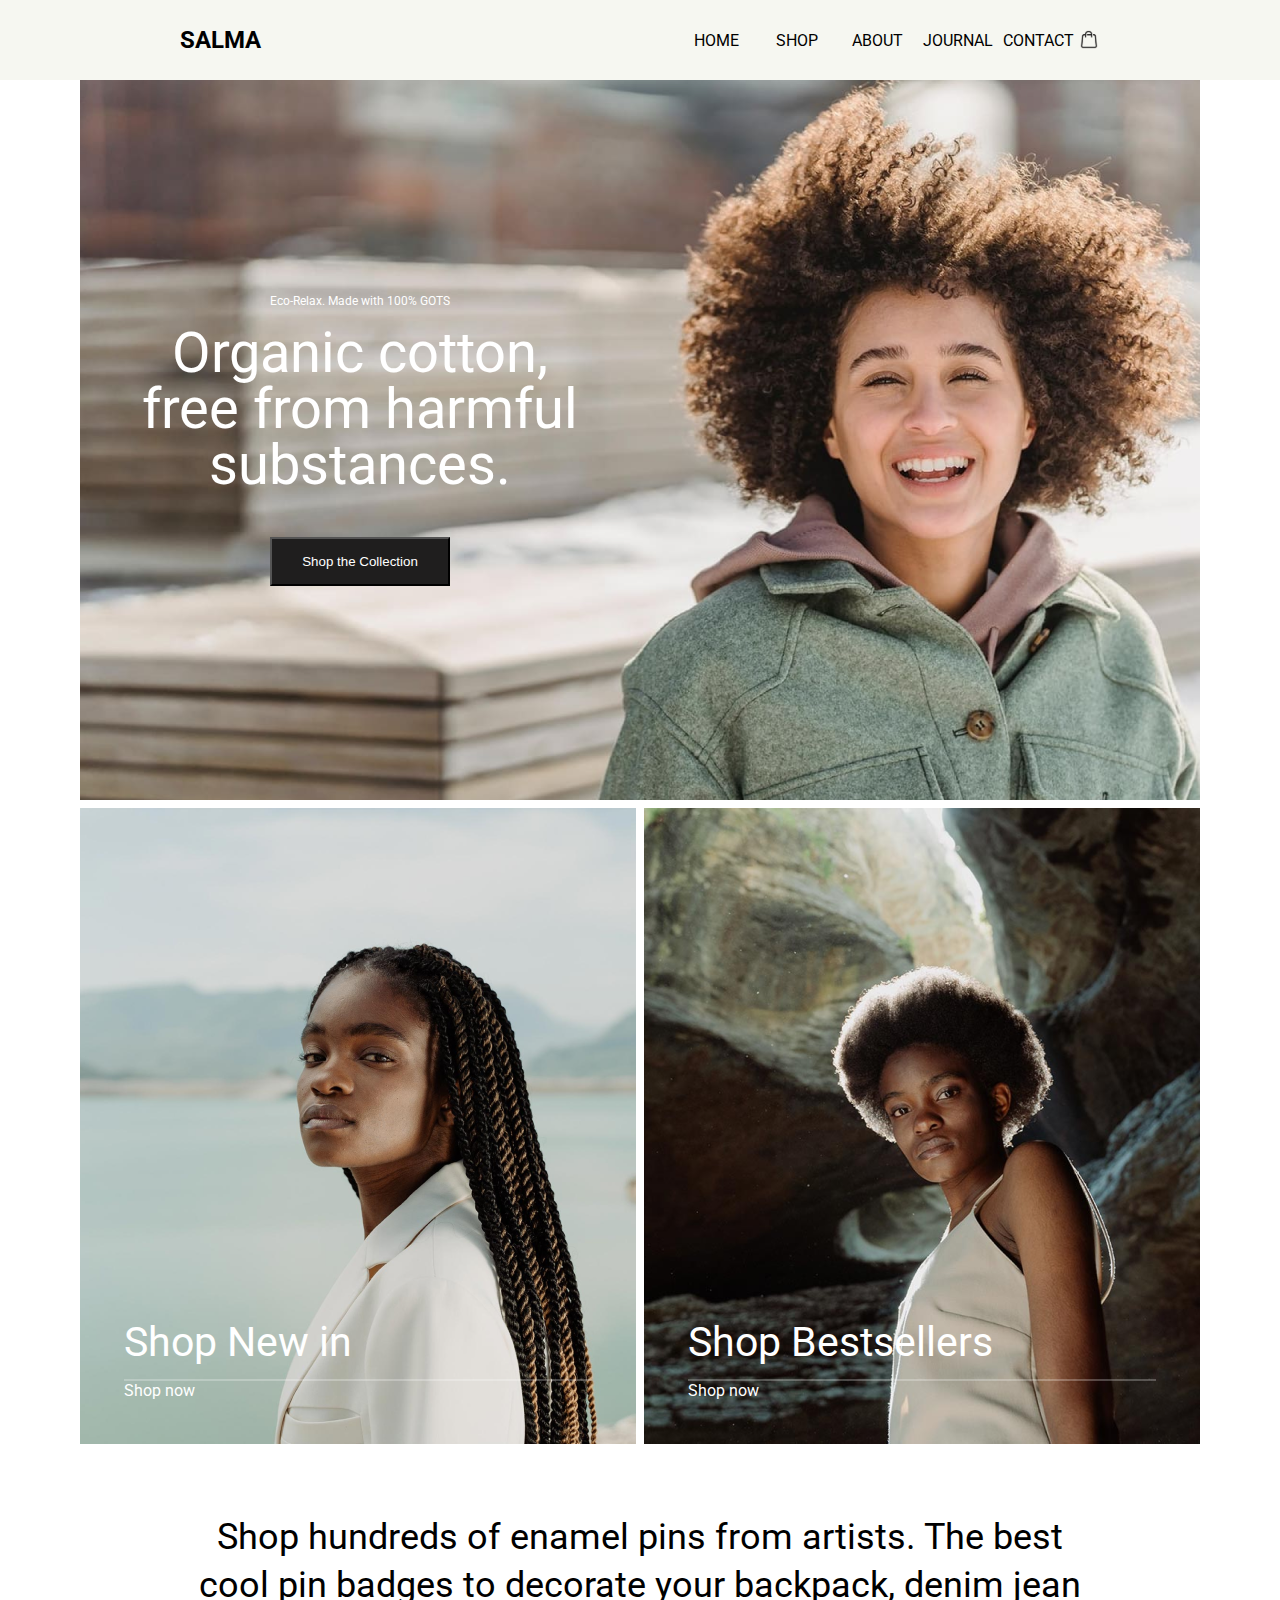
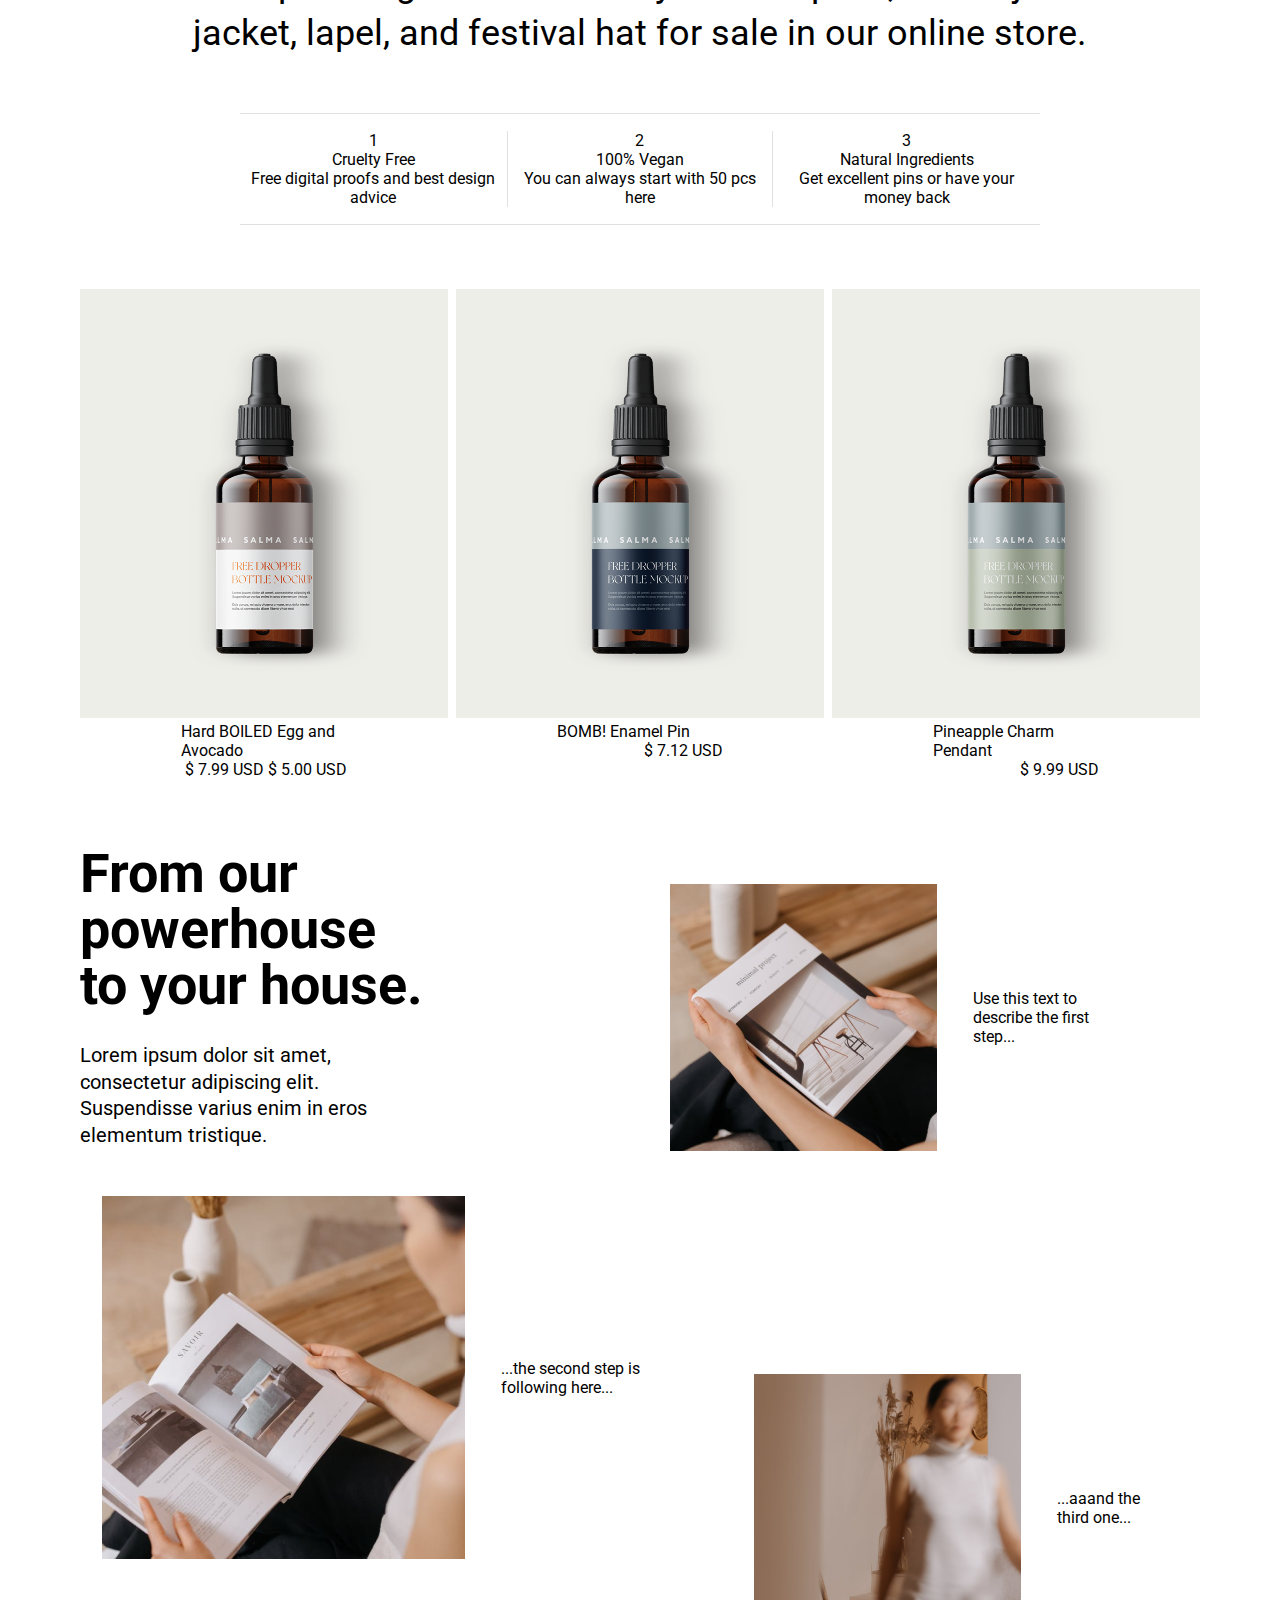
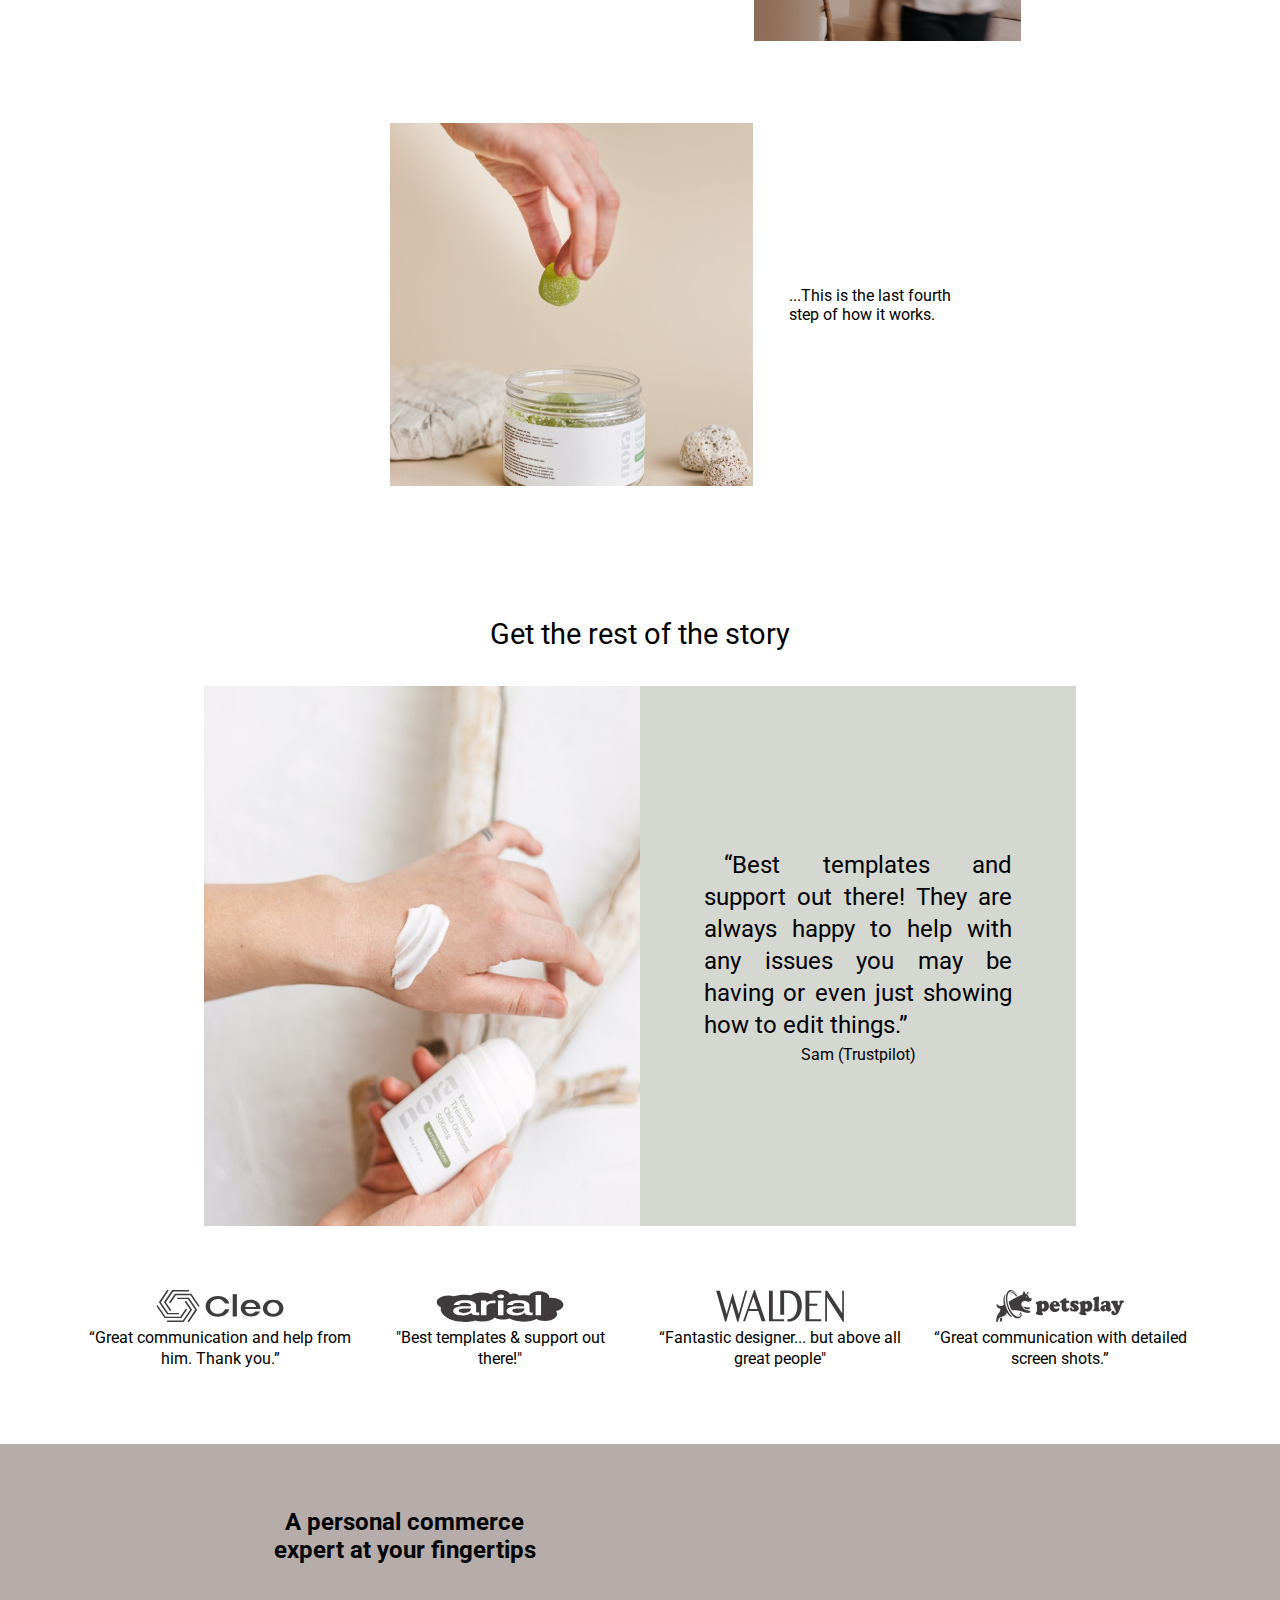
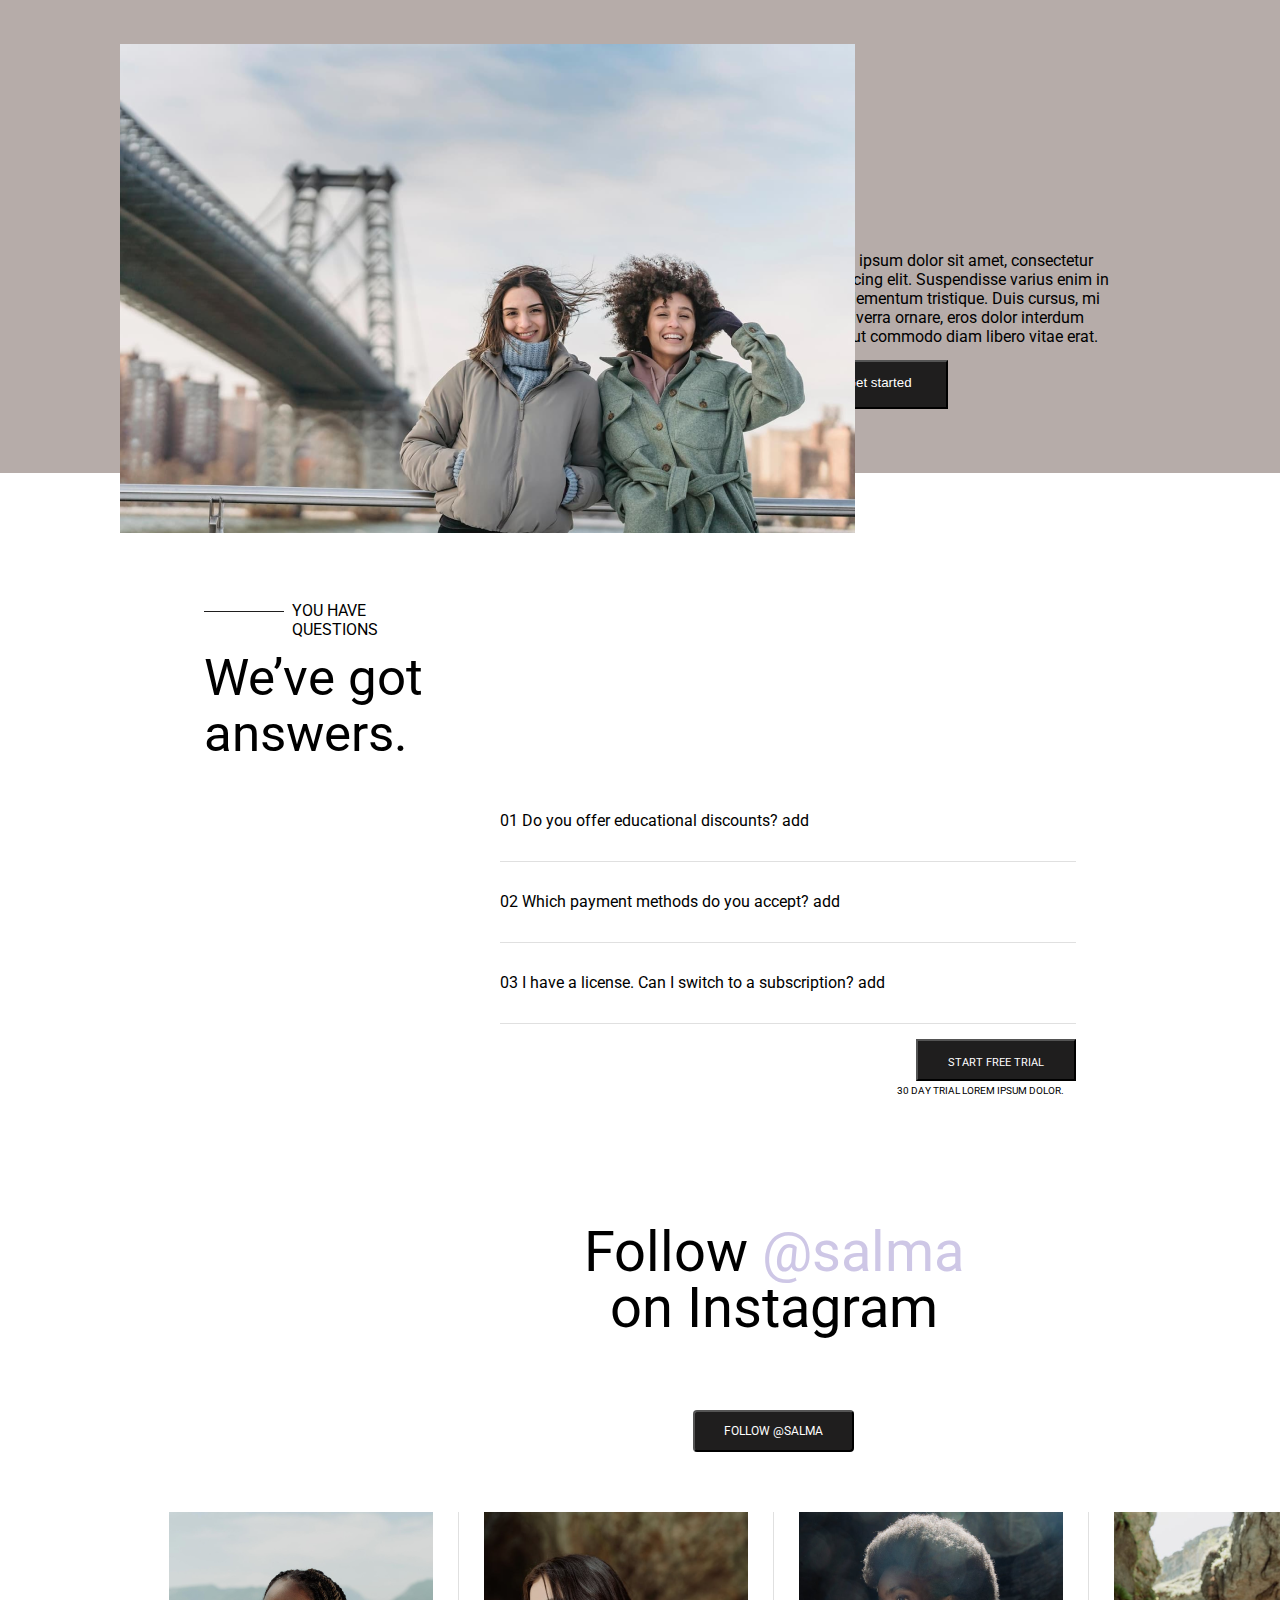
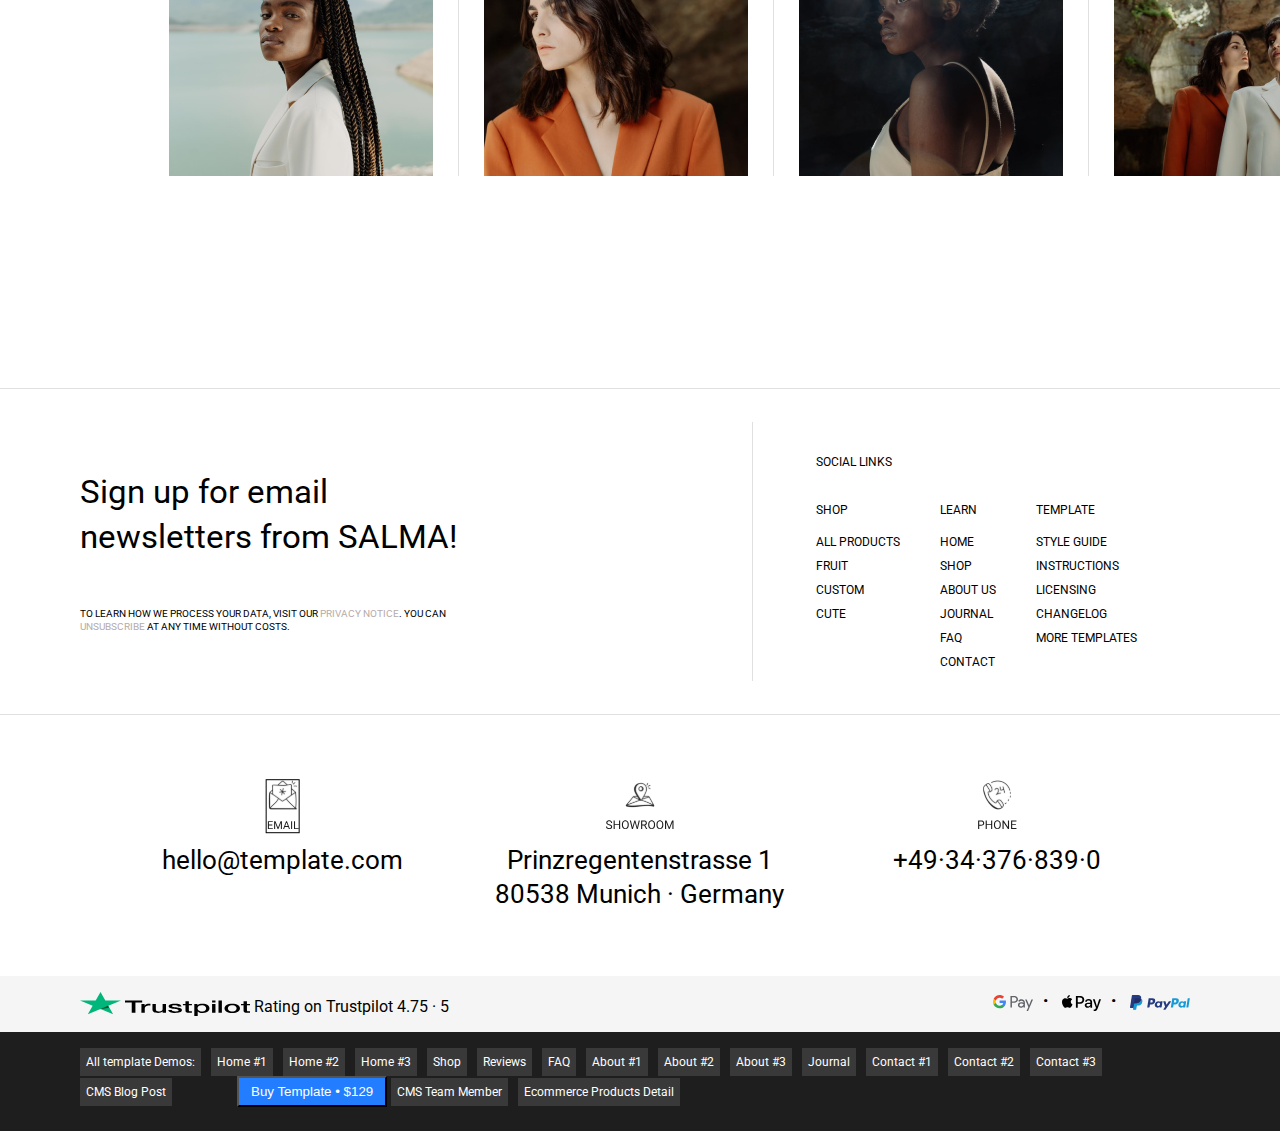
<file: css-10-project-grid-salma+/index.html>
<!DOCTYPE html>
<html lang="en">
<head>
  <meta charset="UTF-8">
  <meta name="viewport" content="width=device-width, initial-scale=1.0">
  <title>Document</title>
  <link rel="stylesheet" href="./assets/css/style.css">
</head>
<body>
  <header class="header">
    <div class="container">
      <div class="nav-bar">
        <h2 class="salma"><a href="#">SALMA</a></h2>
        <a class="home-link" href="">HOME</a>
        <a class="shop-link" href="">SHOP</a>
        <a class="about-link" href="">ABOUT</a>
        <a class="journal-link" href="">JOURNAL</a>
        <a class="contact-link" href="">CONTACT</a>
        <img src="./assets/media/IMAGE.svg" alt="">
      </div>
    </div>
  </header>

  <main class="main">
    <section class="showcase">
      <div class="container">
        <div class="showcase_images">
          <div class="img1">
            <p>Eco-Relax. Made with 100% GOTS</p>
            <h1>Organic cotton, <br>free from harmful <br>substances.</h1>
            <div><button>Shop the Collection</button></div>
          </div>
          <div class="img2">
            <p>Shop New in</p>
            <p>Shop now</p>
          </div>
          <div class="img3">
            <p>Shop Bestsellers</p>
            <p>Shop now</p>
          </div>
        </div>
      </div>
    </section>

    <section class="shop">
      <div class="container">
        <p>Shop hundreds of enamel pins from artists. The best cool pin badges to decorate your backpack, denim jean jacket, lapel, and festival hat for sale in our online store.</p>
        <div class="shop-offer">
          <div>
            <p>1</p>
            <p>Cruelty Free</p>
            <p>Free digital proofs and best design advice</p>
          </div>
          <div>
            <p>2</p>
            <p>100% Vegan</p>
            <p>You can always start with 50 pcs here</p>
          </div>
          <div>
            <p>3</p>
            <p>Natural Ingredients</p>
            <p>Get excellent pins or have your money back</p>
          </div>
        </div>

        <div class="stuff">
          <div>
            <img src="./assets/media/bottle-mockup.png" alt="">
            <p>Hard BOILED Egg and Avocado</p>
            <p>$ 7.99 USD $ 5.00 USD</p>
          </div>
          <div>
            <img src="./assets/media/bottle-mockup2.png" alt="">
            <p>BOMB! Enamel Pin</p>
            <p>$ 7.12 USD</p>
          </div>
          <div>
            <img src="./assets/media/bottle-mockup3.png" alt="">
            <p>Pineapple Charm Pendant</p>
            <p>$ 9.99 USD</p>
          </div>
        </div>
      </div>
    </section>

    <section class="steps">
      <div class="container">
        <div>
          <h2>From our <br> powerhouse <br> to your house.</h2>
          <p>Lorem ipsum dolor sit amet, consectetur adipiscing elit. Suspendisse varius enim in eros elementum tristique.</p>
        </div>
        <div>
          <img src="./assets/media/step1.png" alt="">
          <p>Use this text to <br> describe the first <br> step...</p>
        </div>
        <div>
          <img src="./assets/media/steps2.png" alt="">
          <p>...the second step is <br> following here...</p>
        </div>
        <div>
          <img src="./assets/media/steps3.png" alt="">
          <p>...aaand the <br>third one...</p>
        </div>
        <div>
          <img src="./assets/media/steps4.png" alt="">
          <p>...This is the last fourth <br>step of how it works.</p>
        </div>
      </div>
    </section>

    <section class="rest-of-story">
      <div class="container">
        <h2>Get the rest of the story</h2>
        <div>
          <img src="./assets/media/rest.png" alt="">
        </div>
        <div>
          <blockquote>“Best templates and support out there! They are always happy to help with any issues you may be having or even just showing how to edit things.”</blockquote>
          <p>Sam (Trustpilot)</p>
        </div>
      </div>
    </section>

    <section class="sponsors">
      <div class="container">
        <div>
          <img src="./assets/media/cleo.svg" alt="">
          <p>“Great communication and help from <br>him. Thank you.”</p>
        </div>
        <div>
          <img src="./assets/media/arial.svg" alt="">
          <p>"Best templates & support out <br>there!"</p>
        </div>
        <div>
          <img src="./assets/media/walden.svg" alt="">
          <p>“Fantastic designer... but above all <br>great people"</p>
        </div>
        <div>
          <img src="./assets/media/petsplay.svg" alt="">
          <p>“Great communication with detailed <br>screen shots.”</p>
        </div>
      </div>
    </section>

    <section class="commerce">
      <div class="container">
        <div class="left">
          <h2>A personal commerce <br> expert at your fingertips</h2>
          <img src="./assets/media/commerce.png" alt="">
        </div>
        <div class="right">
          <p>Lorem ipsum dolor sit amet, consectetur adipiscing elit. Suspendisse varius enim in eros elementum tristique. Duis cursus, mi quis viverra ornare, eros dolor interdum nulla, ut commodo diam libero vitae erat.</p>
          <button>Get started</button>
        </div>
      </div>
    </section>

    <section class="answers">
      <div class="container">
        <div class="line"></div>
        <p class="label">YOU HAVE QUESTIONS</p>
        <h2>We’ve got answers.</h2>
        <p class="text-line line1">01 Do you offer educational discounts? <a href="">add</a></p>
        <p class="text-line line2">02 Which payment methods do you accept? <a href="">add</a></p>
        <p class="text-line line3">03 I have a license. Can I switch to a subscription? <a href="">add</a></p>
        <button>Start free trial</button>
        <p>30 day trial lorem ipsum dolor.</p>
      </div>
    </section>

    <section class="follow">
      <div class="container">
        <h2>Follow <span>@salma</span> on Instagram</h2>
        <button>Follow @salma</button>
        <img class="img-1" src="./assets/media/follow1.png" alt="">
        <!-- <div class="img-line line-1"></div> -->
        <img class="img-2" src="./assets/media/follow2.png" alt="">
        <!-- <div class="img-line line-2"></div> -->
        <img class="img-3" src="./assets/media/follow3.png" alt="">
        <!-- <div class="img-line line-3"></div> -->
        <img class="img-4" src="./assets/media/follow4.png" alt="">
      </div>
    </section>

    <section class="sign-up">
      <div class="container">

        <div class="sign-left">
          <div class="top">
            <h2>Sign up for email <br> newsletters from SALMA!</h2>
          </div>
          <div class="bottom">
            <p>To learn how we process your data, visit our <a href="#">Privacy Notice</a>. You can <br><a href="#">unsubscribe</a> at any time without costs.</p>
          </div>
        </div>

        <div class="sign-right">
          <h4>Social Links</h4>
          <div class="links">
            <ul>
              <li><a href="">SHOP</a></li>
              <li><a href="">All products</a></li>
              <li><a href="">Fruit</a></li>
              <li><a href="">Custom</a></li>
              <li><a href="">Cute</a></li>
            </ul>
            <ul>
              <li><a href="">Learn</a></li>
              <li><a href="">Home</a></li>
              <li><a href="">Shop</a></li>
              <li><a href="">About us</a></li>
              <li><a href="">Journal</a></li>
              <li><a href="">FAQ</a></li>
              <li><a href="">Contact</a></li>
            </ul>
            <ul>
              <li><a href="">Template</a></li>
              <li><a href="">Style Guide</a></li>
              <li><a href="">Instructions</a></li>
              <li><a href="">Licensing</a></li>
              <li><a href="">Changelog</a></li>
              <li><a href="">More Templates</a></li>
            </ul>
          </div>
        </div>

      </div>
    </section>

    <section class="contacts">
      <div class="container">
        <div>
          <img src="./assets/media/email.svg" alt="">
          <p>hello@template.com</p>
        </div>
        <div>
          <img src="./assets/media/location.svg" alt="">
          <p>Prinzregentenstrasse 1</p>
          <p>80538 Munich · Germany</p>
        </div>
        <div>
          <img src="./assets/media/phone.svg" alt="">
          <p>+49·34·376·839·0</p>
        </div>
      </div>
    </section>

    <section class="payment">
      <div class="container">
        <div>
          <img src="./assets/media/trustpilot.svg" alt="">
          <p>Rating on Trustpilot 4.75 · 5</p>
        </div>
        <div>
          <a href=""><img src="./assets/media/gpay.svg" alt=""></a>&#8226;
          <a href=""><img src="./assets/media/pay.svg" alt=""></a>&#8226;
          <a href=""><img src="./assets/media/paypal.svg" alt=""></a>
        </div>
      </div>
    </section>

  </main>

  <footer class="foot">
    <div class="container">
      <span>All template Demos:</span>
      <span>Home #1</span>
      <span>Home #2</span>
      <span>Home #3</span>
      <span>Shop</span>
      <span>Reviews</span>
      <span>FAQ</span>
      <span>About #1</span>
      <span>About #2</span>
      <span>About #3</span>
      <span>Journal</span>
      <span>Contact #1</span>
      <span>Contact #2</span>
      <span>Contact #3</span>
      <span>CMS Blog Post</span>
      <button>Buy Template • $129</button>
      <span>CMS Team Member</span>
      <span>Ecommerce Products Detail</span>
    </div>
  </footer>
</body>
</html>
</file>
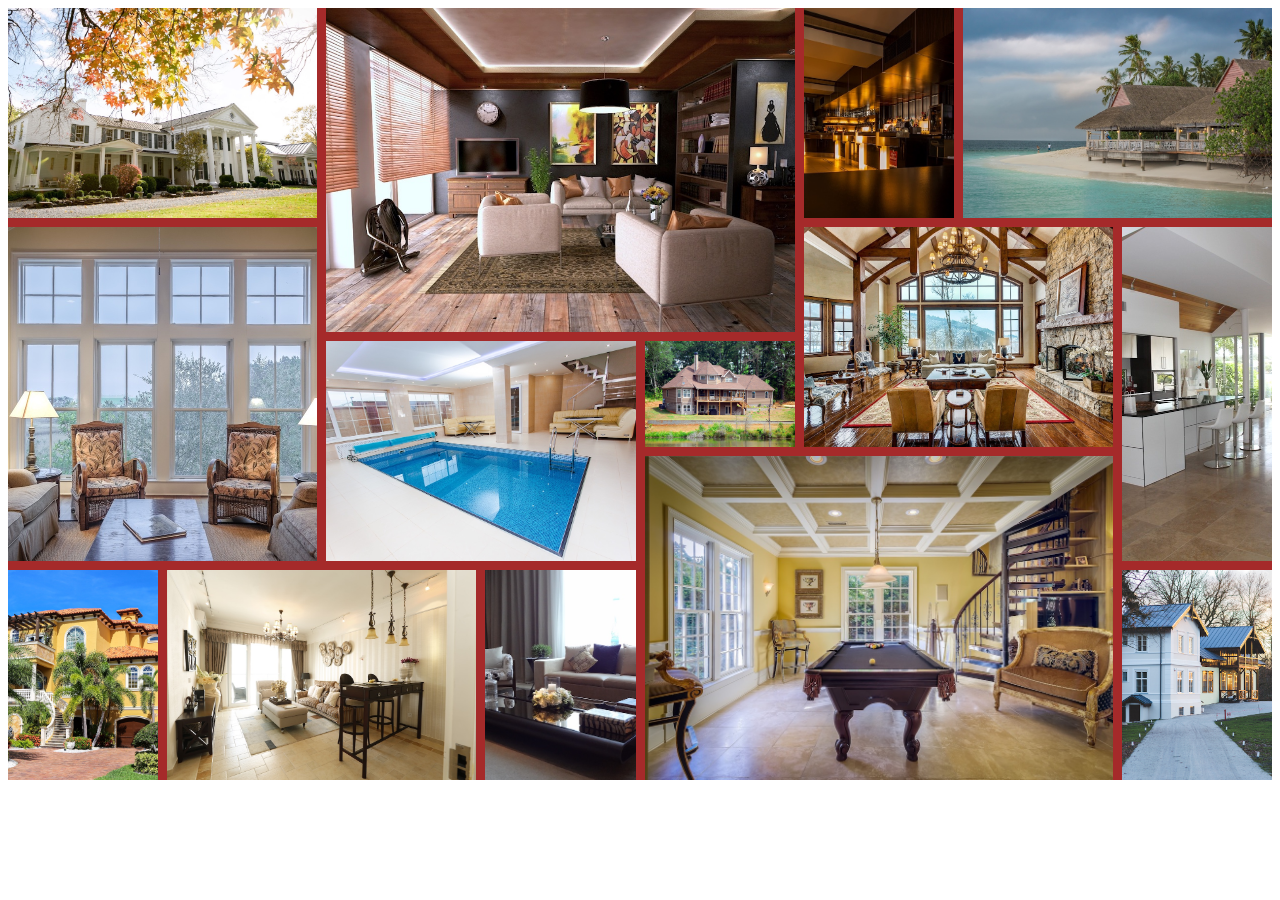
<file: css-10-project-grid/index.html>
<!DOCTYPE html>
<html lang="en">
<head>
  <meta charset="UTF-8">
  <meta name="viewport" content="width=device-width, initial-scale=1.0">
  <title>Document</title>
  <link rel="stylesheet" href="./assets/css/style.css">
</head>
<body>
  <div class="pics">
    <div class="pic img1">
      <img src="./assets/media/gal-1.jpeg" alt="">
    </div>
    <div class="pic img2">
      <img src="./assets/media/gal-2.jpeg" alt="">
    </div>
    <div class="pic img3">
      <img src="./assets/media/gal-3.jpeg" alt="">
    </div>
    <div class="pic img4">
      <img src="./assets/media/gal-4.jpeg" alt="">
    </div>
    <div class="pic img5">
      <img src="./assets/media/gal-5.jpeg" alt="">
    </div>
    <div class="pic img6">
      <img src="./assets/media/gal-6.jpeg" alt="">
    </div>
    <div class="pic img7">
      <img src="./assets/media/gal-7.jpeg" alt="">
    </div>
    <div class="pic img8">
      <img src="./assets/media/gal-8.jpeg" alt="">
    </div>
    <div class="pic img9">
      <img src="./assets/media/gal-9.jpeg" alt="">
    </div>
    <div class="pic img10">
      <img src="./assets/media/gal-10.jpeg" alt="">
    </div>
    <div class="pic img11">
      <img src="./assets/media/gal-11.jpeg" alt="">
    </div>
    <div class="pic img12">
      <img src="./assets/media/gal-12.jpeg" alt="">
    </div>
    <div class="pic img13">
      <img src="./assets/media/gal-13.jpeg" alt="">
    </div>
    <div class="pic img14">
      <img src="./assets/media/gal-14.jpeg" alt="">
    </div>
  </div>
</body>
</html>
</file>
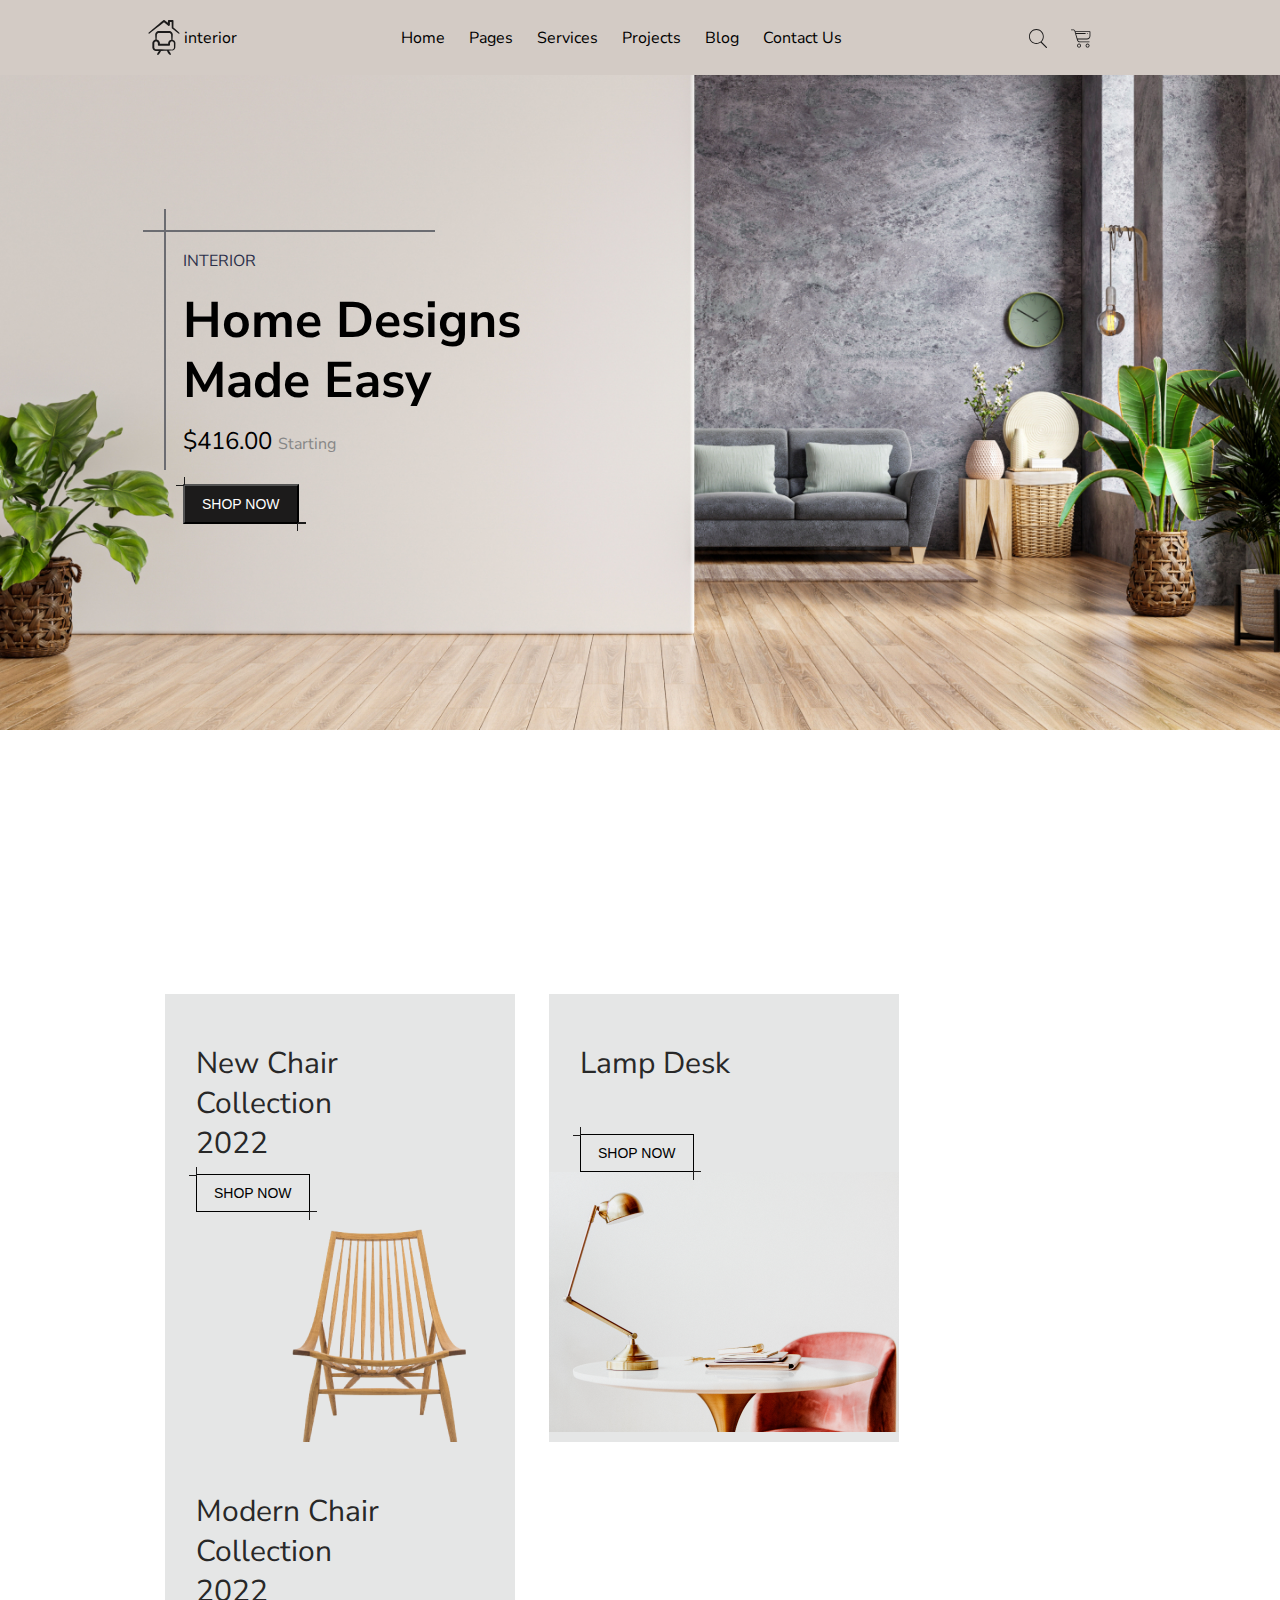
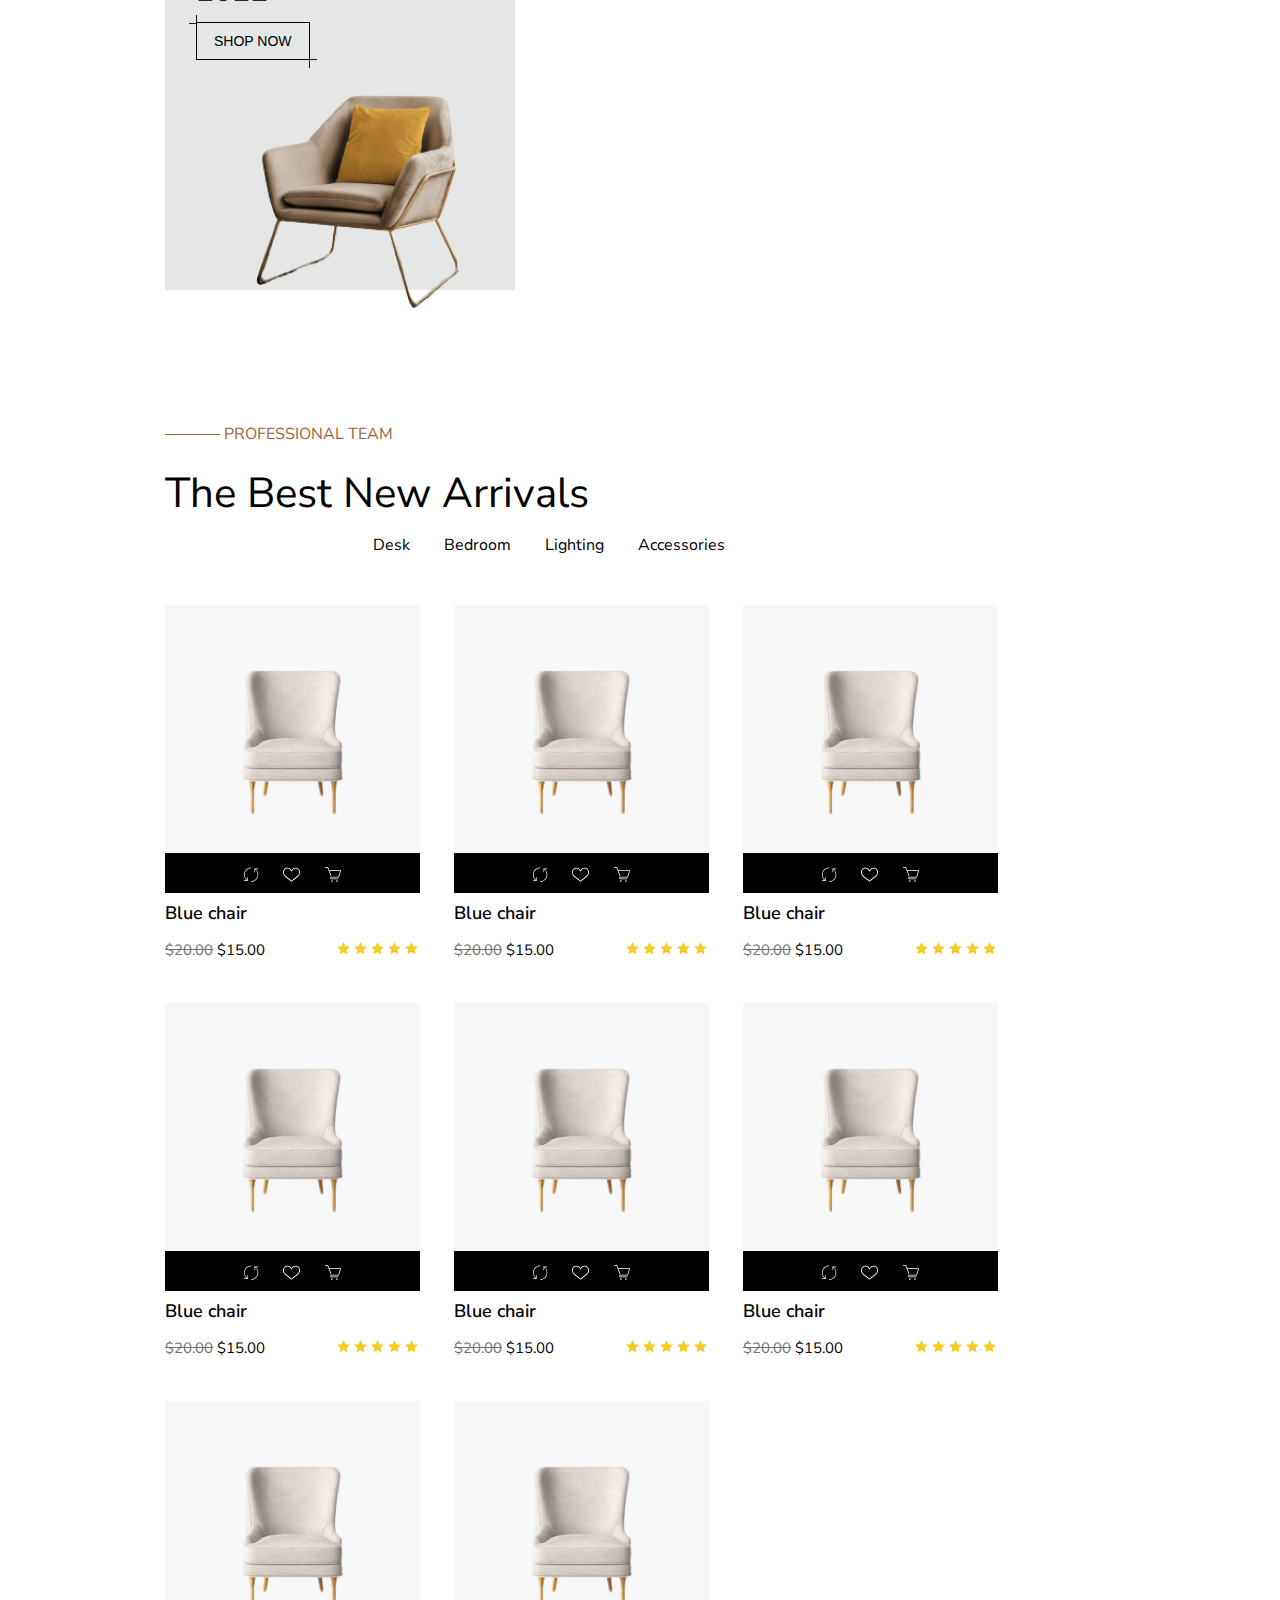
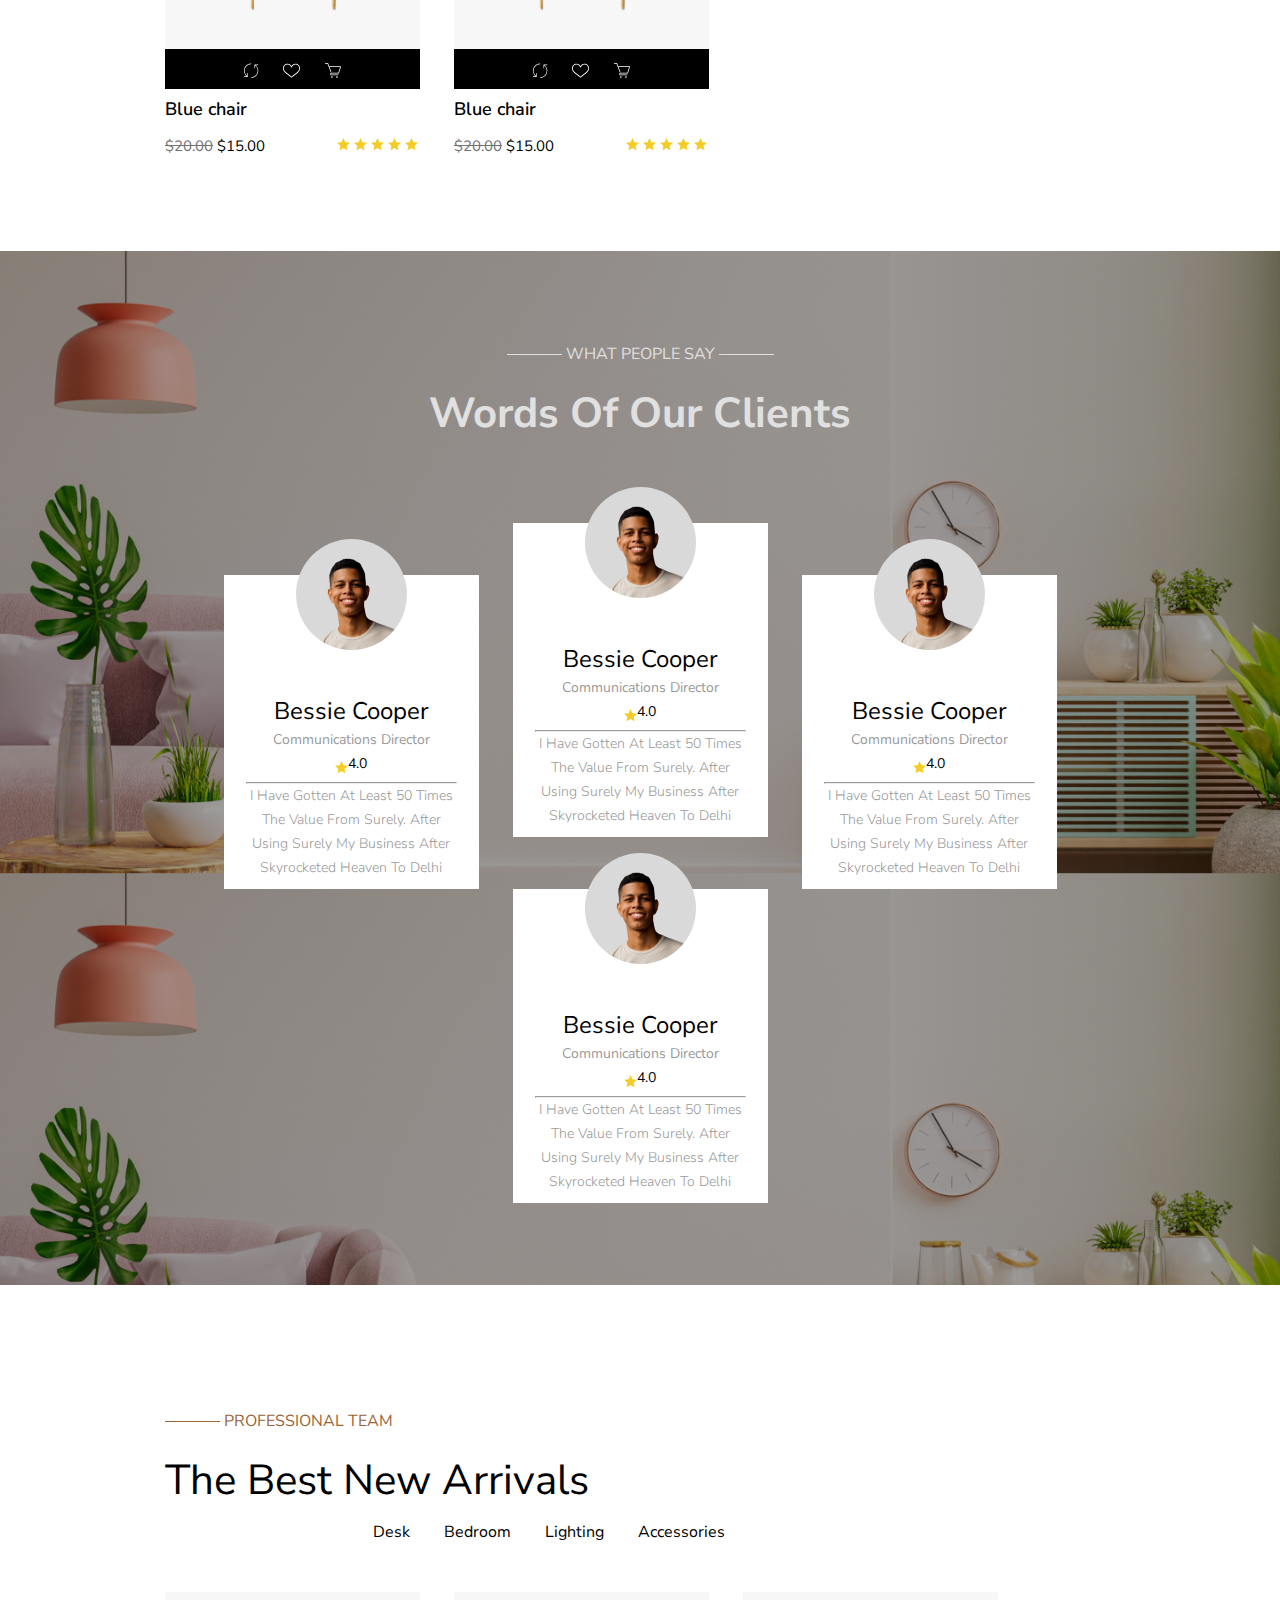
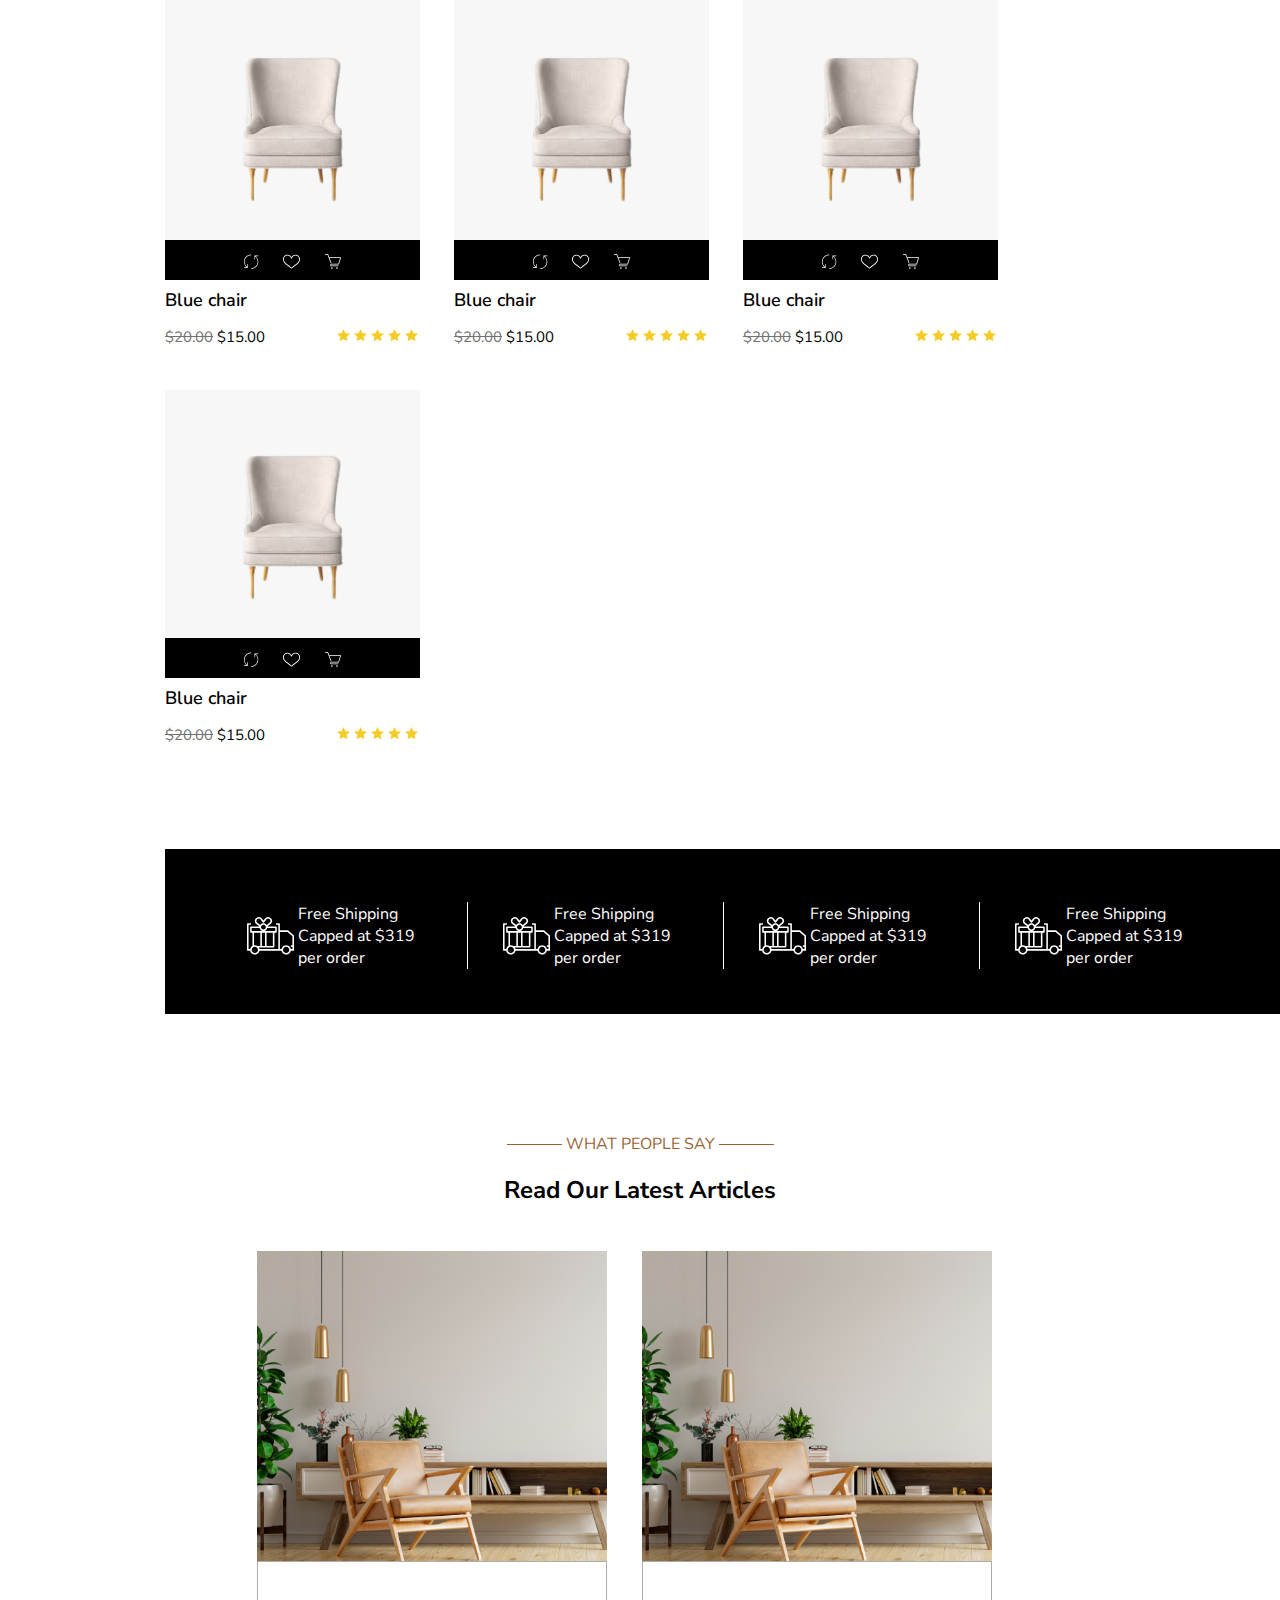
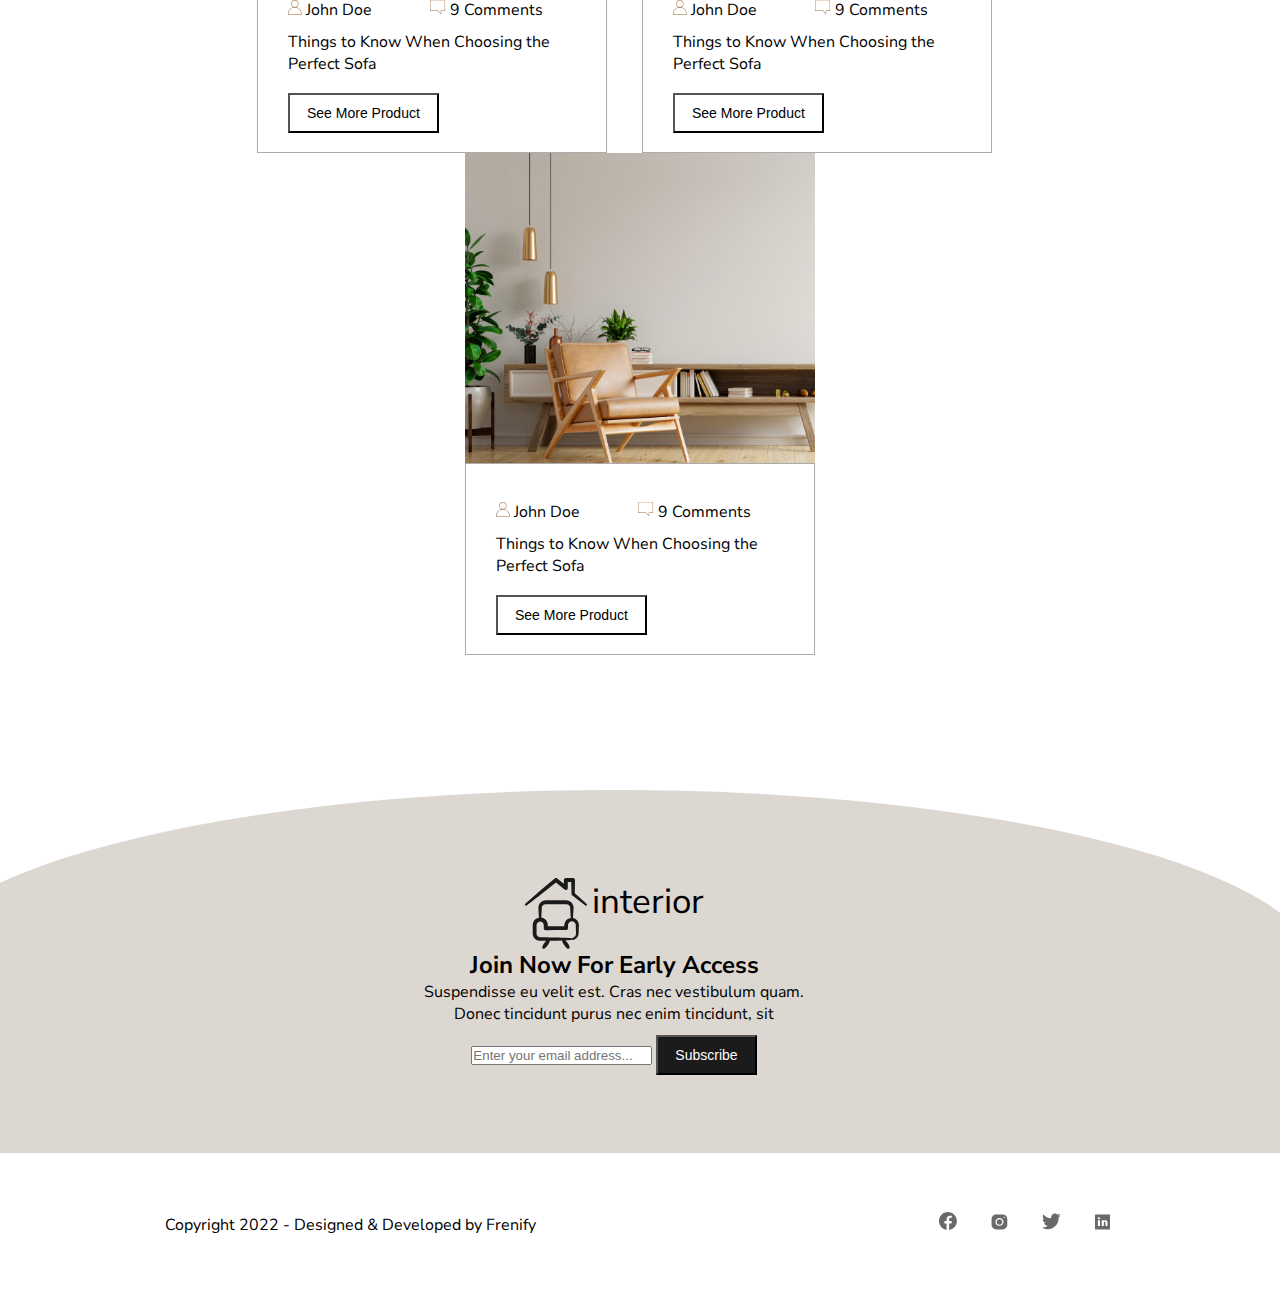
<file: css-7-project-interior/index.html>
<!DOCTYPE html>
<html lang="en">
<head>
  <meta charset="UTF-8">
  <meta name="viewport" content="width=device-width, initial-scale=1.0">
  <title>Document</title>
  <link rel="stylesheet" href="./assets/css/style.css">
</head>
<body>
  <header class="header">
    <div class="nav-panel">
      <div class="logo">
        <img src="./assets/media/Group.svg" alt="home">
        <p>interior</p>
      </div>
  
      <nav class="nav-links">
        <ul>
          <li><a href="">Home</a></li>
          <li><a href="">Pages</a></li>
          <li><a href="">Services</a></li>
          <li><a href="">Projects</a></li>
          <li><a href="">Blog</a></li>
          <li><a href="">Contact Us</a></li>
        </ul>
      </nav>
  
      <div class="search-busket">
        <img src="./assets/media/Vector.svg" alt="">
        <img src="./assets/media/busket.svg" alt="">
      </div>
    </div>

    <div class="header-text">
      <div class="vertical-line"></div>
      <div class="horizontal-line"></div>
      <p>INTERIOR</p>
      <h1>Home Designs
        Made Easy</h1>
      <p>$416.00 <span>Starting</span></p>
      <button>
        <div class="ver-line"></div>
        <div class="hor-line"></div>
        <div class="bttm"></div>
        <div class="right"></div>
        SHOP NOW
      </button>
    </div>

  </header>

  <main class="main">
    <section class="collection">
      <div class="card">
        <h2>New Chair
          Collection 2022</h2>
          <button>
            <div class="ver-line"></div>
            <div class="hor-line"></div>
            <div class="bttm"></div>
            <div class="right"></div>
            SHOP NOW
          </button>
        <img src="./assets/media/chair.png" alt="">
      </div>

      <div class="card">
        <h2>Lamp Desk</h2>
        <button>
          <div class="ver-line"></div>
          <div class="hor-line"></div>
          <div class="bttm"></div>
          <div class="right"></div>
          SHOP NOW
        </button>
        <img src="./assets/media/table.png" alt="">
      </div>

      <div class="card">
        <h2>Modern Chair
          Collection 2022</h2>
          <button>
            <div class="ver-line"></div>
            <div class="hor-line"></div>
            <div class="bttm"></div>
            <div class="right"></div>
            SHOP NOW
          </button>
        <img src="./assets/media/chair-sofa.png" alt="">
      </div>
    </section>

    <section class="new-garments">
      <div class="title">
        <div class="cross"></div>
        <p>PROFESSIONAL TEAM</p>
      </div>
      <div class="section-nav">
        <h2>The Best New Arrivals</h2>
        <nav>
          <ul>
            <li><a href="">Desk</a></li>
            <li><a href="">Bedroom</a></li>
            <li><a href="">Lighting</a></li>
            <li><a href="">Accessories</a></li>
          </ul>
        </nav>
      </div>

      <div class="garments_card">
        <div>
          <img src="./assets/media/garment-chair.png" alt="">
          <div class="ico-set">
            <img src="./assets/media/reload-ico.svg" alt="">
            <img src="./assets/media/heart-ico.svg" alt="">
            <img src="./assets/media/busket-ico.svg" alt="">
          </div>
        </div>

        <div>
          <h3>Blue chair</h3>
          <p><span> $20.00 </span>   $15.00</p>
          <div>
            <img src="./assets/media/star.svg" alt="">
            <img src="./assets/media/star.svg" alt="">
            <img src="./assets/media/star.svg" alt="">
            <img src="./assets/media/star.svg" alt="">
            <img src="./assets/media/star.svg" alt="">
           
          </div>
        </div>
      </div>

      <div class="garments_card">
        <div>
          <img src="./assets/media/garment-chair.png" alt="">
          <div class="ico-set">
            <img src="./assets/media/reload-ico.svg" alt="">
            <img src="./assets/media/heart-ico.svg" alt="">
            <img src="./assets/media/busket-ico.svg" alt="">
          </div>
        </div>

        <div>
          <h3>Blue chair</h3>
          <p><span> $20.00 </span>   $15.00</p>
          <div>
            <img src="./assets/media/star.svg" alt="">
            <img src="./assets/media/star.svg" alt="">
            <img src="./assets/media/star.svg" alt="">
            <img src="./assets/media/star.svg" alt="">
            <img src="./assets/media/star.svg" alt="">
           
          </div>
        </div>
      </div>

      <div class="garments_card">
        <div>
          <img src="./assets/media/garment-chair.png" alt="">
          <div class="ico-set">
            <img src="./assets/media/reload-ico.svg" alt="">
            <img src="./assets/media/heart-ico.svg" alt="">
            <img src="./assets/media/busket-ico.svg" alt="">
          </div>
        </div>

        <div>
          <h3>Blue chair</h3>
          <p><span> $20.00 </span>   $15.00</p>
          <div>
            <img src="./assets/media/star.svg" alt="">
            <img src="./assets/media/star.svg" alt="">
            <img src="./assets/media/star.svg" alt="">
            <img src="./assets/media/star.svg" alt="">
            <img src="./assets/media/star.svg" alt="">
           
          </div>
        </div>
      </div>

      <div class="garments_card">
        <div>
          <img src="./assets/media/garment-chair.png" alt="">
          <div class="ico-set">
            <img src="./assets/media/reload-ico.svg" alt="">
            <img src="./assets/media/heart-ico.svg" alt="">
            <img src="./assets/media/busket-ico.svg" alt="">
          </div>
        </div>

        <div>
          <h3>Blue chair</h3>
          <p><span> $20.00 </span>   $15.00</p>
          <div>
            <img src="./assets/media/star.svg" alt="">
            <img src="./assets/media/star.svg" alt="">
            <img src="./assets/media/star.svg" alt="">
            <img src="./assets/media/star.svg" alt="">
            <img src="./assets/media/star.svg" alt="">
           
          </div>
        </div>
      </div>

      <div class="garments_card">
        <div>
          <img src="./assets/media/garment-chair.png" alt="">
          <div class="ico-set">
            <img src="./assets/media/reload-ico.svg" alt="">
            <img src="./assets/media/heart-ico.svg" alt="">
            <img src="./assets/media/busket-ico.svg" alt="">
          </div>
        </div>

        <div>
          <h3>Blue chair</h3>
          <p><span> $20.00 </span>   $15.00</p>
          <div>
            <img src="./assets/media/star.svg" alt="">
            <img src="./assets/media/star.svg" alt="">
            <img src="./assets/media/star.svg" alt="">
            <img src="./assets/media/star.svg" alt="">
            <img src="./assets/media/star.svg" alt="">
           
          </div>
        </div>
      </div>

      <div class="garments_card">
        <div>
          <img src="./assets/media/garment-chair.png" alt="">
          <div class="ico-set">
            <img src="./assets/media/reload-ico.svg" alt="">
            <img src="./assets/media/heart-ico.svg" alt="">
            <img src="./assets/media/busket-ico.svg" alt="">
          </div>
        </div>

        <div>
          <h3>Blue chair</h3>
          <p><span> $20.00 </span>   $15.00</p>
          <div>
            <img src="./assets/media/star.svg" alt="">
            <img src="./assets/media/star.svg" alt="">
            <img src="./assets/media/star.svg" alt="">
            <img src="./assets/media/star.svg" alt="">
            <img src="./assets/media/star.svg" alt="">
           
          </div>
        </div>
      </div>

      <div class="garments_card">
        <div>
          <img src="./assets/media/garment-chair.png" alt="">
          <div class="ico-set">
            <img src="./assets/media/reload-ico.svg" alt="">
            <img src="./assets/media/heart-ico.svg" alt="">
            <img src="./assets/media/busket-ico.svg" alt="">
          </div>
        </div>

        <div>
          <h3>Blue chair</h3>
          <p><span> $20.00 </span>   $15.00</p>
          <div>
            <img src="./assets/media/star.svg" alt="">
            <img src="./assets/media/star.svg" alt="">
            <img src="./assets/media/star.svg" alt="">
            <img src="./assets/media/star.svg" alt="">
            <img src="./assets/media/star.svg" alt="">
           
          </div>
        </div>
      </div>

      <div class="garments_card">
        <div>
          <img src="./assets/media/garment-chair.png" alt="">
          <div class="ico-set">
            <img src="./assets/media/reload-ico.svg" alt="">
            <img src="./assets/media/heart-ico.svg" alt="">
            <img src="./assets/media/busket-ico.svg" alt="">
          </div>
        </div>

        <div>
          <h3>Blue chair</h3>
          <p><span> $20.00 </span>   $15.00</p>
          <div>
            <img src="./assets/media/star.svg" alt="">
            <img src="./assets/media/star.svg" alt="">
            <img src="./assets/media/star.svg" alt="">
            <img src="./assets/media/star.svg" alt="">
            <img src="./assets/media/star.svg" alt="">
           
          </div>
        </div>
      </div>

    </section>

    <article class="feedback">
      <div class="title">
        <div class="preline"></div>
        <p>WHAT PEOPLE SAY</p>
        <div class="postline"></div>
      </div>
      <h2>Words Of Our Clients</h2>

      <div class="card-wrapper">
        <div class="feed-card">
          <img src="./assets/media/portrait.png" alt="">
          <p>Bessie Cooper</p>
          <p>Communications Director</p>
          <div>
            <img src="./assets/media/star.svg" alt=""><span>4.0</span>
          </div>
          <hr>
          <p>I Have Gotten At Least 50 Times The Value From Surely. After Using Surely My Business After Skyrocketed Heaven To Delhi</p>
        </div>
        <div class="feed-card">
          <img src="./assets/media/portrait.png" alt="">
          <p>Bessie Cooper</p>
          <p>Communications Director</p>
          <div>
            <img src="./assets/media/star.svg" alt=""><span>4.0</span>
          </div>
          <hr>
          <p>I Have Gotten At Least 50 Times The Value From Surely. After Using Surely My Business After Skyrocketed Heaven To Delhi</p>
        </div>
        <div class="feed-card">
          <img src="./assets/media/portrait.png" alt="">
          <p>Bessie Cooper</p>
          <p>Communications Director</p>
          <div>
            <img src="./assets/media/star.svg" alt=""><span>4.0</span>
          </div>
          <hr>
          <p>I Have Gotten At Least 50 Times The Value From Surely. After Using Surely My Business After Skyrocketed Heaven To Delhi</p>
        </div>
        <div class="feed-card">
          <img src="./assets/media/portrait.png" alt="">
          <p>Bessie Cooper</p>
          <p>Communications Director</p>
          <div>
            <img src="./assets/media/star.svg" alt=""><span>4.0</span>
          </div>
          <hr>
          <p>I Have Gotten At Least 50 Times The Value From Surely. After Using Surely My Business After Skyrocketed Heaven To Delhi</p>
        </div>
      </div>

    </article>

    <section class="special">
      <div class="title">
        <div class="cross"></div>
        <p>PROFESSIONAL TEAM</p>
      </div>
      <div class="section-nav">
        <h2>The Best New Arrivals</h2>
        <nav>
          <ul>
            <li><a href="">Desk</a></li>
            <li><a href="">Bedroom</a></li>
            <li><a href="">Lighting</a></li>
            <li><a href="">Accessories</a></li>
          </ul>
        </nav>
      </div>

      <div class="garments_card">
        <div>
          <img src="./assets/media/garment-chair.png" alt="">
          <div class="ico-set">
            <img src="./assets/media/reload-ico.svg" alt="">
            <img src="./assets/media/heart-ico.svg" alt="">
            <img src="./assets/media/busket-ico.svg" alt="">
          </div>
        </div>

        <div>
          <h3>Blue chair</h3>
          <p><span> $20.00 </span>   $15.00</p>
          <div>
            <img src="./assets/media/star.svg" alt="">
            <img src="./assets/media/star.svg" alt="">
            <img src="./assets/media/star.svg" alt="">
            <img src="./assets/media/star.svg" alt="">
            <img src="./assets/media/star.svg" alt="">
           
          </div>
        </div>
      </div>

      <div class="garments_card">
        <div>
          <img src="./assets/media/garment-chair.png" alt="">
          <div class="ico-set">
            <img src="./assets/media/reload-ico.svg" alt="">
            <img src="./assets/media/heart-ico.svg" alt="">
            <img src="./assets/media/busket-ico.svg" alt="">
          </div>
        </div>

        <div>
          <h3>Blue chair</h3>
          <p><span> $20.00 </span>   $15.00</p>
          <div>
            <img src="./assets/media/star.svg" alt="">
            <img src="./assets/media/star.svg" alt="">
            <img src="./assets/media/star.svg" alt="">
            <img src="./assets/media/star.svg" alt="">
            <img src="./assets/media/star.svg" alt="">
           
          </div>
        </div>
      </div>

      <div class="garments_card">
        <div>
          <img src="./assets/media/garment-chair.png" alt="">
          <div class="ico-set">
            <img src="./assets/media/reload-ico.svg" alt="">
            <img src="./assets/media/heart-ico.svg" alt="">
            <img src="./assets/media/busket-ico.svg" alt="">
          </div>
        </div>

        <div>
          <h3>Blue chair</h3>
          <p><span> $20.00 </span>   $15.00</p>
          <div>
            <img src="./assets/media/star.svg" alt="">
            <img src="./assets/media/star.svg" alt="">
            <img src="./assets/media/star.svg" alt="">
            <img src="./assets/media/star.svg" alt="">
            <img src="./assets/media/star.svg" alt="">
           
          </div>
        </div>
      </div>

      <div class="garments_card">
        <div>
          <img src="./assets/media/garment-chair.png" alt="">
          <div class="ico-set">
            <img src="./assets/media/reload-ico.svg" alt="">
            <img src="./assets/media/heart-ico.svg" alt="">
            <img src="./assets/media/busket-ico.svg" alt="">
          </div>
        </div>

        <div>
          <h3>Blue chair</h3>
          <p><span> $20.00 </span>   $15.00</p>
          <div>
            <img src="./assets/media/star.svg" alt="">
            <img src="./assets/media/star.svg" alt="">
            <img src="./assets/media/star.svg" alt="">
            <img src="./assets/media/star.svg" alt="">
            <img src="./assets/media/star.svg" alt="">
           
          </div>
        </div>
      </div>
    </section>

    <article class="service">
      <div>
        <img src="./assets/media/truck.svg" alt="">
        <div>
          <p>Free Shipping</p>
          <p>Capped at $319 per order</p>
        </div>
      </div>
      <div>
        <img src="./assets/media/truck.svg" alt="">
        <div>
          <p>Free Shipping</p>
          <p>Capped at $319 per order</p>
        </div>
      </div>
      <div>
        <img src="./assets/media/truck.svg" alt="">
        <div>
          <p>Free Shipping</p>
          <p>Capped at $319 per order</p>
        </div>
      </div>
      <div>
        <img src="./assets/media/truck.svg" alt="">
        <div>
          <p>Free Shipping</p>
          <p>Capped at $319 per order</p>
        </div>
      </div>
    </article>

    <article class="articles">
      <div class="title">
        <div class="preline"></div>
        <p>WHAT PEOPLE SAY</p>
        <div class="postline"></div>
      </div>
      <h2>Read Our Latest Articles</h2>

      <div class="art-card">
        <div class="image"></div>

        <div class="art-card_text">
          <div>
            <img src="./assets/media/user-ico.svg" alt="">
            <p>John Doe</p>
          </div>
          <div>
            <img src="./assets/media/chat.svg" alt="">
            <p>9 Comments</p>
          </div>
          <p>Things to Know When Choosing
            the Perfect Sofa</p>
          <button>See More Product</button>
        </div>

      </div>
      <div class="art-card">
        <div class="image"></div>

        <div class="art-card_text">
          <div>
            <img src="./assets/media/user-ico.svg" alt="">
            <p>John Doe</p>
          </div>
          <div>
            <img src="./assets/media/chat.svg" alt="">
            <p>9 Comments</p>
          </div>
          <p>Things to Know When Choosing
            the Perfect Sofa</p>
          <button>See More Product</button>
        </div>

      </div>
      <div class="art-card">
        <div class="image"></div>

        <div class="art-card_text">
          <div>
            <img src="./assets/media/user-ico.svg" alt="">
            <p>John Doe</p>
          </div>
          <div>
            <img src="./assets/media/chat.svg" alt="">
            <p>9 Comments</p>
          </div>
          <p>Things to Know When Choosing
            the Perfect Sofa</p>
          <button>See More Product</button>
        </div>

      </div>
    </article>

    <article class="contact">

      <div class="back-color">
        <div class="logo">
          <img src="./assets/media/Group.svg" alt="home">
          <p>interior</p>
        </div>
        <h2>Join Now For Early Access</h2>
        <p>Suspendisse eu velit est. Cras nec vestibulum quam. Donec tincidunt purus nec enim tincidunt, sit</p>
        <form action="#">
          <input type="email" placeholder="Enter your email address...">
          <button>Subscribe</button>
        </form>
      </div>

    </article>

    <footer>
      <p>Copyright 2022 - Designed & Developed by Frenify</p>
      <div class="social">
        <a href=""><img src="./assets/media/facebook.svg" alt=""></a>
        <a href=""><img src="./assets/media/instagram.svg" alt=""></a>
        <a href=""><img src="./assets/media/twitter.svg" alt=""></a>
        <a href=""><img src="./assets/media/linkedin.svg" alt=""></a>
      </div>
    </footer>
    <br>
  </main>
</body>
</file>
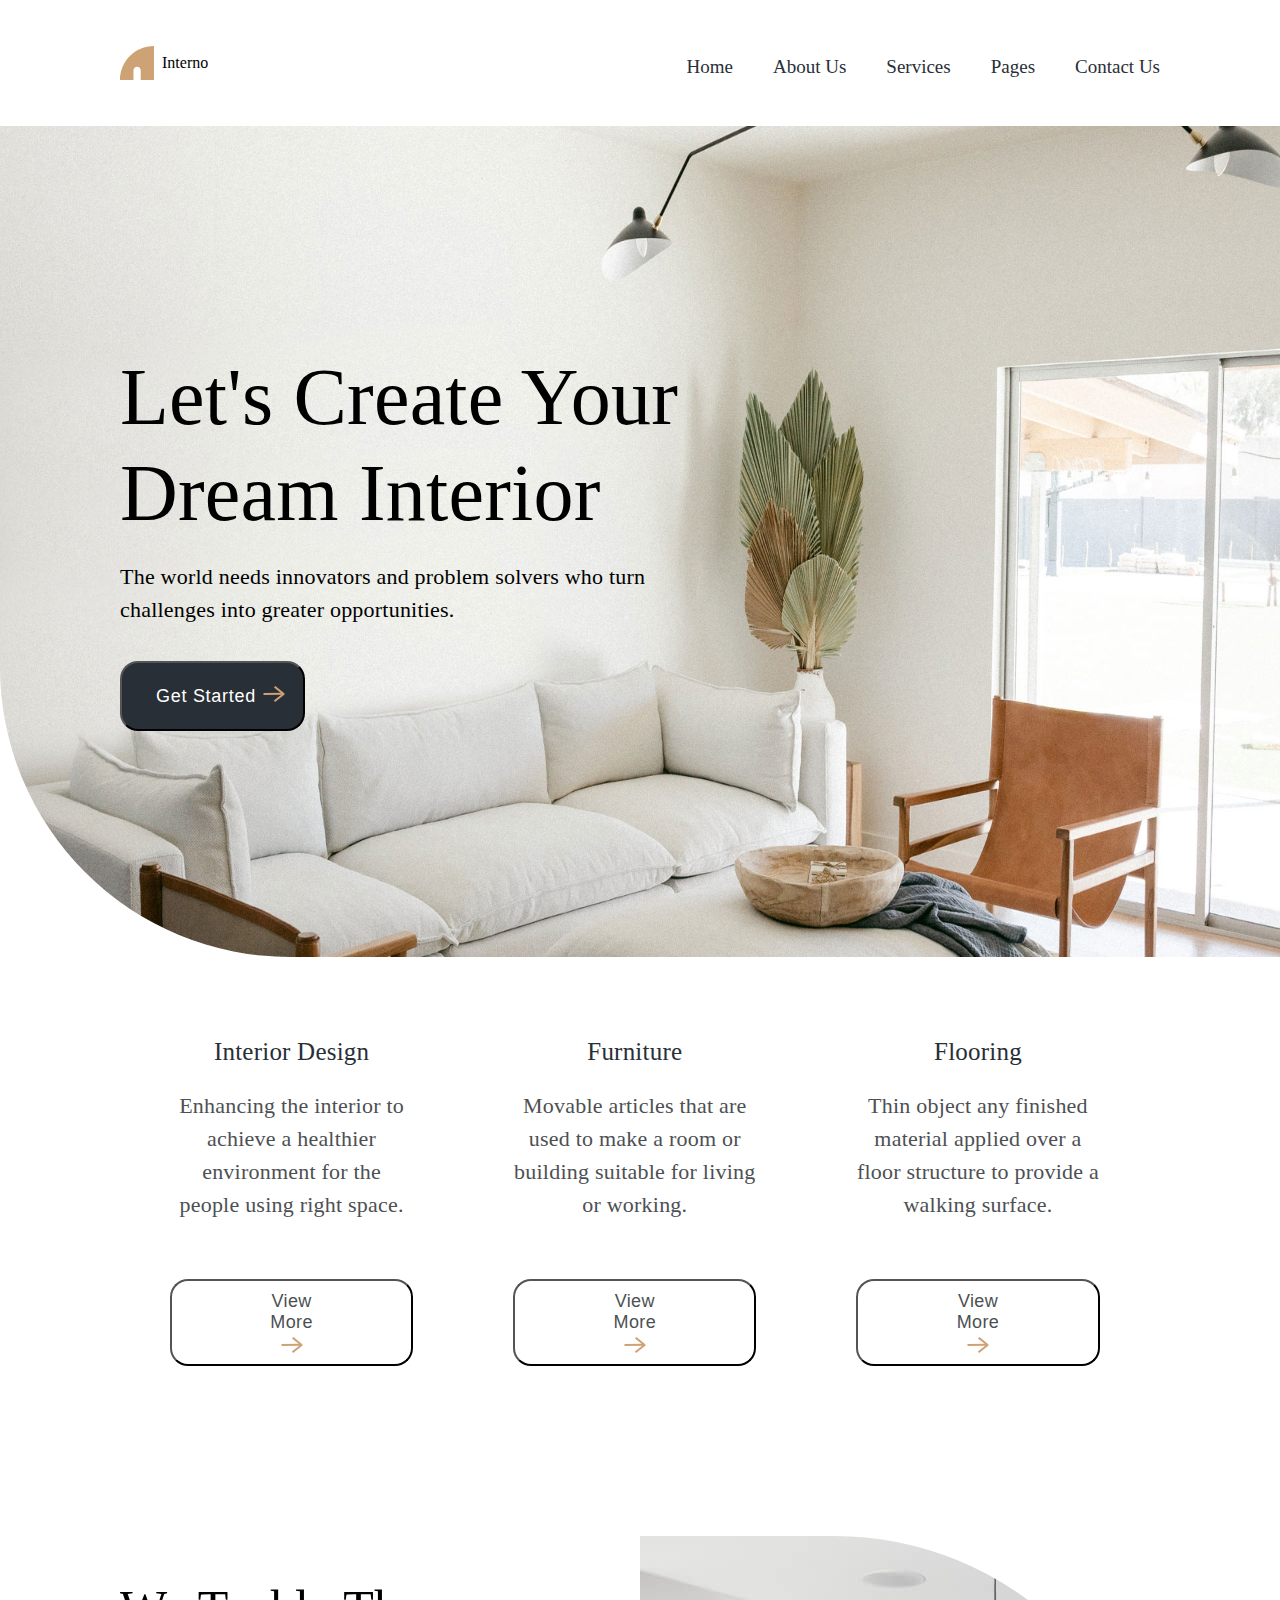
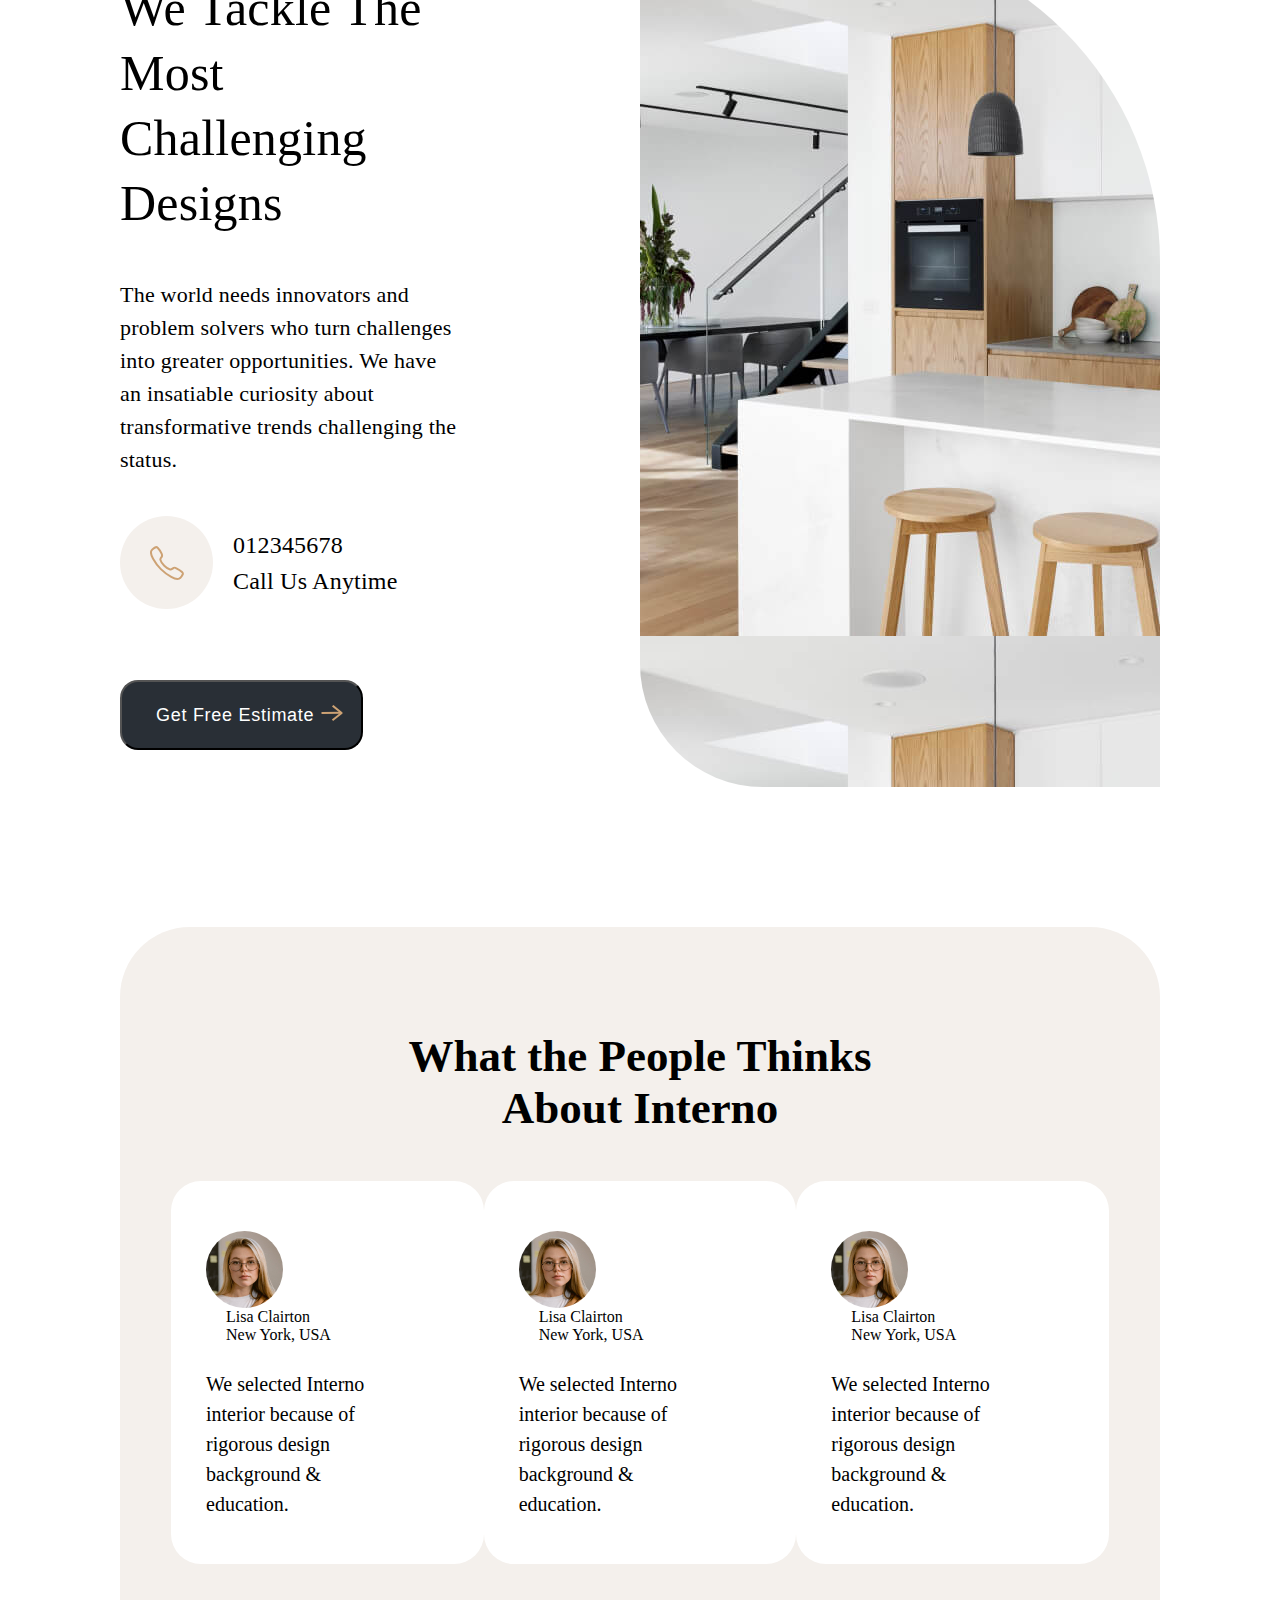
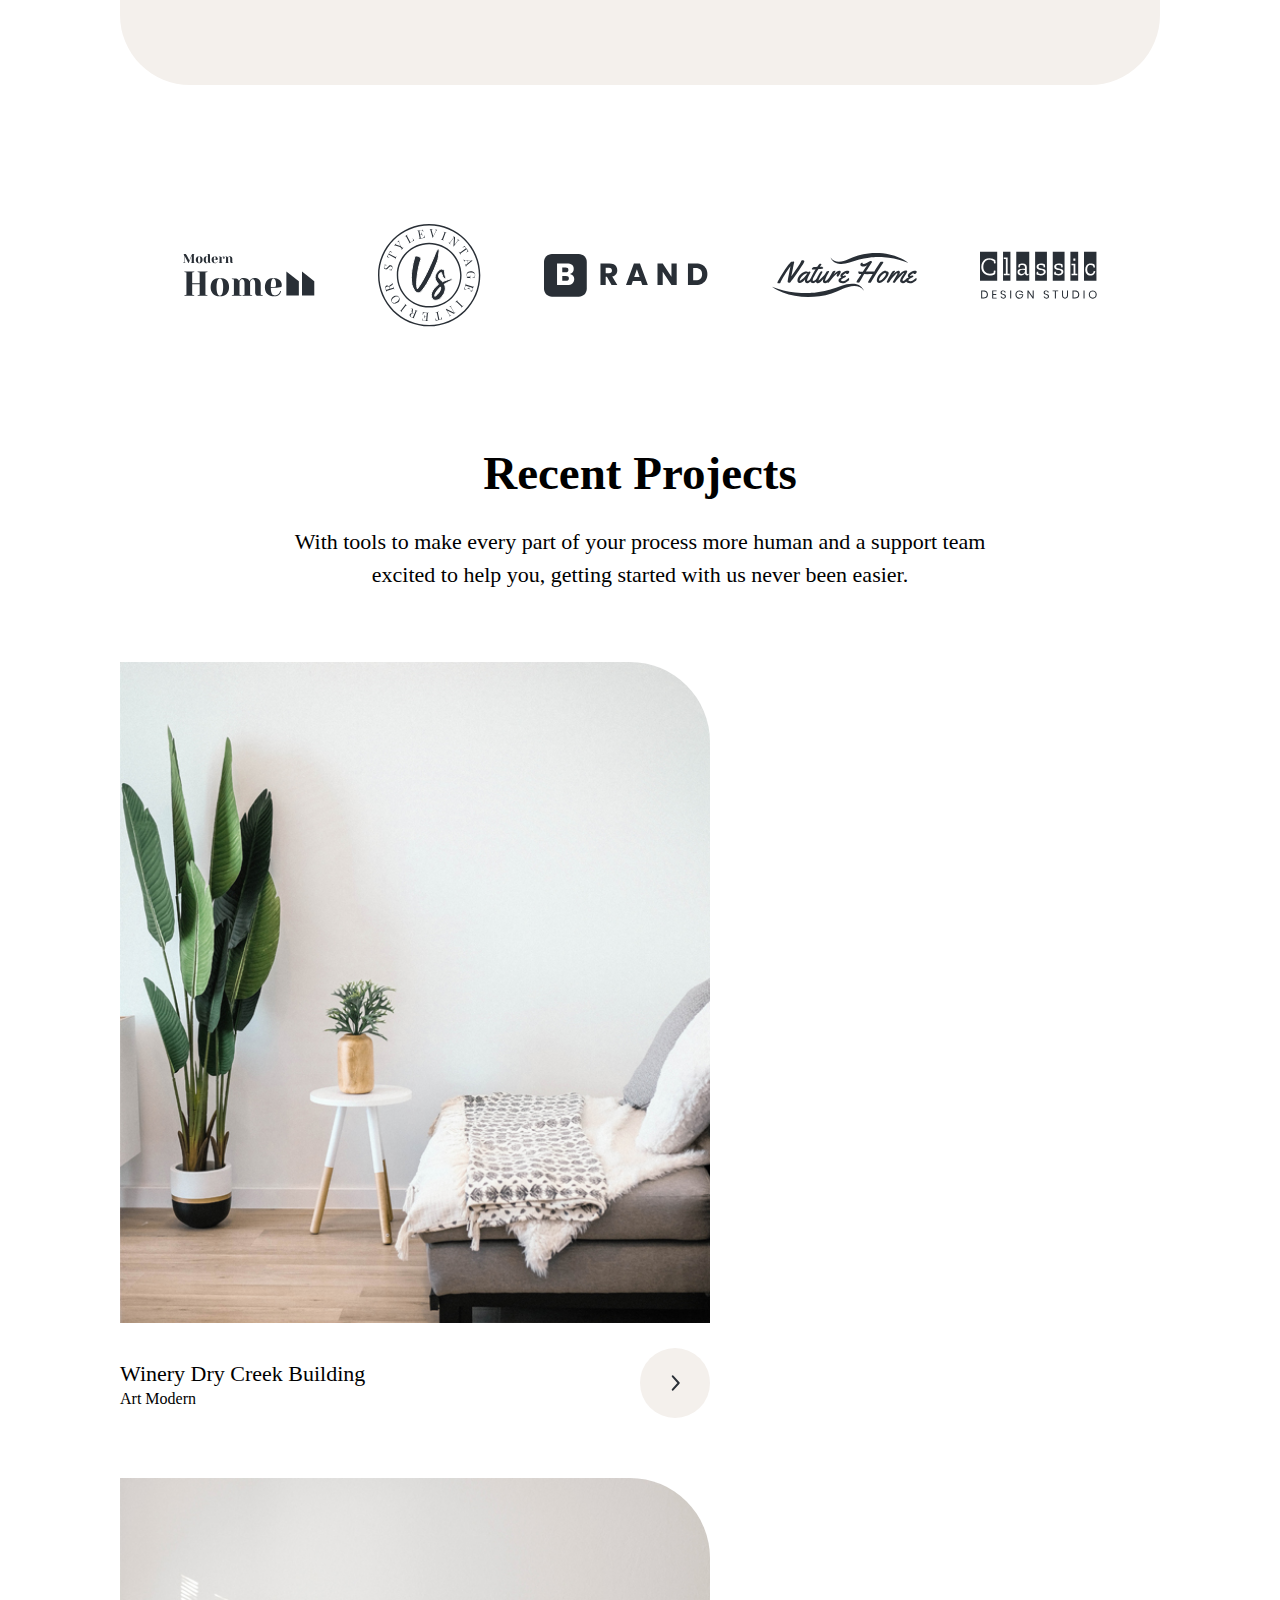
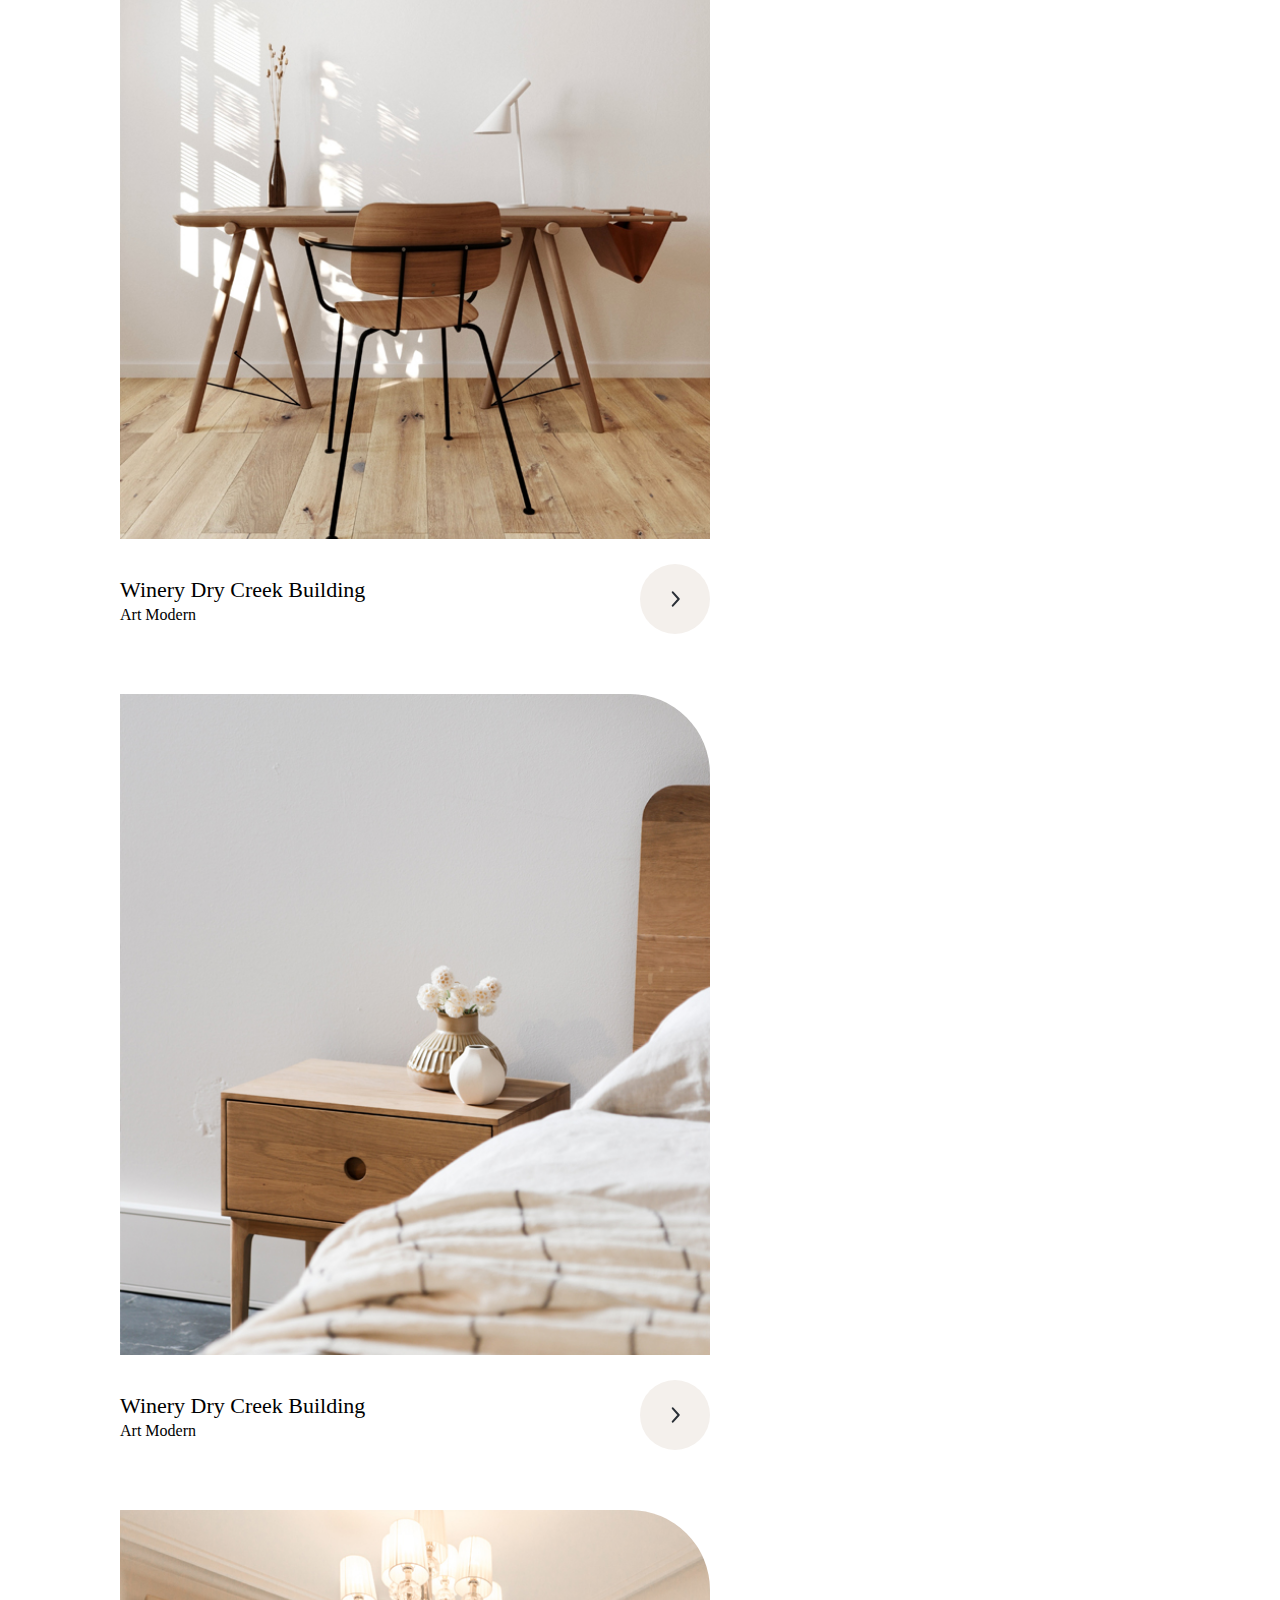
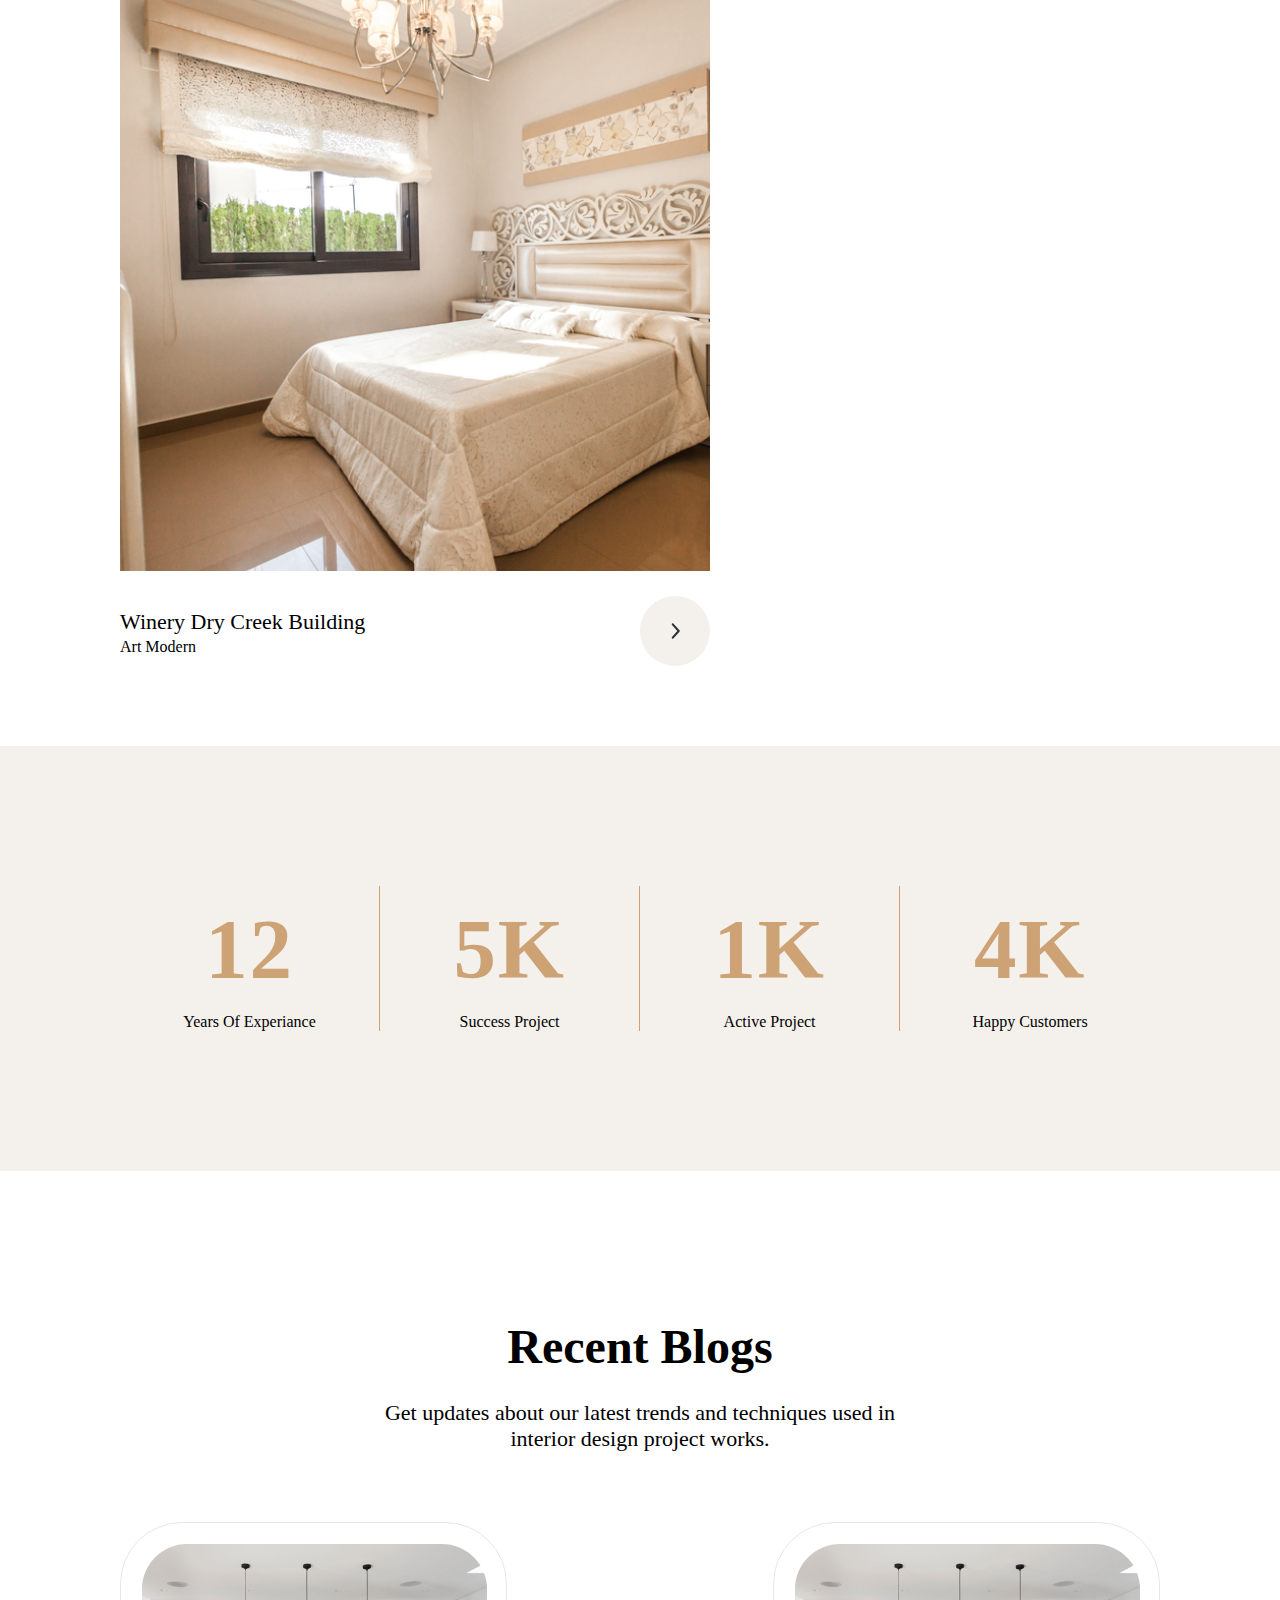
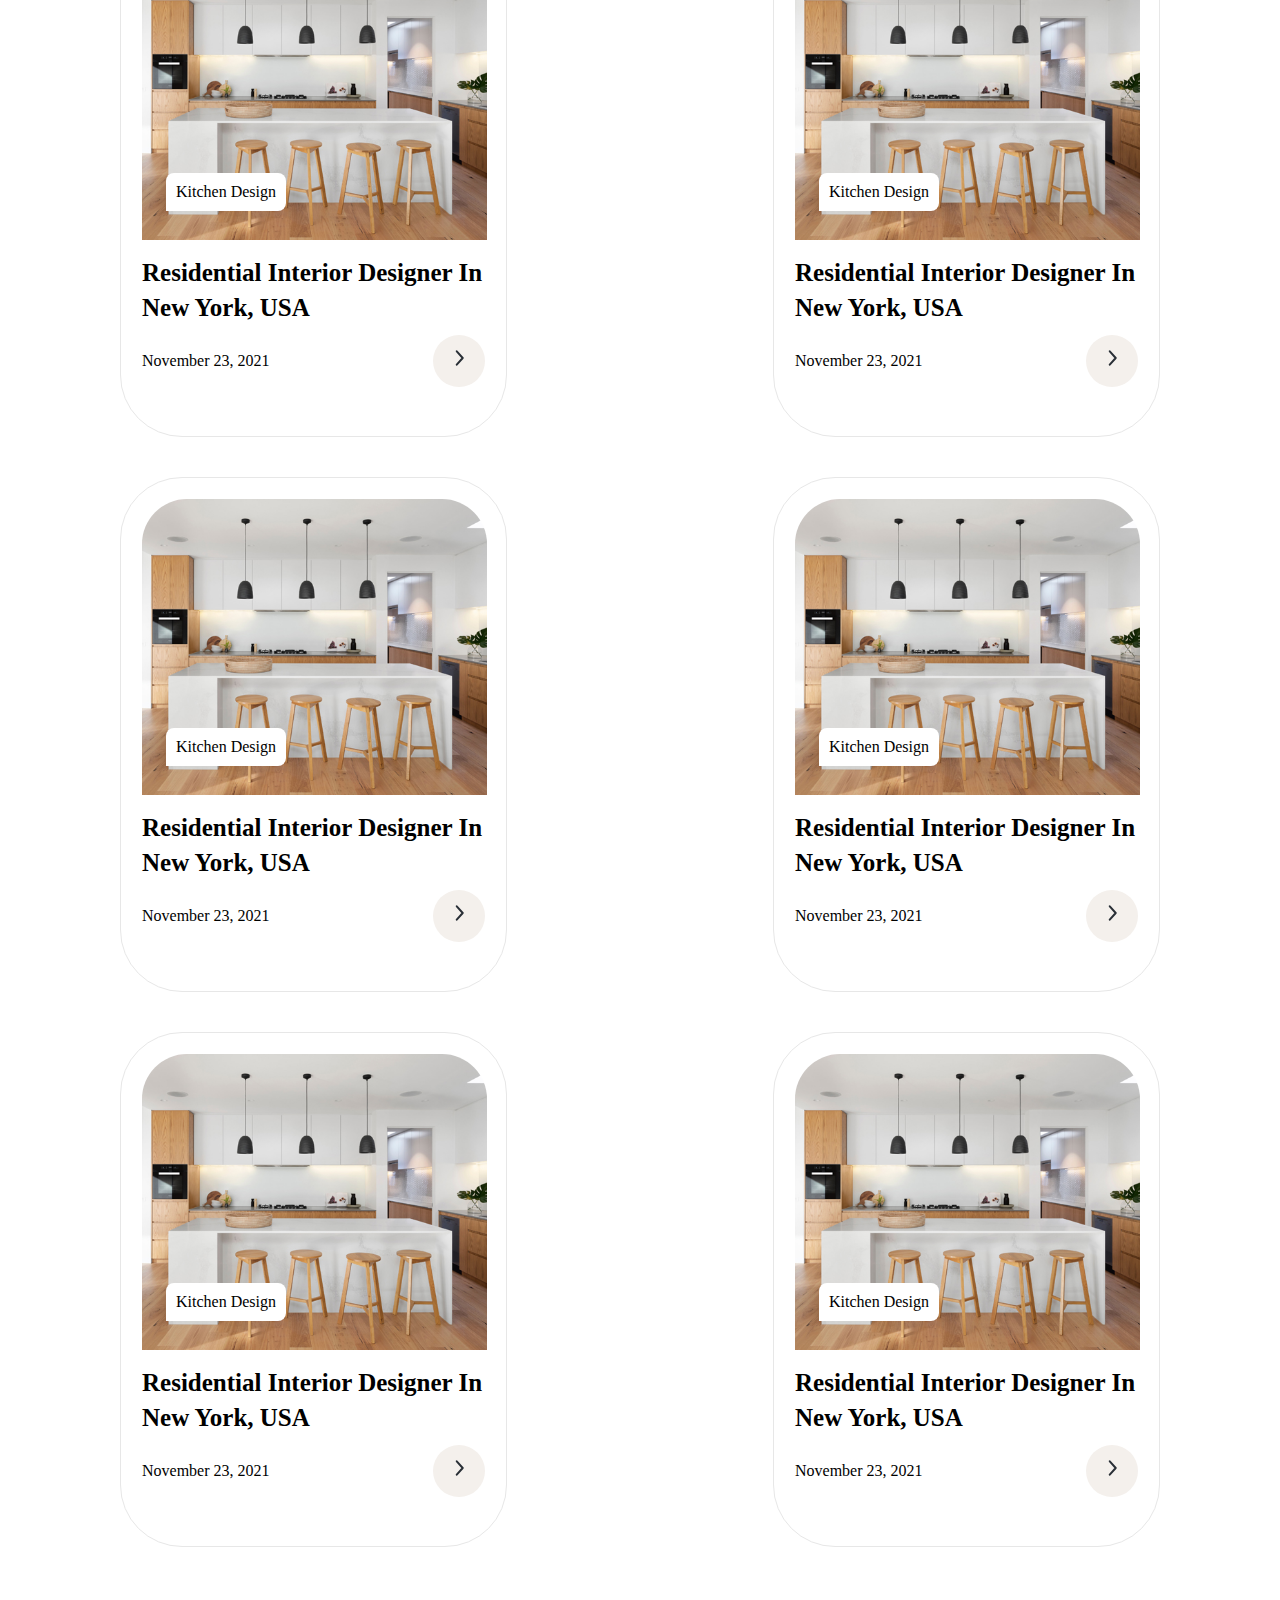
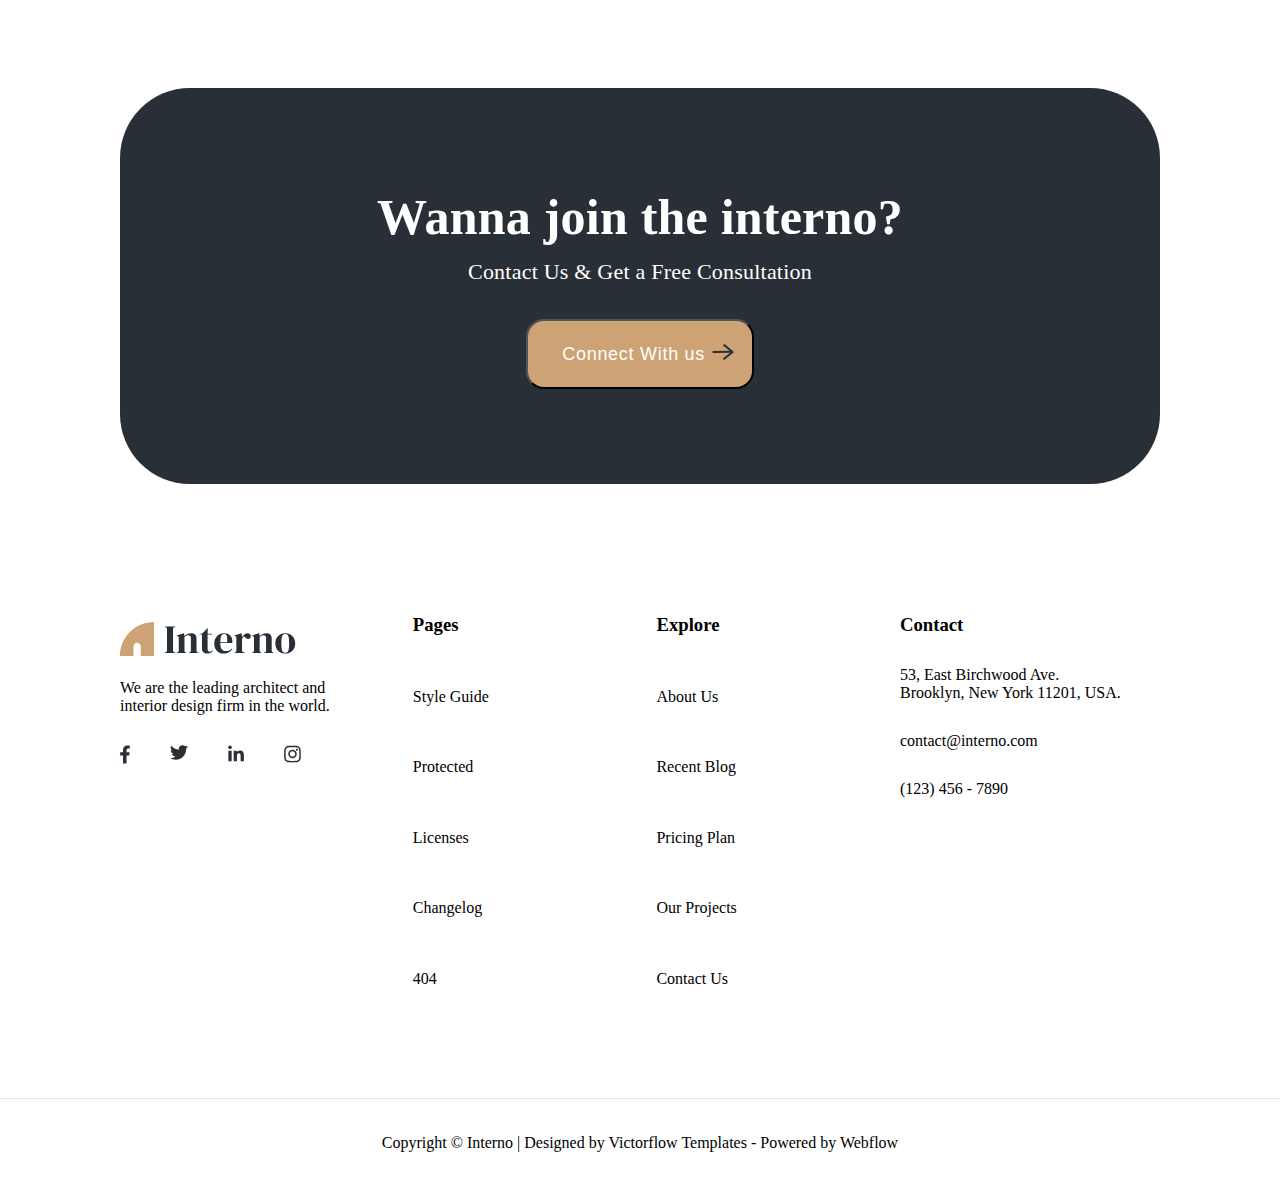
<file: css-8-project-interior+/index.html>
<!DOCTYPE html>
<html lang="en">
<head>
  <meta charset="UTF-8">
  <meta name="viewport" content="width=device-width, initial-scale=1.0">
  <title>Document</title>
  <link rel="stylesheet" href="./assets/css/style.css">
</head>
<body>
  <header class="header">
    <div class="container">
      <div class="nav-panel">
        <div class="logo">
          <img src="./assets/media/Vector.svg" alt="">
          <p>Interno</p>
        </div>
  
        <nav class="inner-nav">
          <ul>
            <li><a href="">Home</a></li>
            <li><a href="">About Us</a></li>
            <li><a href="">Services</a></li>
            <li><a href="">Pages</a></li>
            <li><a href="">Contact Us</a></li>
          </ul>
        </nav>
      </div>
    </div>

    <div class="main-image">
      <div class="container">
        <h1>Let's Create Your Dream Interior</h1>
        <p>The world needs innovators and problem solvers who turn challenges into greater opportunities.</p>
        <button>Get Started <img src="./assets/media/arrow.svg" alt=""></button>
      </div>
    </div>

  </header>

  <div class="container">
    <section class="services">

      <div class="service">
        <h3>Interior Design</h3>
        <p>Enhancing the interior to achieve a healthier environment for the people using right space.</p>
        <button>View More  <img src="./assets/media/arrow.svg" alt=""></button>
      </div>

      <div class="service">
        <h3>Furniture</h3>
        <p>Movable articles that are used to make a room or building suitable for living or working.</p>
        <button>View More  <img src="./assets/media/arrow.svg" alt=""></button>
      </div>

      <div class="service">
        <h3>Flooring</h3>
        <p>Thin object any finished material applied over a floor structure to provide a walking surface.</p>
        <button>View More  <img src="./assets/media/arrow.svg" alt=""></button>
      </div>
    </section>
  </div>

  <div class="container">
    <section class="about-us">

      <div class="about-us_info">
        <h2>We Tackle The Most Challenging Designs</h2>
        <p>The world needs innovators and problem solvers who turn challenges into greater opportunities. We have an insatiable curiosity about transformative trends challenging the status.</p>
        <div class="contact">
          <div class="phone-ico"><img src="./assets/media/phone.svg" alt=""></div>
          <div class="contact_text">
            012345678 <br>Call Us Anytime
            
          </div>
        </div>
        <button>Get Free Estimate  <img src="./assets/media/arrow.svg" alt=""></button>
      </div>

      <div class="about-us_img"></div>

    </section>
  </div>
  
  <div class="container">
    <section class="people-say">
      <h2>What the People Thinks <br>About Interno</h2>
      <div class="cards">
        <div class="card">
          <div class="people-say_img">
            <img src="./assets/media/blonde.jpg" alt="">
          </div>
          <div class="people-say_figcaption">
            <span>Lisa Clairton</span><br>New York, USA
          </div>
          <p>We selected Interno interior because of rigorous design background & education.</p>
        </div>

        <div class="card">
          <div class="people-say_img">
            <img src="./assets/media/blonde.jpg" alt="">
          </div>
          <div class="people-say_figcaption">
            <span>Lisa Clairton</span><br>New York, USA
          </div>
          <p>We selected Interno interior because of rigorous design background & education.</p>
        </div>

        <div class="card">
          <div class="people-say_img">
            <img src="./assets/media/blonde.jpg" alt="">
          </div>
          <div class="people-say_figcaption">
            <span>Lisa Clairton</span><br>New York, USA
          </div>
          <p>We selected Interno interior because of rigorous design background & education.</p>
        </div>
      </div>
    </section>
  </div>

  <div class="container">
    <section class="brands">
      <img src="./assets/media/modern-home.svg" alt="">
      <img src="./assets/media/style-vintage.svg" alt="">
      <img src="./assets/media/brand.svg" alt="">
      <img src="./assets/media/nature-home.svg" alt="">
      <img src="./assets/media/clasic.svg" alt="">
    </section>
  </div>

  <div class="container">
    <section class="recent-projects">
      <h2>Recent Projects</h2>
      <p>With tools to make every part of your process more human and a support team <br>excited to help you, getting started with us never been easier.</p>
      <div class="photo-cards">

        <div class="photo-card">
          <div class="recent-img img"></div>
          <div class="recent-figcaption">
            <div>
              <p>Winery Dry Creek Building</p>
              <p>Art Modern</p>
            </div>
            <div class="recent_figcaption_img">
              <img src="./assets/media/largethan.svg" alt="">
            </div>
          </div>
        </div>

        <div class="photo-card">
          <div class="recent-img img2"></div>
          <div class="recent-figcaption">
            <div>
              <p>Winery Dry Creek Building</p>
              <p>Art Modern</p>
            </div>
            <div class="recent_figcaption_img">
              <img src="./assets/media/largethan.svg" alt="">
            </div>
          </div>
        </div>

        <div class="photo-card">
          <div class="recent-img img3"></div>
          <div class="recent-figcaption">
            <div>
              <p>Winery Dry Creek Building</p>
              <p>Art Modern</p>
            </div>
            <div class="recent_figcaption_img">
              <img src="./assets/media/largethan.svg" alt="">
            </div>
          </div>
        </div>

        <div class="photo-card">
          <div class="recent-img img4"></div>
          <div class="recent-figcaption">
            <div>
              <p>Winery Dry Creek Building</p>
              <p>Art Modern</p>
            </div>
            <div class="recent_figcaption_img">
              <img src="./assets/media/largethan.svg" alt="">
            </div>
          </div>
        </div>

      </div>

    </section>
  </div>

  <section class="data">
    <div>
      <h3>12</h3>
      <p>Years Of Experiance</p>
    </div>

    <div>
      <h3>5K</h3>
      <p>Success Project</p>
    </div>

    <div>
      <h3>1K</h3>
      <p>Active Project</p>
    </div>

    <div>
      <h3>4K</h3>
      <p>Happy Customers</p>
    </div>
  </section>

  <div class="container">
    <section class="blogs">
      <h2>Recent Blogs</h2>
      <p>Get updates about our latest trends and techniques used in <br> interior design project works.</p>
      <div class="blogs-wrapper">

        <div class="blog-card">
          <div class="blog-card_img">
            <p>Kitchen Design</p>
          </div>
          <h3>Residential Interior Designer In New York, USA</h3>
          <div class="blog-card_figcaption">
            <span>November 23, 2021</span>
            <div class="bttn"><img src="./assets/media/largethan.svg" alt=""></div>
          </div>
        </div>

        <div class="blog-card">
          <div class="blog-card_img">
            <p>Kitchen Design</p>
          </div>
          <h3>Residential Interior Designer In New York, USA</h3>
          <div class="blog-card_figcaption">
            <span>November 23, 2021</span>
            <div class="bttn"><img src="./assets/media/largethan.svg" alt=""></div>
          </div>
        </div>

        <div class="blog-card">
          <div class="blog-card_img">
            <p>Kitchen Design</p>
          </div>
          <h3>Residential Interior Designer In New York, USA</h3>
          <div class="blog-card_figcaption">
            <span>November 23, 2021</span>
            <div class="bttn"><img src="./assets/media/largethan.svg" alt=""></div>
          </div>
        </div>
        
        <div class="blog-card">
          <div class="blog-card_img">
            <p>Kitchen Design</p>
          </div>
          <h3>Residential Interior Designer In New York, USA</h3>
          <div class="blog-card_figcaption">
            <span>November 23, 2021</span>
            <div class="bttn"><img src="./assets/media/largethan.svg" alt=""></div>
          </div>
        </div>
        
        <div class="blog-card">
          <div class="blog-card_img">
            <p>Kitchen Design</p>
          </div>
          <h3>Residential Interior Designer In New York, USA</h3>
          <div class="blog-card_figcaption">
            <span>November 23, 2021</span>
            <div class="bttn"><img src="./assets/media/largethan.svg" alt=""></div>
          </div>
        </div>
        <div class="blog-card">
          <div class="blog-card_img">
            <p>Kitchen Design</p>
          </div>
          <h3>Residential Interior Designer In New York, USA</h3>
          <div class="blog-card_figcaption">
            <span>November 23, 2021</span>
            <div class="bttn"><img src="./assets/media/largethan.svg" alt=""></div>
          </div>
        </div>

      </div>
    </section>
  </div>

  <div class="container">
    <section class="join-us">
      <h2>Wanna join the interno?</h2>
      <p>Contact Us & Get a Free Consultation</p>
      <button>Connect With us <img src="./assets/media/arrow2.svg" alt=""></button>
    </section>
  </div>

  <div class="container">
    <section class="contacts">
      <div>
        <img src="./assets/media/interno-logo.svg" alt="">
        <p>We are the leading architect and <br> interior design firm in the world.</p>
        <div>
          <a href=""><img src="./assets/media/facebook.svg" alt=""></a>
          <a href=""><img src="./assets/media/twitter.svg" alt=""></a>
          <a href=""><img src="./assets/media/linked.svg" alt=""></a>
          <a href=""><img src="./assets/media/instagram.svg" alt=""></a>
        </div>
      </div>

      <div>
        <h3>Pages</h3>
        <p>Style Guide</p>
        <p>Protected</p>
        <p>Licenses</p>
        <p>Changelog</p>
        <p>404</p>
      </div>

      <div>
        <h3>Explore</h3>
        <p>About Us</p>
        <p>Recent Blog</p>
        <p>Pricing Plan</p>
        <p>Our Projects</p>
        <p>Contact Us</p>
      </div>

      <div>
        <h3>Contact</h3>
        <p>53, East Birchwood Ave. <br> Brooklyn, New York 11201, USA.</p>
        <a href="emailto:contact@interno.com">contact@interno.com</a>
        <a href="tel:+1234567890">(123) 456 - 7890</a>
      </div>

    </section>
  </div>

  <footer>
    <p>Copyright © Interno | Designed by Victorflow Templates - Powered by Webflow</p>
  </footer>
</body>
</html>
</file>
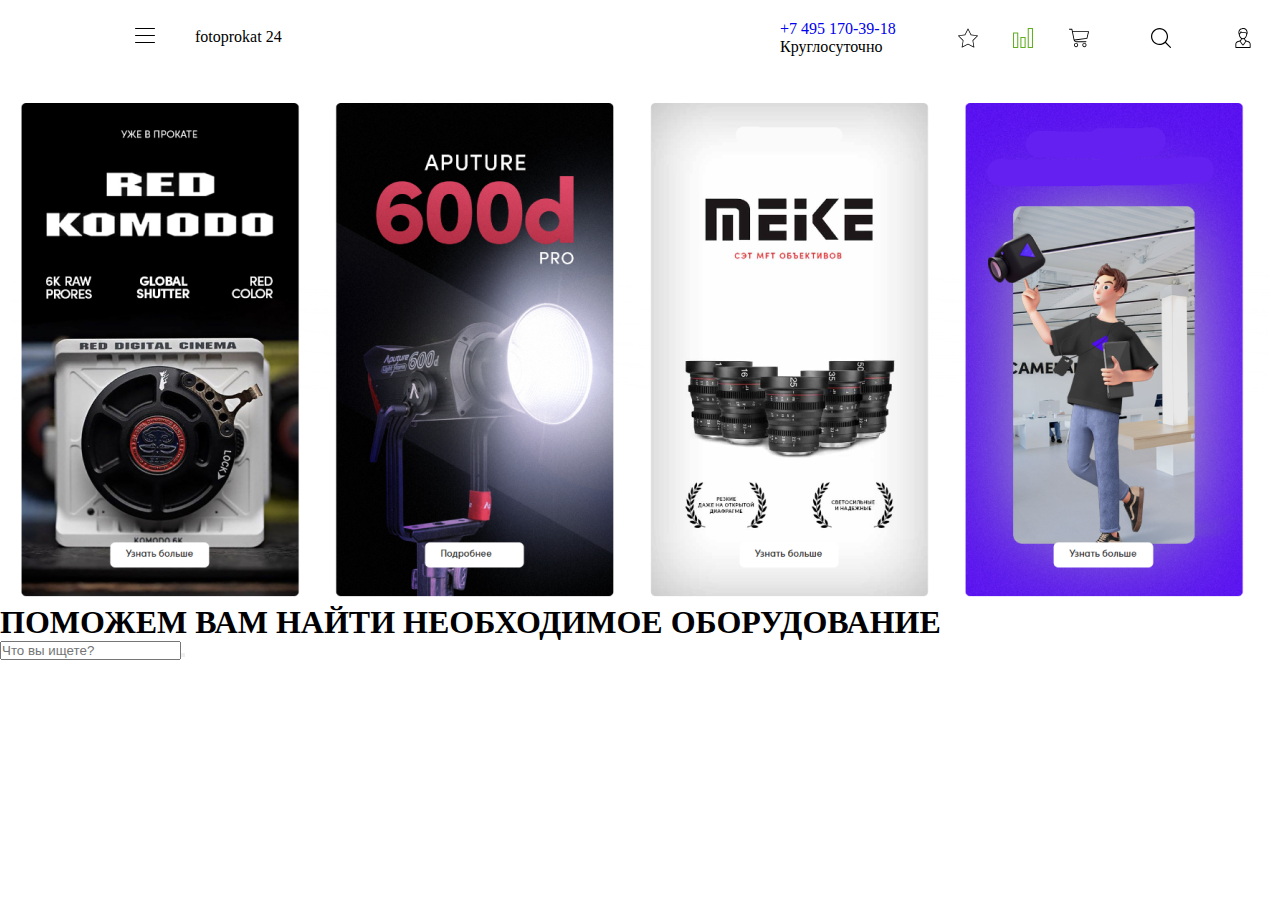
<file: css-9-project-fotoprokat/index.html>
<!DOCTYPE html>
<html lang="en">
<head>
  <meta charset="UTF-8">
  <meta name="viewport" content="width=device-width, initial-scale=1.0">
  <title>Document</title>
  <link rel="stylesheet" href="./assets/css/style.css">
</head>
<body>
  <header>
    <nav class="nav-panel">
      <div class="nav-left">
        <div><img src="./assets/media/menu.svg" alt=""></div>
        <p>fotoprokat 24</p>
      </div>

      <div class="nav-right">
        <p><a href="tel:+74951703918">+7 495 170-39-18</a><br><span>Круглосуточно</span></p>
        <div>
          <img src="./assets/media/star.svg" alt="" width="20px" height="20px">
          <img src="./assets/media/compare.svg" alt="" width="20px" height="20px">
          <img src="./assets/media/shopping-cart.svg" alt="" width="20px" height="20px">
        </div>
        <img src="./assets/media/search.svg" alt="" width="20px" height="20px">
        <img src="./assets/media/user.svg" alt="" width="20px" height="20px">
      </div>
    </nav>
  </header>

  <main>
    <section class="showcase">
      <img src="./assets/media/cp-primer-showcase.png" alt="">
    </section>

    <section class="search-panel">
      <h1>ПОМОЖЕМ ВАМ НАЙТИ НЕОБХОДИМОЕ ОБОРУДОВАНИЕ</h1>
      <form action="https://htmlacademy.ru">
        <input type="text" placeholder="Что вы ищете?"><button type="reset"></button>
      </form>
    </section>
  </main>
</body>
</html>
</file>
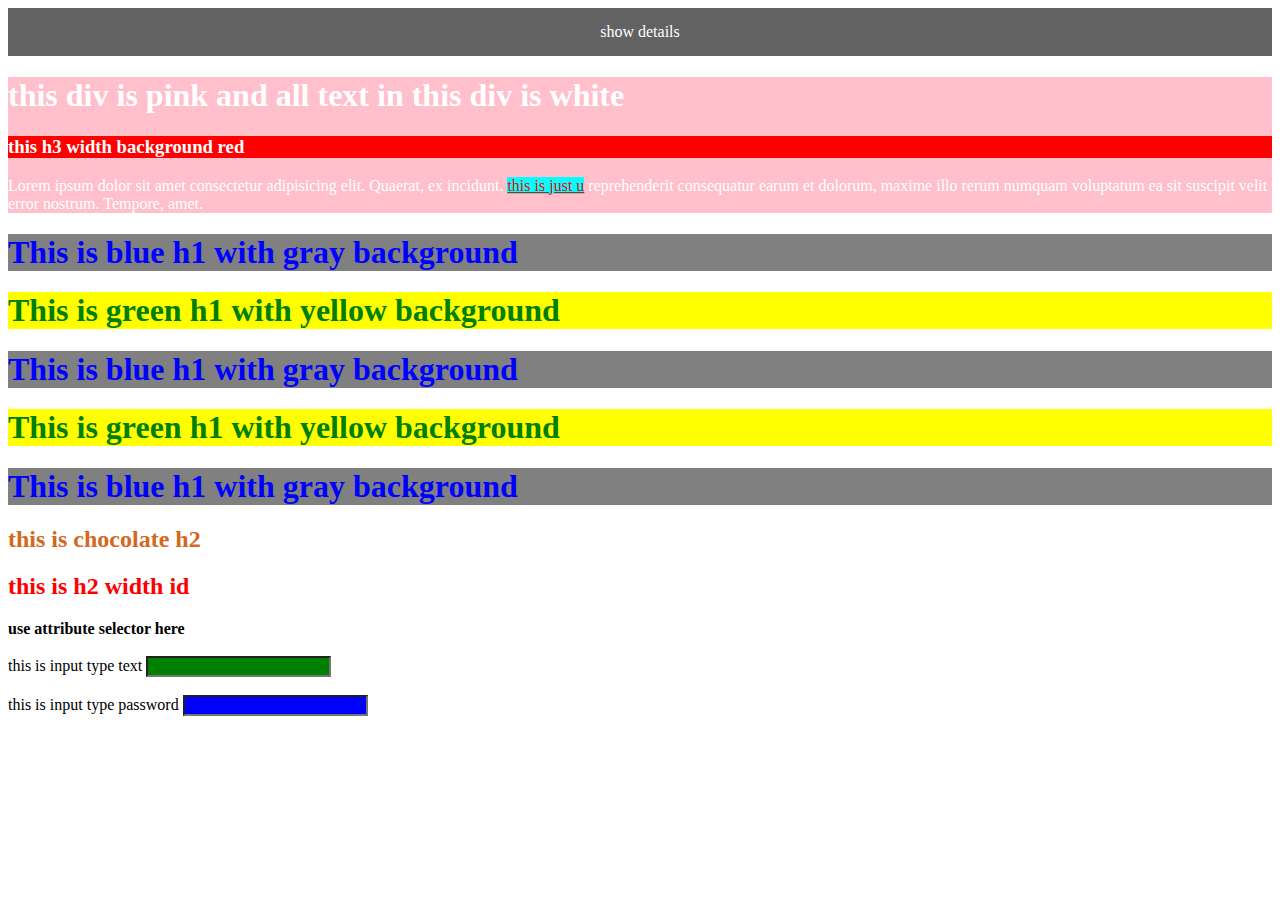
<file: css-lesson1/index.html>
<!DOCTYPE html>
<html lang="en">
<head>
  <meta charset="UTF-8">
  <meta name="viewport" content="width=device-width, initial-scale=1.0">
  <link rel="stylesheet" href="./style.css">
  <title>Document</title>
  <style>
    html {
      scroll-behavior: smooth;
    }
    .nav-panel {
      background-color: rgba(0, 0, 0, 0.614);
      color: white; 
      text-align: center; 
      padding: 15px 0; 
      margin: 0; 
      position: relative;
    }

    .nav-panel__info {
      width:100%; background-color: black; margin: 0; padding: 20px 0; position: absolute; top: -236px; z-index: 2;
      transition: .2s;
    }
    .nav-panel:hover > div {
      top: 49px;
    }
  </style>
</head>
<body>
  <div class="nav-panel" id="nav-panel">show details
    <div class="nav-panel__info">
      <ul style="color: white; margin: 0;">
        <li><p style="text-align: center; margin: 0px;">'tag' selektordan foydalanib stillang</p></li>
        <li><p style="text-align: center; margin: 8px;">
          1tadan koproq joylarda ishlatilgan stillarga 'class' selektordan foydalanib stillang</p>
        </li>
        <li><p style="text-align: center; margin: 8px;">id selektordan foydalanib 'h2'ni stillang</p></li>
        <li><p style="text-align: center; margin: 8px;">inputlarni atributlari orqali tanlab yani 'attribute' selectorlari blan stillang</p></li>
        <!-- <li><p style="text-align: center; margin: 8px;">google mapsdan joylashuvni qoyishingiz kerak eniga 100% bo'lishi kerak</p></li> -->
        <!-- <li><p style="text-align: center; margin: 8px;">reset button kiritgan xamma malumotlarimizni o'chirib yuborishi kerak</p></li> -->
        <!-- <li><p style="text-align: center; margin: 8px;">pocco web sahifasini ushbu tabdan ochadigan qiling</p></li> -->
      </ul>
    </div>
  </div>

  <!-- Main task -->

  <div>
    <h1>this div is pink and all text in this div is white</h1>
    <h3>this h3 width background red</h3>
    <p>Lorem ipsum dolor sit amet consectetur adipisicing elit. Quaerat, ex incidunt. <u>this is just u</u> reprehenderit consequatur earum et dolorum, maxime illo rerum numquam voluptatum ea sit suscipit velit error nostrum. Tempore, amet.
    </p>
  </div>

  <h1 class="blue">This is blue h1 with gray background</h1>
  <h1 class="green">This is green h1 with yellow background</h1>
  <h1 class="blue">This is blue h1 with gray background</h1>
  <h1 class="green">This is green h1 with yellow background</h1>
  <h1 class="blue">This is blue h1 with gray background</h1>

  <h2>this is chocolate h2</h2>
  <h2 id="h2">this is h2 width id</h2>

  <b>use attribute selector here</b>
  <br>
  <br>
  <form action="#">
    <label for="text">this is input type text</label>
    <input type="text" id="text">
    <br>
    <br>
    <label for="passkey">this is input type password</label>
    <input type="password" id="passkey">
  </form>
  
</body>
</html>
</file>
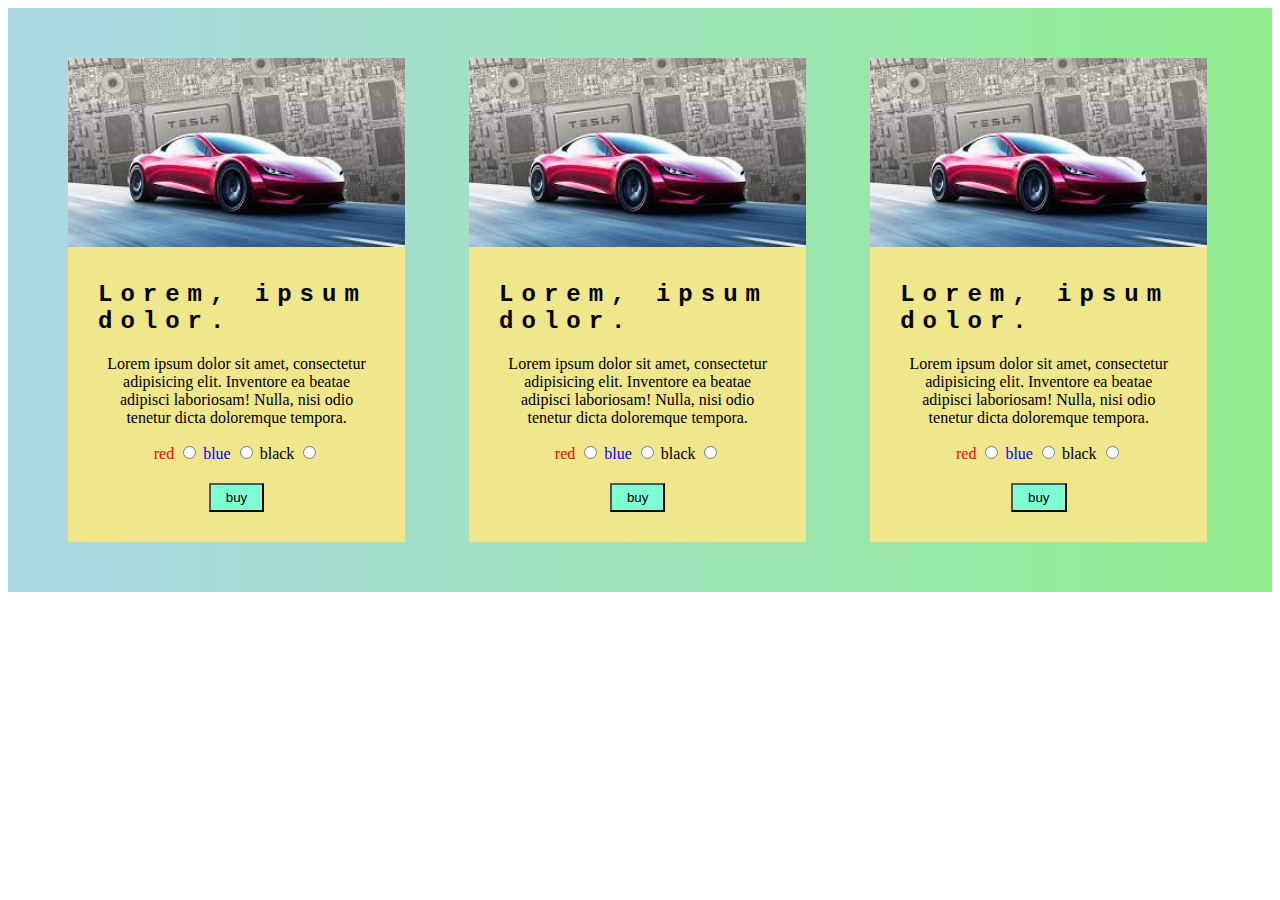
<file: css-lesson3/index.html>
<!DOCTYPE html>
<html lang="en">
<head>
  <meta charset="UTF-8">
  <meta name="viewport" content="width=device-width, initial-scale=1.0">
  <title>Document</title>
  <link rel="stylesheet" href="./assets/css/style.css">
</head>
<body>
  <div class="container">
    <div class="item">
      <img src="./assets/media/tesla.jpg" alt="tesla_car">
      <div class="content_inner">
        <h2>Lorem, ipsum dolor.</h2>
        <p>Lorem ipsum dolor sit amet, consectetur adipisicing elit. Inventore ea beatae adipisci laboriosam! Nulla, nisi odio tenetur dicta doloremque tempora.</p>
        <form action="#">
          <label for="red">red</label>
          <input id="red" type="radio" name="car_color" value="red">
          <label for="blue">blue</label>
          <input id="blue" type="radio" name="car_color" value="blue">
          <label for="black">black</label>
          <input id="black" type="radio" name="car_color" value="black">
          <button>buy</button>
        </form>
      </div>
      
    </div>
    <div class="item">
      <img src="./assets/media/tesla.jpg" alt="tesla_car">
      <div class="content_inner">
        <h2>Lorem, ipsum dolor.</h2>
        <p>Lorem ipsum dolor sit amet, consectetur adipisicing elit. Inventore ea beatae adipisci laboriosam! Nulla, nisi odio tenetur dicta doloremque tempora.</p>
        <form action="#">
          <label for="red_2">red</label>
          <input id="red_2" type="radio" name="car_color" value="red">
          <label for="blue_2">blue</label>
          <input id="blue_2" type="radio" name="car_color" value="blue">
          <label for="black_2">black</label>
          <input id="black_2" type="radio" name="car_color" value="black">
          <button>buy</button>
        </form>
      </div>
      
    </div>
    <div class="item">
      <img src="./assets/media/tesla.jpg" alt="tesla_car">
      <div class="content_inner">
        <h2>Lorem, ipsum dolor.</h2>
        <p>Lorem ipsum dolor sit amet, consectetur adipisicing elit. Inventore ea beatae adipisci laboriosam! Nulla, nisi odio tenetur dicta doloremque tempora.</p>
        <form action="#">
          <label for="red_3">red</label>
          <input id="red_3" type="radio" name="car_color" value="red">
          <label for="blue_3">blue</label>
          <input id="blue_3" type="radio" name="car_color" value="blue">
          <label for="black_3">black</label>
          <input id="black_3" type="radio" name="car_color" value="black">
          <button>buy</button>
        </form>
      </div>
      
    </div>
  </div>
</body>
</html>
</file>
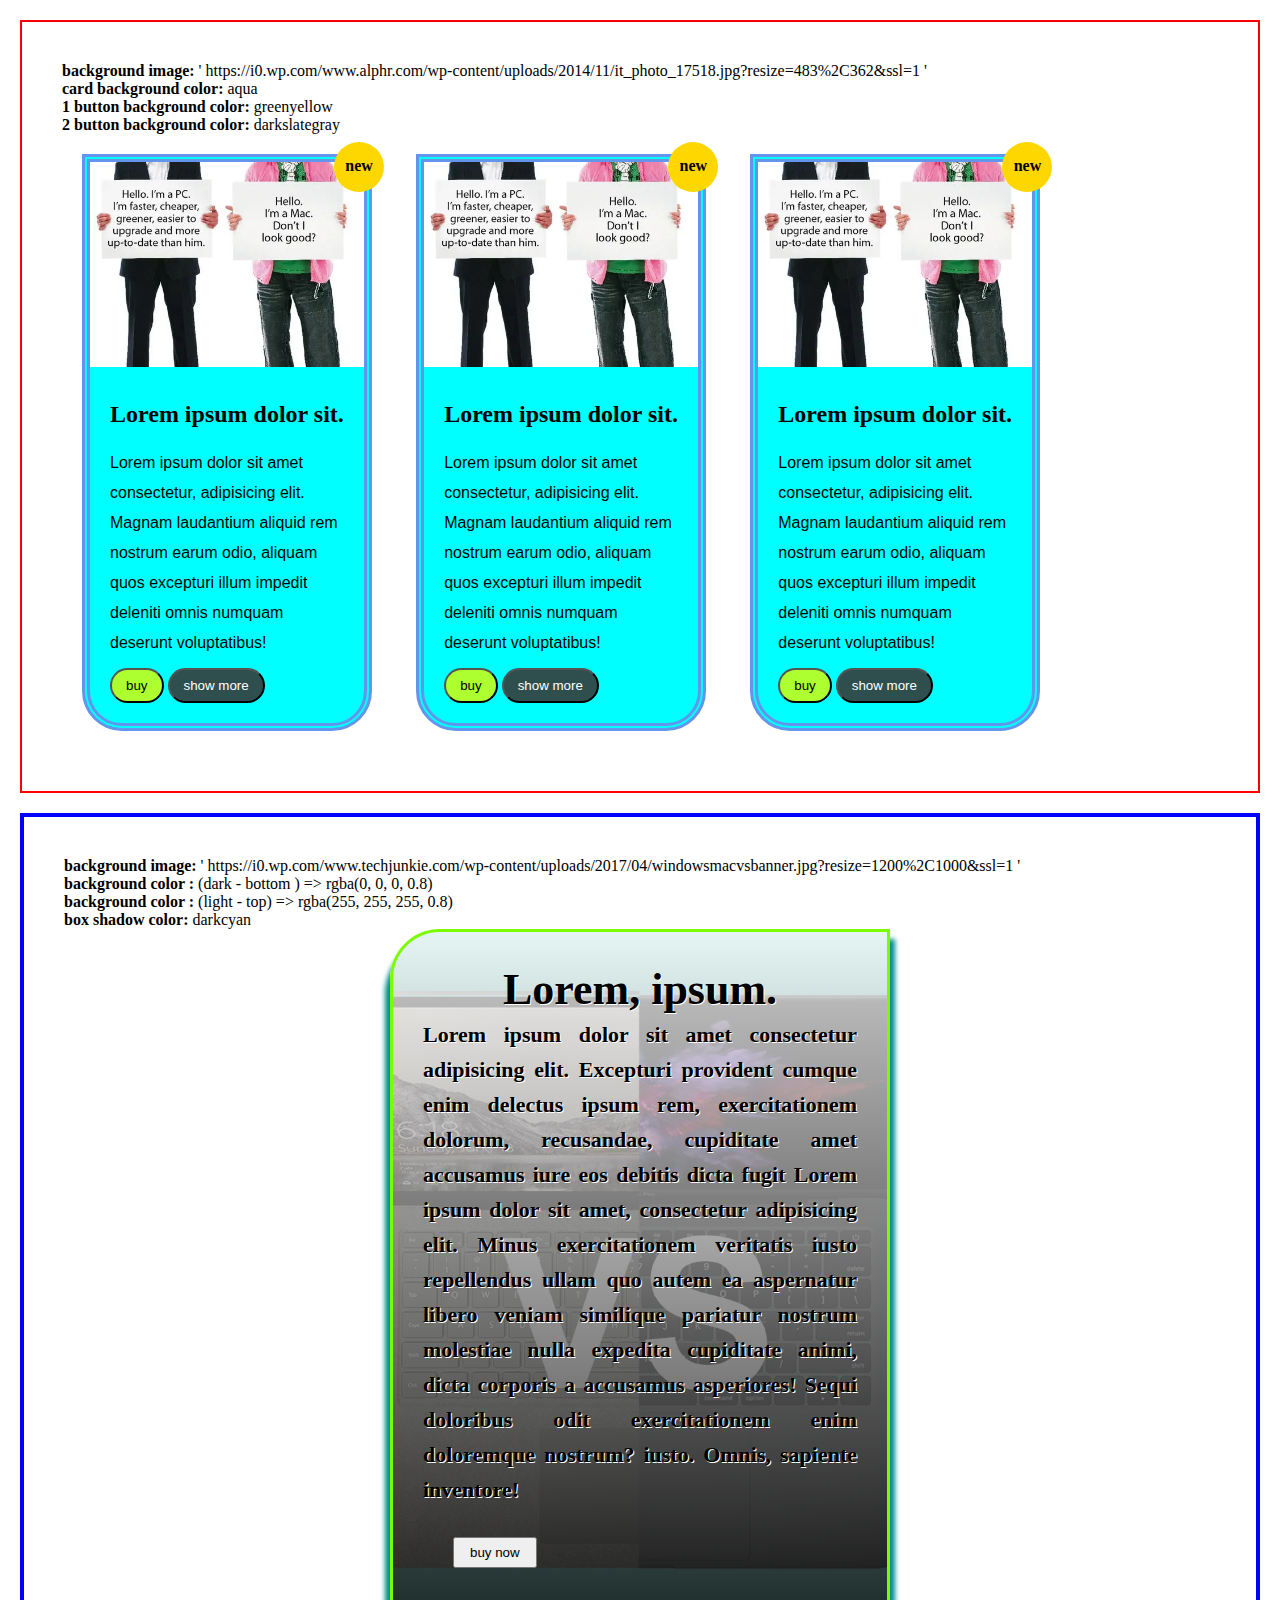
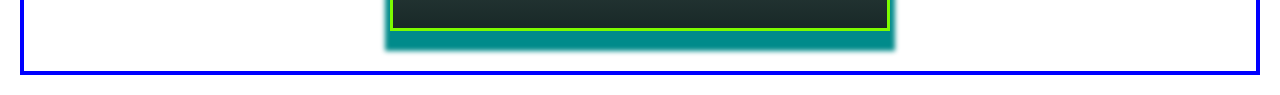
<file: css-lesson5/index.html>
<!DOCTYPE html>
<html lang="en">
<head>
  <meta charset="UTF-8">
  <meta name="viewport" content="width=device-width, initial-scale=1.0">
  <title>Document</title>
  <link rel="stylesheet" href="./assets/css/style.css">
</head>
<body>
  <div class="content1">
    <p><b>background image:</b>&nbsp;' https://i0.wp.com/www.alphr.com/wp-content/uploads/2014/11/it_photo_17518.jpg?resize=483%2C362&ssl=1 '</p>
    <p><b>card background color:</b>&nbsp;aqua</p>
    <p><b>1 button background color:</b>&nbsp;greenyellow</p>
    <p><b>2 button background color:</b>&nbsp;darkslategray</p>
    <div class="card">
      <div class="image">
        <img src="./assets/media/mac.webp" alt="pc-versus-mac">
      </div>
      <div class="text">
        <h2>Lorem ipsum dolor sit.</h2>
        <p>Lorem ipsum dolor sit amet consectetur, adipisicing elit. Magnam laudantium aliquid rem nostrum earum odio, aliquam quos excepturi illum impedit deleniti omnis numquam deserunt voluptatibus!</p>
        <button>buy</button>
        <button>show more</button>
      </div>
    </div>
    <div class="card">
      <div class="image">
        <img src="./assets/media/mac.webp" alt="pc-versus-mac">
      </div>
      <div class="text">
        <h2>Lorem ipsum dolor sit.</h2>
        <p>Lorem ipsum dolor sit amet consectetur, adipisicing elit. Magnam laudantium aliquid rem nostrum earum odio, aliquam quos excepturi illum impedit deleniti omnis numquam deserunt voluptatibus!</p>
        <button>buy</button>
        <button>show more</button>
      </div>
    </div>
    <div class="card">
      <div class="image">
        <img src="./assets/media/mac.webp" alt="pc-versus-mac">
      </div>
      <div class="text">
        <h2>Lorem ipsum dolor sit.</h2>
        <p>Lorem ipsum dolor sit amet consectetur, adipisicing elit. Magnam laudantium aliquid rem nostrum earum odio, aliquam quos excepturi illum impedit deleniti omnis numquam deserunt voluptatibus!</p>
        <button>buy</button>
        <button>show more</button>
      </div>
    </div>
  </div>

  <div class="content2">
    <p><b>background image:</b>&nbsp;' https://i0.wp.com/www.techjunkie.com/wp-content/uploads/2017/04/windowsmacvsbanner.jpg?resize=1200%2C1000&ssl=1 '</p>
    <p><b>background color :</b>&nbsp;(dark - bottom ) => rgba(0, 0, 0, 0.8)</p>
    <p><b>background color :</b>&nbsp;(light - top) => rgba(255, 255, 255, 0.8)</p>
    <p><b>box shadow color:</b>&nbsp;darkcyan</p>

    <div class="main-card">
      <h1>
        Lorem, ipsum.
      </h1>
      <p>Lorem ipsum dolor sit amet consectetur adipisicing elit. Excepturi provident cumque enim delectus ipsum rem, exercitationem dolorum, recusandae, cupiditate amet accusamus iure eos debitis dicta fugit Lorem ipsum dolor sit amet, consectetur adipisicing elit. Minus exercitationem veritatis iusto repellendus ullam quo autem ea aspernatur libero veniam similique pariatur nostrum molestiae nulla expedita cupiditate animi, dicta corporis a accusamus asperiores! Sequi doloribus odit exercitationem enim doloremque nostrum? iusto. Omnis, sapiente inventore!</p>
      <button class="buy-now">buy now</button>
    </div>
  </div>
</body>
</html>
</file>
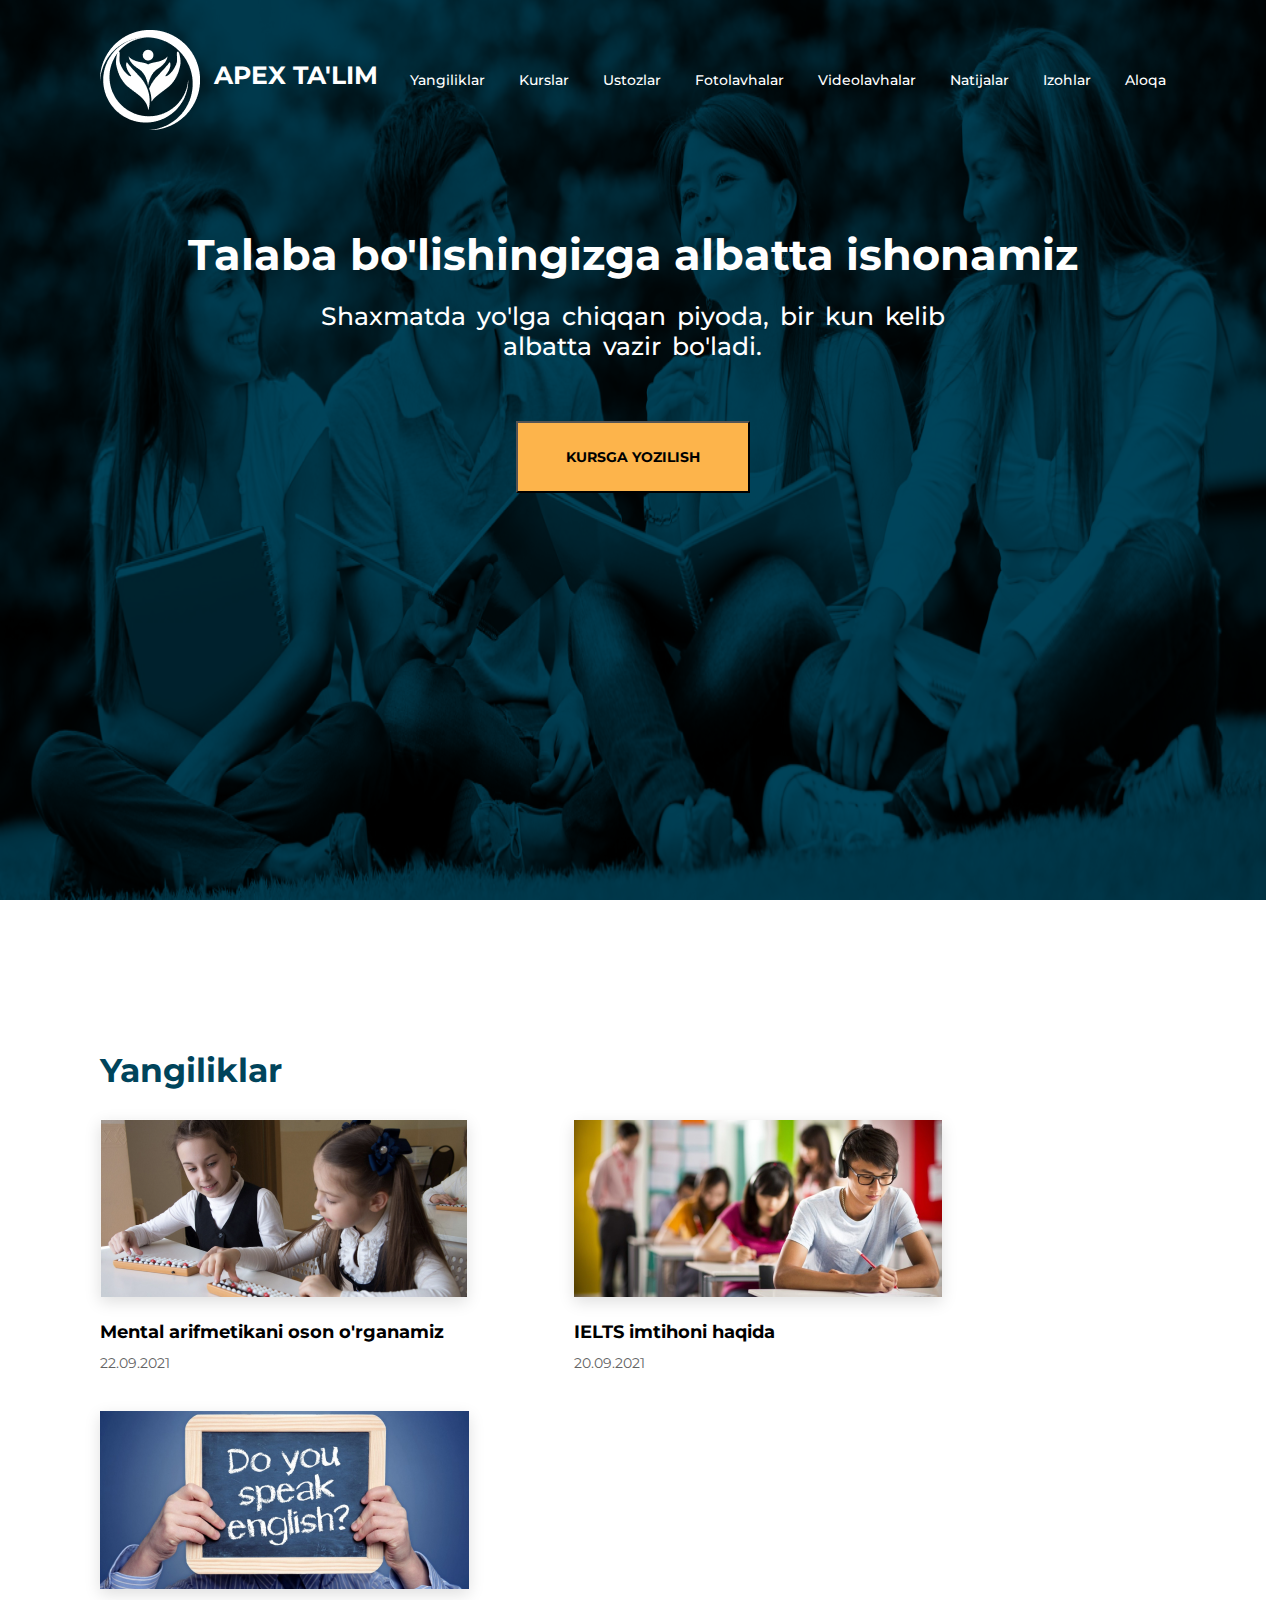
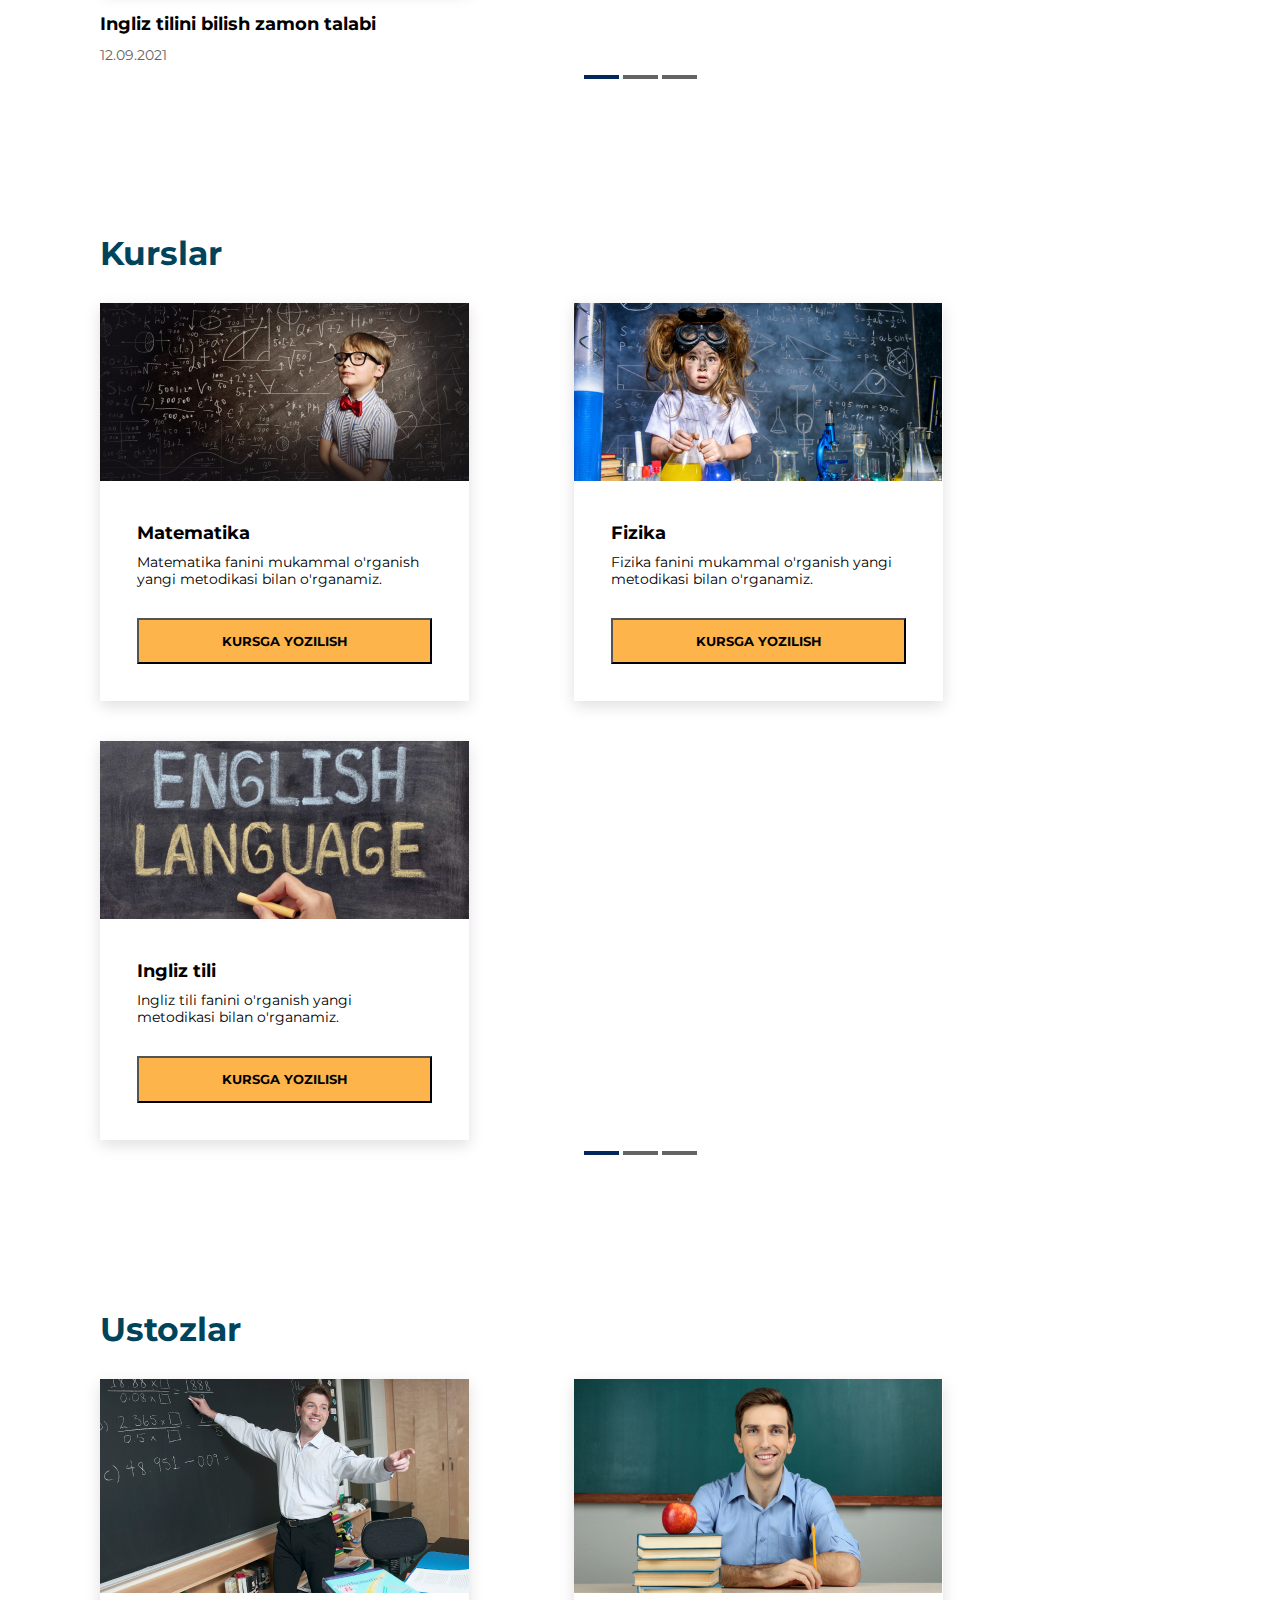
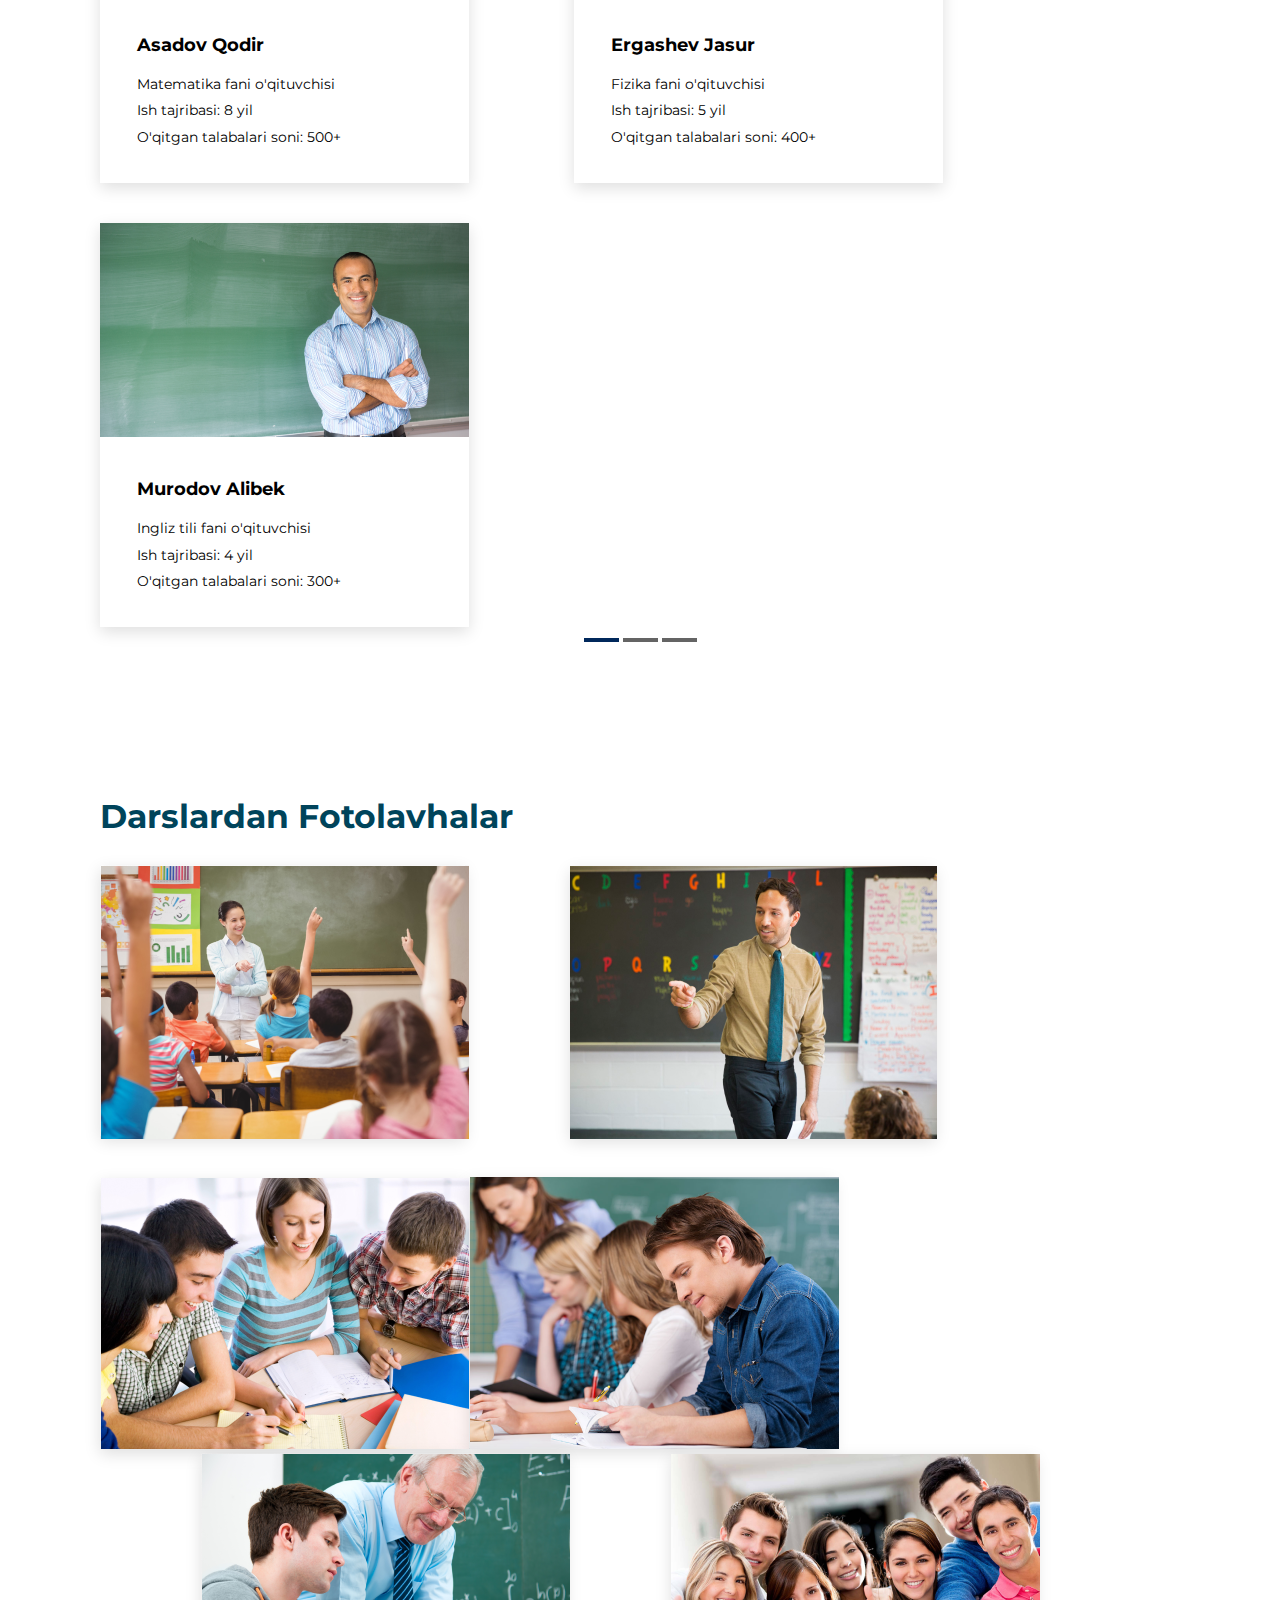
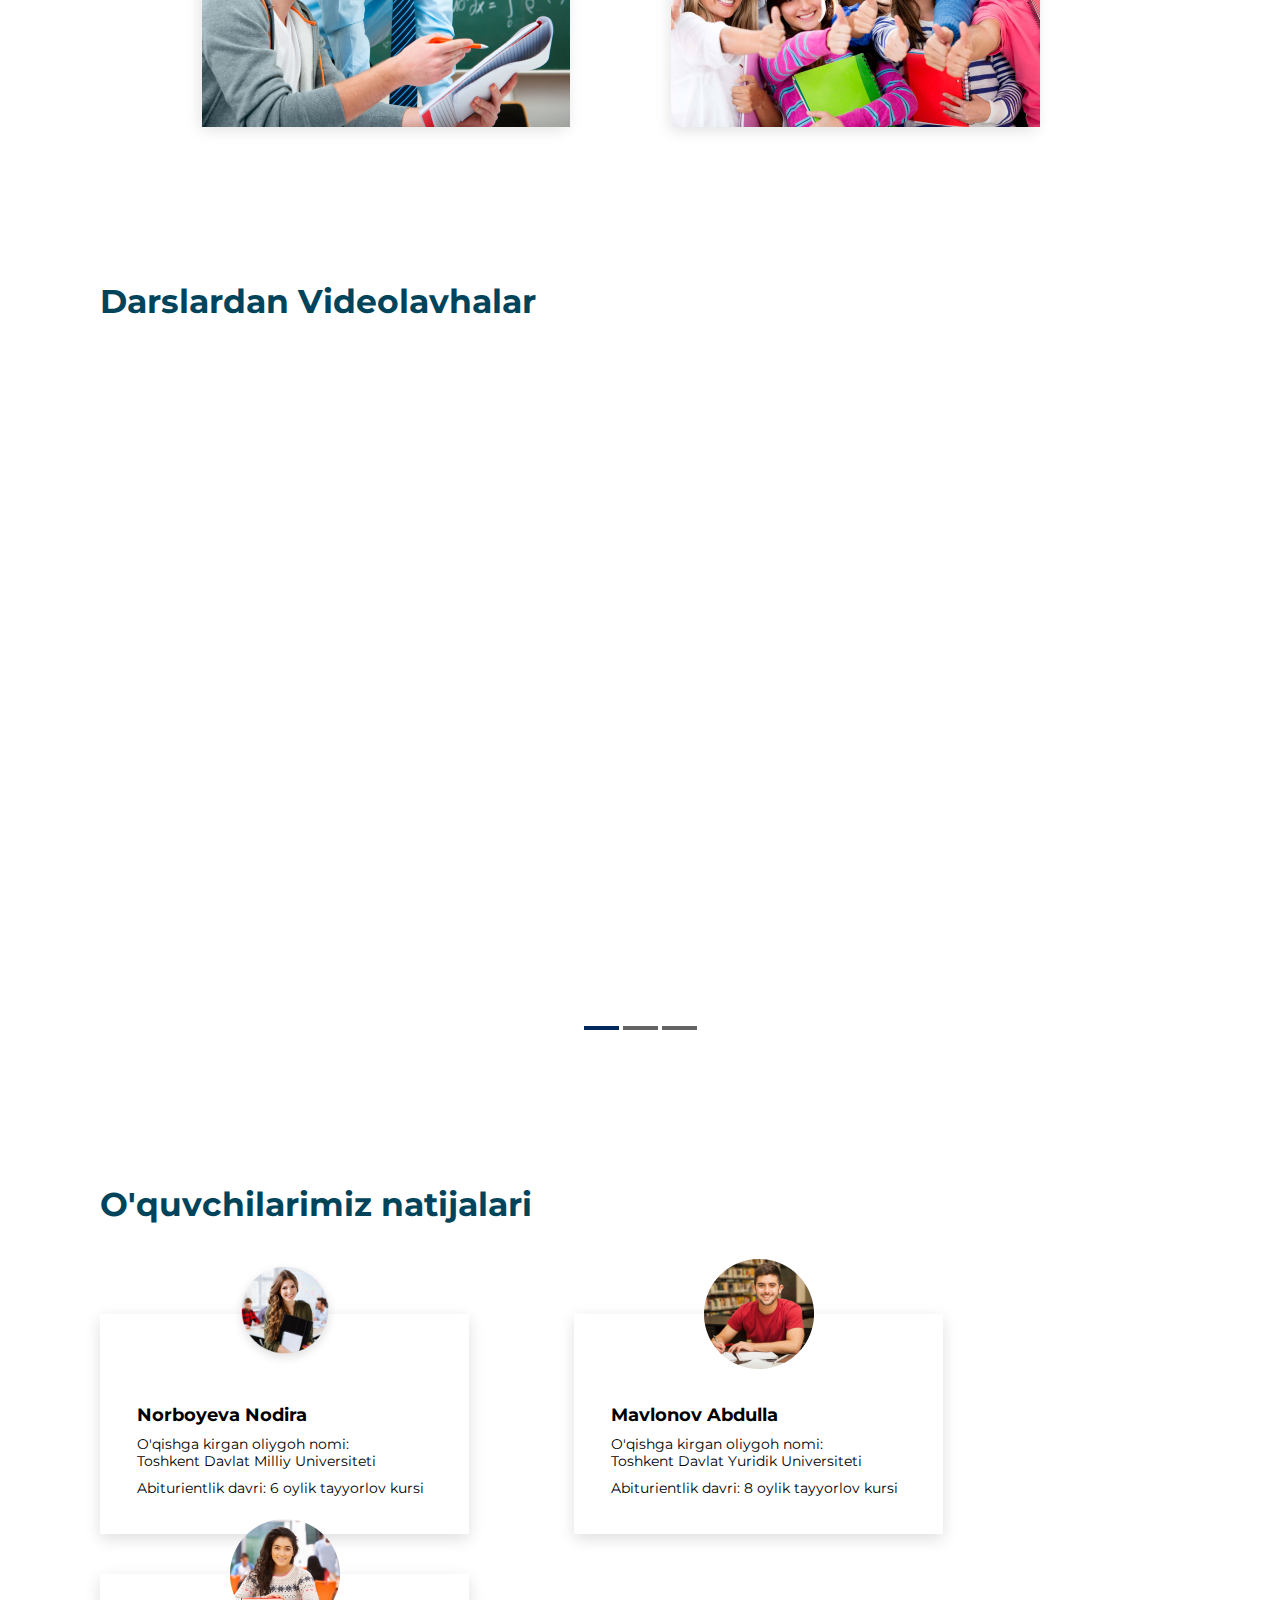
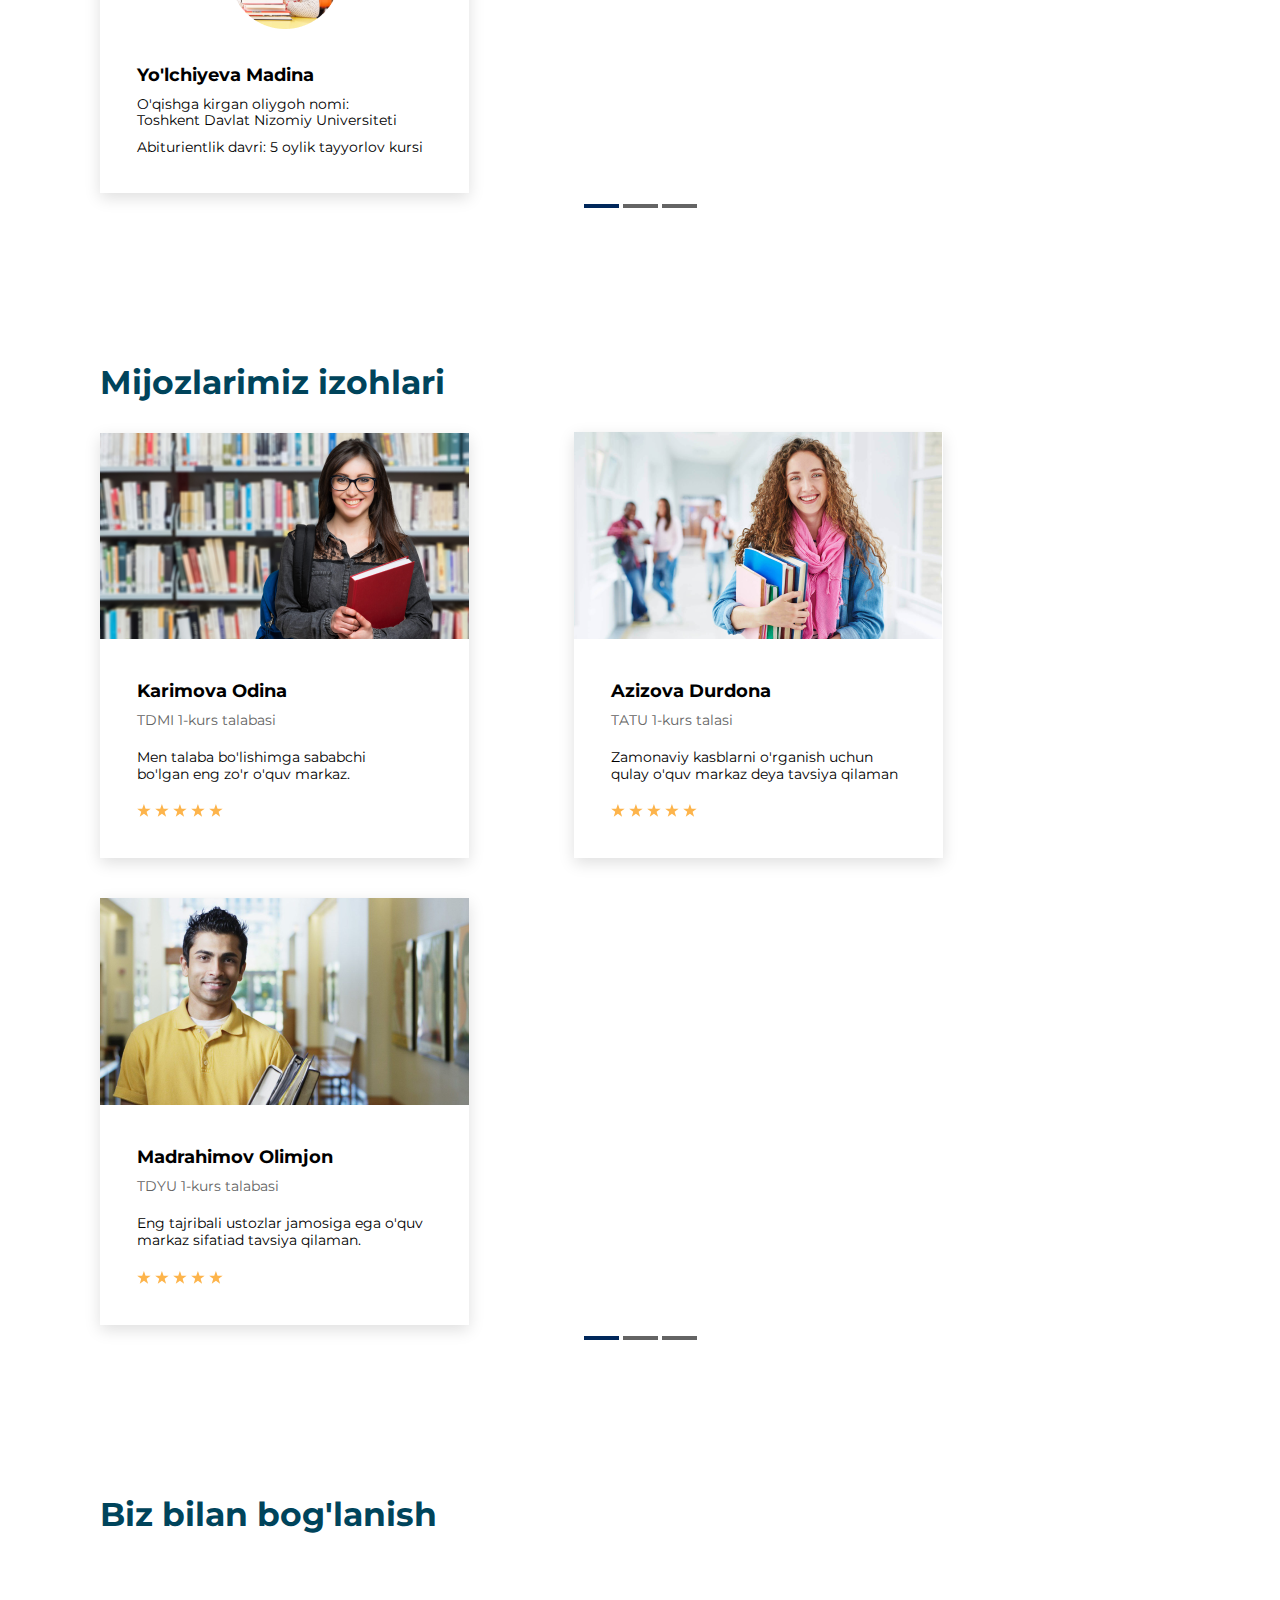
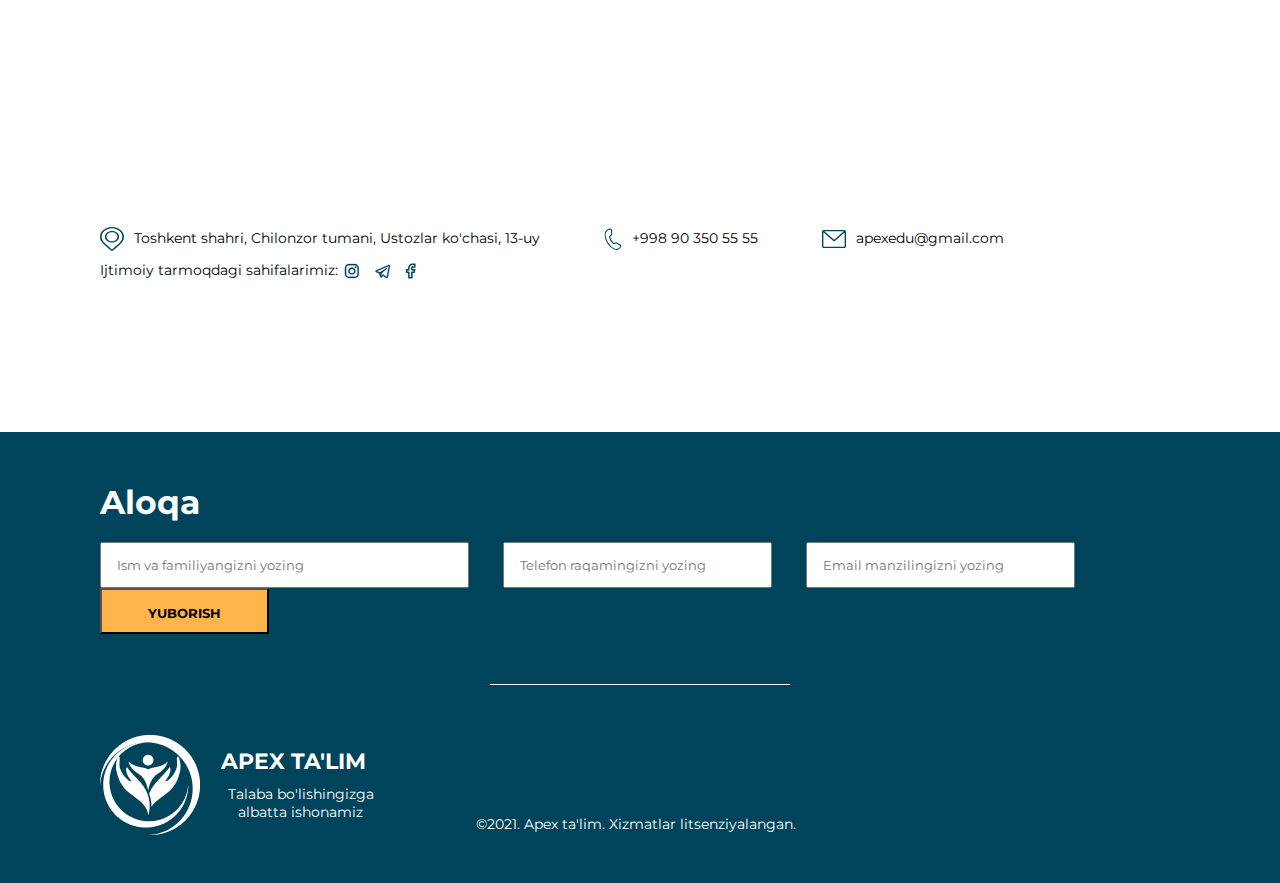
<file: css-6-project-apex/apex.html>
<!DOCTYPE html>
<html lang="en">
<head>
  <meta charset="UTF-8">
  <meta name="viewport" content="width=device-width, initial-scale=1.0">
  <title>Document</title>
  <link rel="stylesheet" href="./assets/css/style.css">
  <link rel="preconnect" href="https://fonts.googleapis.com">
  <link rel="preconnect" href="https://fonts.gstatic.com" crossorigin>
  <link href="https://fonts.googleapis.com/css2?family=Montserrat:wght@300;400;500;700&display=swap" rel="stylesheet">
</head>
<body>
  <header class="header">

    <div class="header-nav">
      <div class="logotip">
        <img src="./assets/media/Group.png" alt="logo">
        <p>APEX TA&#039;LIM</p>
      </div>

      <nav class="nav-panel">
        <ul>
          <li><a href="#">Yangiliklar</a></li>
          <li><a href="">Kurslar</a></li>
          <li><a href="">Ustozlar</a></li>
          <li><a href="">Fotolavhalar</a></li>
          <li><a href="">Videolavhalar</a></li>
          <li><a href="">Natijalar</a></li>
          <li><a href="">Izohlar</a></li>
          <li><a href="">Aloqa</a></li>
        </ul>
      </nav>
    </div>

    <h1>Talaba bo&#039;lishingizga albatta ishonamiz</h1>
    <div class="info">
      <blockquote>Shaxmatda yo&#039;lga chiqqan piyoda, bir kun kelib albatta vazir bo&#039;ladi.</blockquote>
      <button>kursga yozilish</button>
    </div>
  </header>

  <main class="main">
    <section class="yangiliklar">
      <h2>Yangiliklar</h2>
      <figure>
        <img src="./assets/media/Rectangle9.png" alt="schoolgirls">
        <figcaption>Mental arifmetikani oson o&#039;rganamiz</figcaption>
        <span>22.09.2021</span>
      </figure>
      <figure>
        <img src="./assets/media/Rectangle10.png" alt="pupils">
        <figcaption>IELTS imtihoni haqida</figcaption>
        <span>20.09.2021</span>
      </figure>
      <figure>
        <img src="./assets/media/Rectangle11.png" alt="text-on-blackboard">
        <figcaption>Ingliz tilini bilish zamon talabi</figcaption>
        <span>12.09.2021</span>
      </figure>

      <div class="slider_buttons">
        <div></div>
        <div></div>
        <div></div>
      </div>
    </section>

    <section class="kurslar">
      <h2>Kurslar</h2>
      <div class="card">
        <img src="./assets/media/Rectangle13.png" alt="schoolboy">
        <div class="card-text">
          <h3>Matematika</h3>
          <p>Matematika fanini mukammal o&#039;rganish yangi metodikasi bilan o&#039;rganamiz.</p>
          <button>kursga yozilish</button>
        </div>
      </div>

      <div class="card">
        <img src="./assets/media/Rectangle13-1.png" alt="chemistry">
        <div class="card-text">
          <h3>Fizika</h3>
          <p>Fizika fanini mukammal o&#039;rganish yangi metodikasi bilan o&#039;rganamiz.</p>
          <button>kursga yozilish</button>
        </div>
      </div>

      <div class="card">
        <img src="./assets/media/Rectangle13-2.png" alt="english">
        <div class="card-text">
          <h3>Ingliz tili</h3>
          <p>Ingliz tili fanini   o&#039;rganish yangi metodikasi bilan o&#039;rganamiz.</p>
          <button>kursga yozilish</button>
        </div>
      </div>

      <div class="slider_buttons">
        <div></div>
        <div></div>
        <div></div>
      </div>
    </section>
    
    <section class="ustozlar">
      <h2>Ustozlar</h2>
      <div class="card">
        <img src="./assets/media/Rectangle13(3).png" alt="teacher">
        <div class="card-text">
          <h3>Asadov Qodir</h3>
          <p>Matematika fani o&#39;qituvchisi</p>
          <p>Ish tajribasi: 8 yil</p>
          <p>O&#39;qitgan talabalari soni: 500+</p>
        </div>
      </div>
      
      <div class="card">
        <img src="./assets/media/Rectangle13(1).png" alt="teacher">
        <div class="card-text">
          <h3>Ergashev Jasur</h3>
          <p>Fizika fani o&#39;qituvchisi</p>
          <p>Ish tajribasi: 5 yil</p>
          <p>O&#39;qitgan talabalari soni: 400+</p>
        </div>
      </div>
      
      <div class="card">
        <img src="./assets/media/Rectangle13(2).png" alt="teacher">
        <div class="card-text">
          <h3>Murodov Alibek</h3>
          <p>Ingliz tili fani o&#39;qituvchisi</p>
          <p>Ish tajribasi: 4 yil</p>
          <p>O&#39;qitgan talabalari soni: 300+</p>
        </div>
      </div>

      <div class="slider_buttons">
        <div></div>
        <div></div>
        <div></div>
      </div>
    </section>

    <section class="fotolavhalar">
      <h2>Darslardan Fotolavhalar</h2>
      <div class="card">
        <img src="./assets/media/Rectangle12.png" alt="teacher">
      </div>
      
      <div class="card">
        <img src="./assets/media/Rectangle12-2.png" alt="teacher">
      </div>
      
      <div class="card">
        <img src="./assets/media/Rectangle12-4.png" alt="teacher">
      </div>

      <div class="card">
        <img src="./assets/media/Rectangle12-1.png" alt="teacher">
      </div>

      <div class="card">
        <img src="./assets/media/Rectangle12-3.png" alt="teacher">
      </div>

      <div class="card">
        <img src="./assets/media/Rectangle12-5.png" alt="teacher">
      </div>
    </section>

    <section class="videolavhalar">
      <h2>Darslardan Videolavhalar</h2>

      <iframe width="560" height="315" src="https://www.youtube.com/embed/G9g2depPkTQ" title="YouTube video player" frameborder="0" allow="accelerometer; autoplay; clipboard-write; encrypted-media; gyroscope; picture-in-picture; web-share" allowfullscreen></iframe>      

      <iframe width="560" height="315" src="https://www.youtube.com/embed/G9g2depPkTQ" title="YouTube video player" frameborder="0" allow="accelerometer; autoplay; clipboard-write; encrypted-media; gyroscope; picture-in-picture; web-share" allowfullscreen></iframe>   

      <iframe width="560" height="315" src="https://www.youtube.com/embed/G9g2depPkTQ" title="YouTube video player" frameborder="0" allow="accelerometer; autoplay; clipboard-write; encrypted-media; gyroscope; picture-in-picture; web-share" allowfullscreen></iframe>      
      

      <div class="slider_buttons">
        <div></div>
        <div></div>
        <div></div>
      </div>
    </section>

    
    <section class="natijalar">
      <h2>O&#39;quvchilarimiz natijalari</h2>
      <div class="card">
        <img src="./assets/media/Ellipse3.png" alt="teacher">
        <div class="card-text">
          <h3>Norboyeva Nodira</h3>
          <p>O&#039;qishga kirgan oliygoh nomi:</p>
          <p>Toshkent Davlat Milliy Universiteti</p>
          <p>Abiturientlik davri: 6 oylik tayyorlov kursi</p>
        </div>
      </div>
      
      <div class="card">
        <img src="./assets/media/Ellipse3(1).png" alt="teacher">
        <div class="card-text">
          <h3>Mavlonov Abdulla</h3>
          <p>O&#039;qishga kirgan oliygoh nomi:</p>
          <p>Toshkent Davlat Yuridik Universiteti</p>
          <p>Abiturientlik davri: 8 oylik tayyorlov kursi</p>
        </div>
      </div>
      
      <div class="card">
        <img src="./assets/media/Ellipse3(2).png" alt="teacher">
        <div class="card-text">
          <h3>Yo&#039;lchiyeva Madina</h3>
          <p>O&#039;qishga kirgan oliygoh nomi:</p>
          <p>Toshkent Davlat Nizomiy Universiteti</p>
          <p>Abiturientlik davri: 5 oylik tayyorlov kursi</p>
        </div>
      </div>

      <div class="slider_buttons">
        <div></div>
        <div></div>
        <div></div>
      </div>
    </section>
    
    <section class="izohlar">
      <h2>Mijozlarimiz izohlari</h2>
      <div class="card">
        <img src="./assets/media/Rectangle-13.png" alt="customer">
        <div class="card-text">
          <h3>Karimova Odina</h3>
          <p>TDMI 1-kurs talabasi</p>
          <p>Men talaba bo&#039;lishimga sababchi </p>
          <p>bo&#039;lgan eng zo&#039;r o&#039;quv markaz.</p>
          <img src="./assets/media/Star-5.svg" alt="star">
          <img src="./assets/media/Star-5.svg" alt="star">
          <img src="./assets/media/Star-5.svg" alt="star">
          <img src="./assets/media/Star-5.svg" alt="star">
          <img src="./assets/media/Star-5.svg" alt="star">
        </div>
      </div>
      
      <div class="card">
        <img src="./assets/media/Rectangle-13(1).png" alt="customer">
        <div class="card-text">
          <h3>Azizova Durdona</h3>
          <p>TATU 1-kurs talasi</p>
          <p>Zamonaviy kasblarni o&#039;rganish uchun </p>
          <p>qulay o&#039;quv markaz deya tavsiya qilaman</p>
          <img src="./assets/media/Star-5.svg" alt="star">
          <img src="./assets/media/Star-5.svg" alt="star">
          <img src="./assets/media/Star-5.svg" alt="star">
          <img src="./assets/media/Star-5.svg" alt="star">
          <img src="./assets/media/Star-5.svg" alt="star">
        </div>
      </div>
      
      <div class="card">
        <img src="./assets/media/Rectangle-13(2).png" alt="customer">
        <div class="card-text">
          <h3>Madrahimov Olimjon</h3>
          <p>TDYU 1-kurs talabasi</p>
          <p>Eng tajribali ustozlar jamosiga ega o&#039;quv</p>
          <p>markaz sifatiad tavsiya qilaman.</p>
          <img src="./assets/media/Star-5.svg" alt="star">
          <img src="./assets/media/Star-5.svg" alt="star">
          <img src="./assets/media/Star-5.svg" alt="star">
          <img src="./assets/media/Star-5.svg" alt="star">
          <img src="./assets/media/Star-5.svg" alt="star">
        </div>
      </div>
      
      <div class="slider_buttons">
        <div></div>
        <div></div>
        <div></div>
      </div>
    </section>

    <section class="boglanish">
      <h2>Biz bilan bog&#039;lanish</h2>
      <iframe src="https://www.google.com/maps/embed?pb=!1m18!1m12!1m3!1d10475.82915497299!2d69.1832967378189!3d41.28571168708626!2m3!1f0!2f0!3f0!3m2!1i1024!2i768!4f13.1!3m3!1m2!1s0x38ae8a2a1ff2b61b%3A0x6540c5347110c9e4!2z0KPQt9Cx0LXQutGB0LrQuNC5INCT0L7RgdGD0LTQsNGA0YHRgtCy0LXQvdC90YvQuSDQo9C90LjQstC10YDRgdC40YLQtdGCINCc0LjRgNC-0LLRi9GFINCv0LfRi9C60L7QsiDQo9C30JPQo9Cc0K8!5e0!3m2!1sru!2s!4v1690119420448!5m2!1sru!2s" width="100%" height="228" style="border:0;" allowfullscreen="" loading="lazy" referrerpolicy="no-referrer-when-downgrade"></iframe>

      <span><img src="./assets/media/Group.svg" alt="">Toshkent shahri, Chilonzor tumani, Ustozlar ko&#039;chasi, 13-uy
      </span>

      <span><img src="./assets/media/Shape.svg" alt=""><a href="tel:+998903505555">+998 90 350 55 55</a></span>

      <span><img src="./assets/media/Vector.svg" alt=""><a href="mailto:">apexedu@gmail.com</a></span>

      <span>
        Ijtimoiy tarmoqdagi sahifalarimiz:
        <a href="">
          <img src="./assets/media/instagram-481.svg" alt="">
        </a>
        <a href="">
          <img src="./assets/media/telega.svg" alt="">
        </a>
        <a href="">
          <img src="./assets/media/Vector-(1).svg" alt="">
        </a>
      </span>
    </section>
  </main>

  <footer class="foot">

    <form action="">
      <h2>Aloqa</h2>
      <input type="text" placeholder="Ism va familiyangizni yozing">
      <input type="tel" placeholder="Telefon raqamingizni yozing">
      <input type="email" placeholder="Email manzilingizni yozing">
      <button>YUBORISH</button>
    </form>

    <div class="line"></div>

    <div class="foot-logo">
      <img src="./assets/media/Group.png" alt="logo">
      <div class="text">
        <p>APEX TA&#039;LIM</p>
        <p>Talaba bo&#039;lishingizga <br> albatta ishonamiz</p>
      </div>
    </div>

    <span>©2021. Apex ta&#039;lim. Xizmatlar litsenziyalangan.</span>

  </footer>
</body>
</html>
</file>
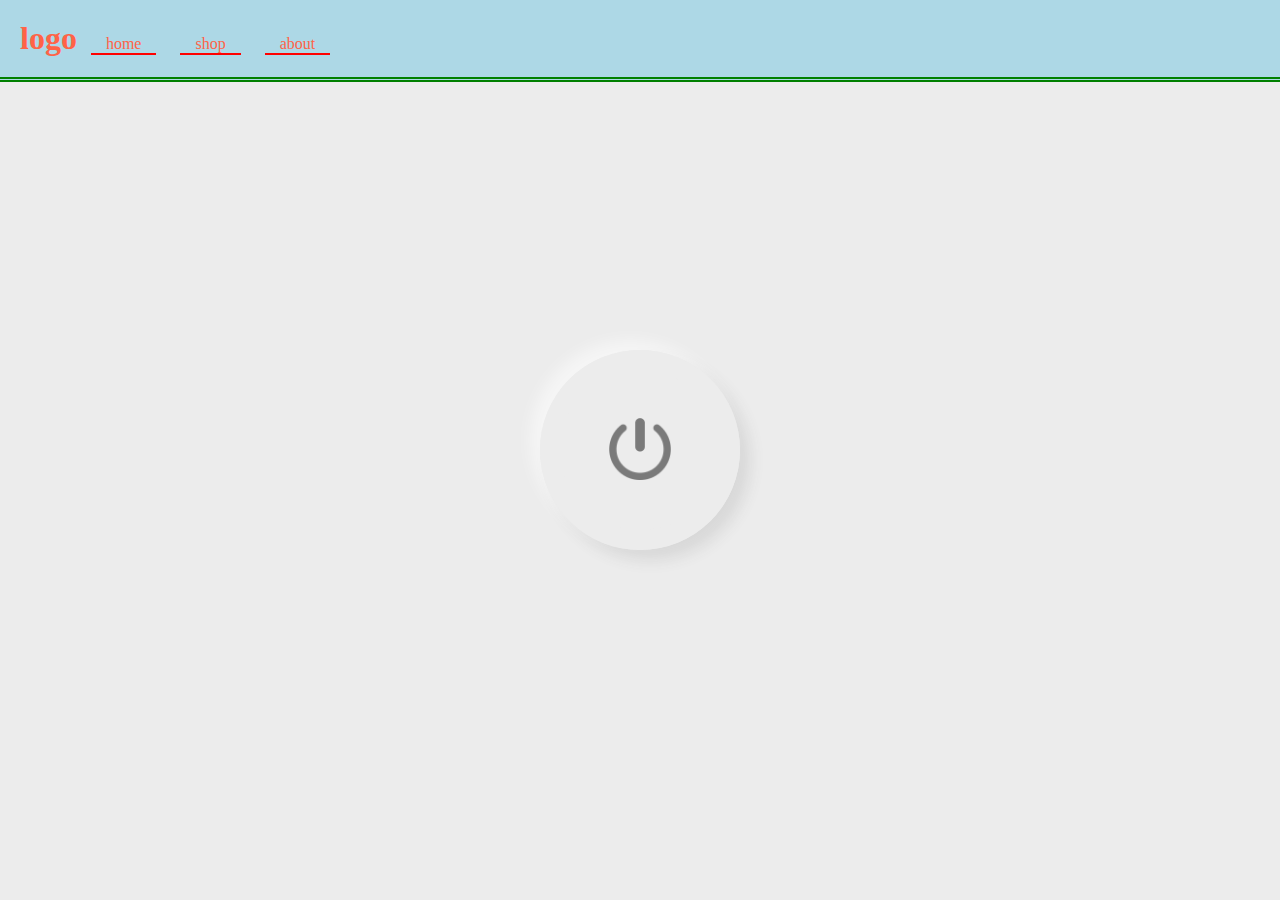
<file: css-lesson4/about.html>
<!DOCTYPE html>
<html lang="en">
<head>
  <meta charset="UTF-8">
  <meta name="viewport" content="width=device-width, initial-scale=1.0">
  <title>Document</title>
  <link rel="stylesheet" href="./assets/css/header_nav.css">
  <link rel="stylesheet" href="./assets/css/about.css">
</head>
<body>
  <div class="nav-panel">
    <span>logo</span>
    <ul>
      <li><a href="./home.html">home</a></li>
      <li><a href="./shop.html">shop</a></li>
      <li><a href="./about.html">about</a></li>
    </ul>
  </div>

  <input type="checkbox">
</body>
</html>
</file>
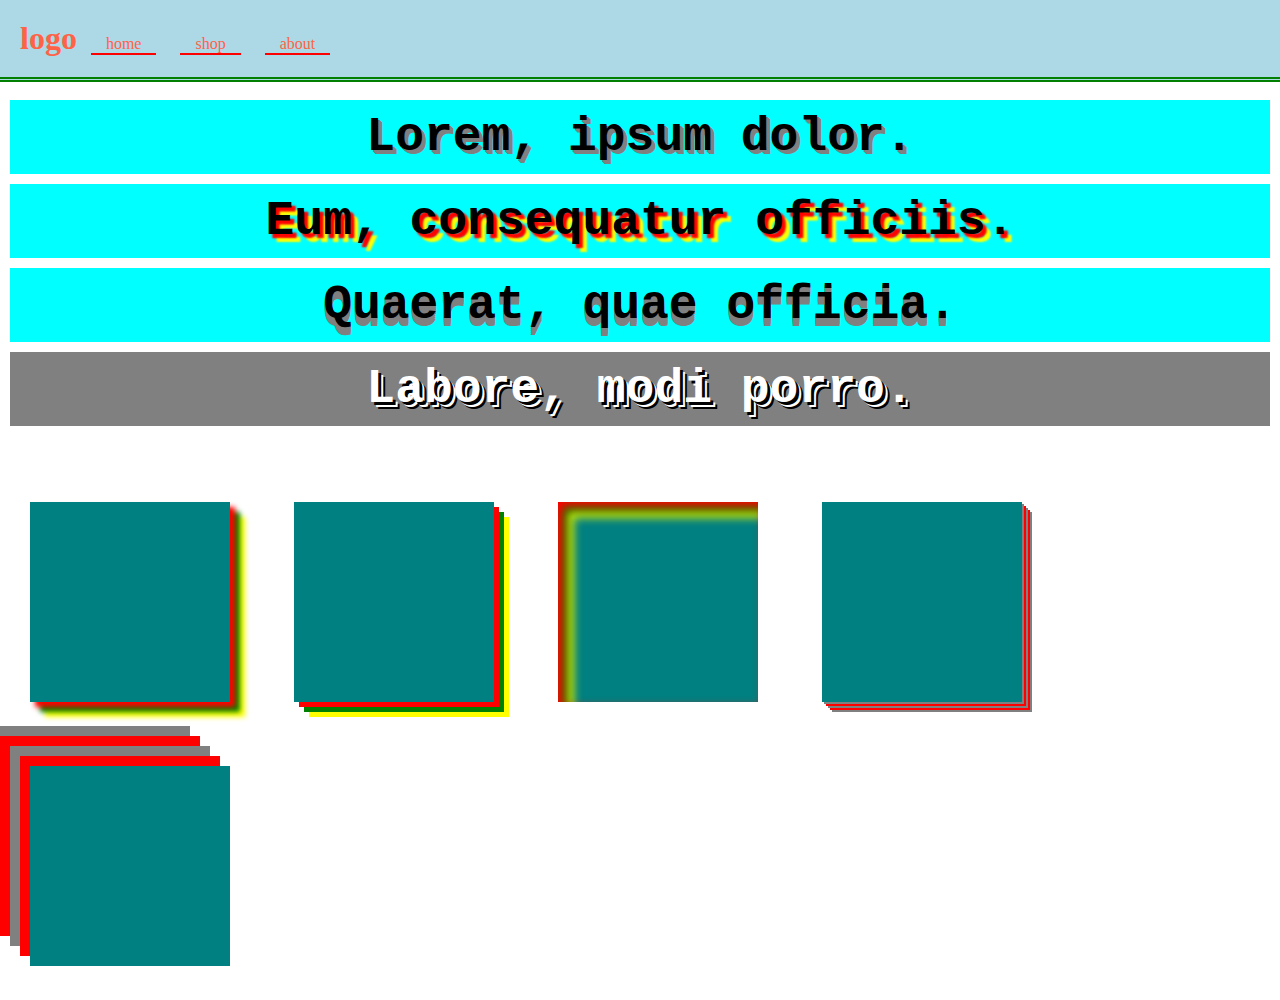
<file: css-lesson4/home.html>
<!DOCTYPE html>
<html lang="en">
<head>
  <meta charset="UTF-8">
  <meta name="viewport" content="width=device-width, initial-scale=1.0">
  <title>Document</title>
  <link rel="stylesheet" href="./assets/css/header_nav.css">
  <link rel="stylesheet" href="./assets/css/home.css">
</head>
<body>
  <div class="nav-panel">
    <span>logo</span>
    <ul>
      <li><a href="#">home</a></li>
      <li><a href="./shop.html">shop</a></li>
      <li><a href="./about.html">about</a></li>
    </ul>
  </div>

  <div class="content-wrapper">
    <h1 class="h1">Lorem, ipsum dolor.</h1>
    <h1 class="h1_2">Eum, consequatur officiis.</h1>
    <h1 class="h1_3">Quaerat, quae officia.</h1>
    <h1 class="h1_4">Labore, modi porro.</h1>
  </div>
  <br>
  <br>
  <div class="box1"></div>
  <div class="box2"></div>
  <div class="box3"></div>
  <div class="box4"></div>
  <div class="box5"></div>
</body>
</html>
</file>
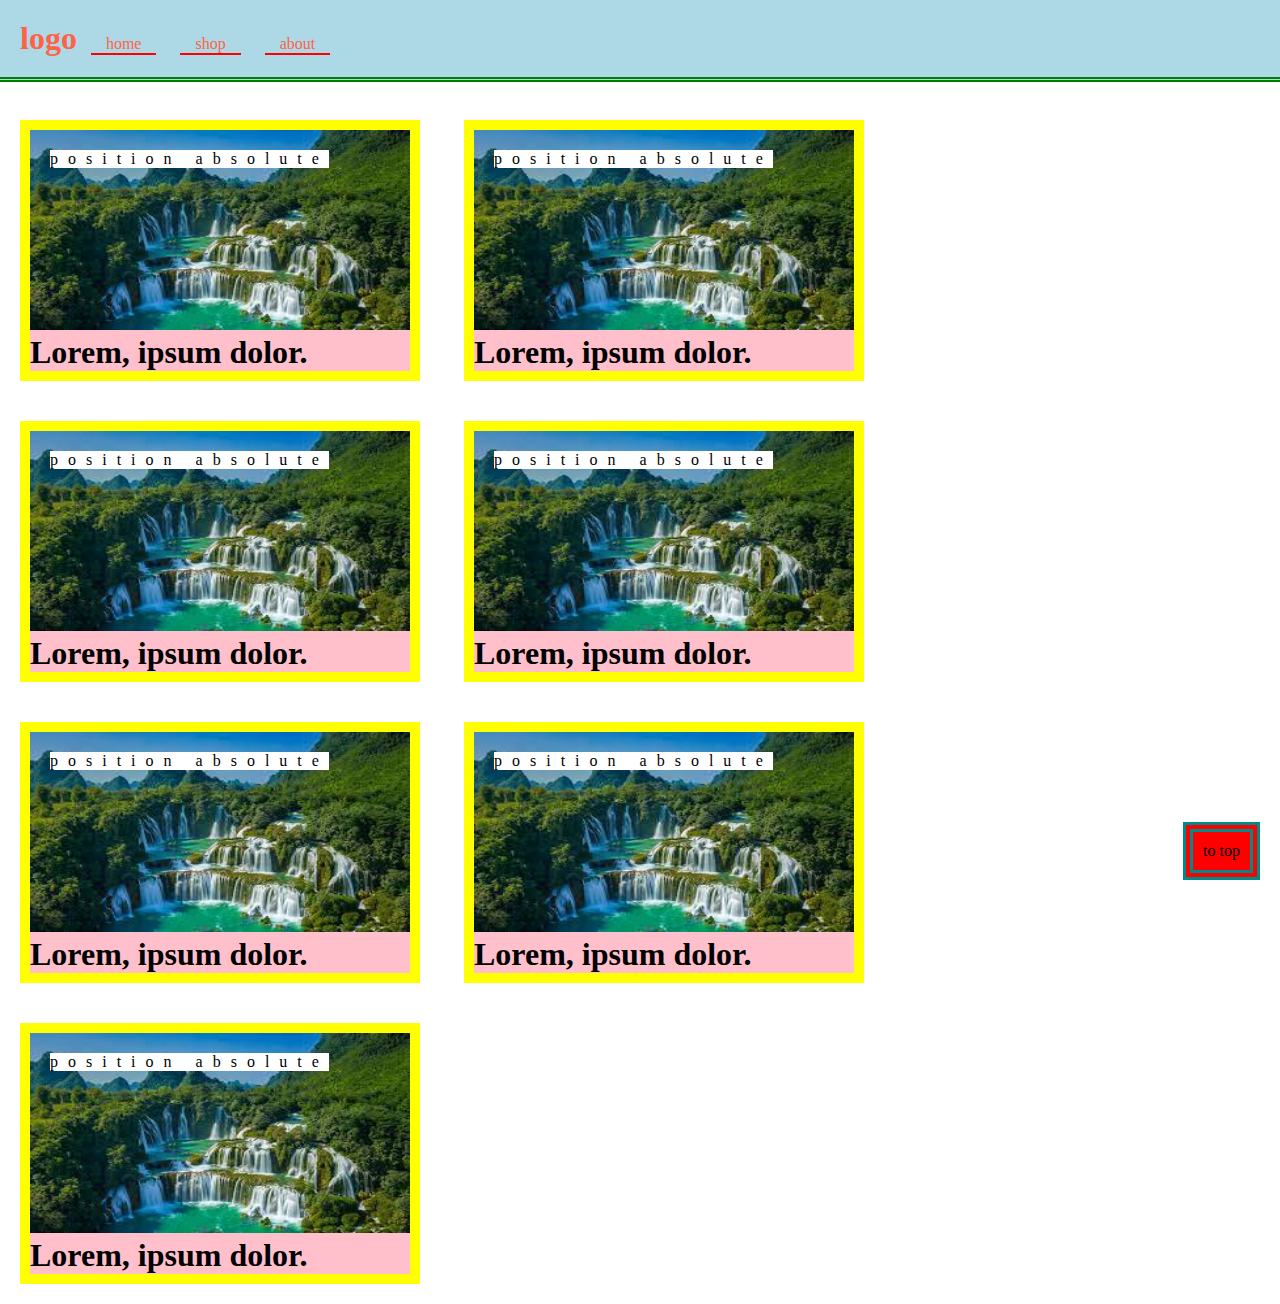
<file: css-lesson4/shop.html>
<!DOCTYPE html>
<html lang="en">
<head>
  <meta charset="UTF-8">
  <meta name="viewport" content="width=device-width, initial-scale=1.0">
  <title>Document</title>
  <link rel="stylesheet" href="./assets/css/header_nav.css">
  <link rel="stylesheet" href="./assets/css/shop.css">
</head>
<body>
  <div class="nav-panel">
    <span>logo</span>
    <ul>
      <li><a href="./home.html">home</a></li>
      <li><a href="./shop.html">shop</a></li>
      <li><a href="./about.html">about</a></li>
    </ul>
  </div>

  <div class="wrapper">
    <div class="card1">
      <img src="./assets/media/img.jpg" alt="vodopad">
      <p>position absolute</p>
      <h1>Lorem, ipsum dolor.</h1>
    </div>
    
    <div class="card2">
      <img src="./assets/media/img.jpg" alt="vodopad">
      <p>position absolute</p>
      <h1>Lorem, ipsum dolor.</h1>
    </div>
    
    <div class="card3">
      <img src="./assets/media/img.jpg" alt="vodopad">
      <p>position absolute</p>
      <h1>Lorem, ipsum dolor.</h1>
    </div>
    
    <div class="card4">
      <img src="./assets/media/img.jpg" alt="vodopad">
      <p>position absolute</p>
      <h1>Lorem, ipsum dolor.</h1>
    </div>
    
    <div class="card5">
      <img src="./assets/media/img.jpg" alt="vodopad">
      <p>position absolute</p>
      <h1>Lorem, ipsum dolor.</h1>
    </div>
    
    <div class="card6">
      <img src="./assets/media/img.jpg" alt="vodopad">
      <p>position absolute</p>
      <h1>Lorem, ipsum dolor.</h1>
    </div>
    
    <div class="card7">
      <img src="./assets/media/img.jpg" alt="vodopad">
      <p>position absolute</p>
      <h1>Lorem, ipsum dolor.</h1>
    </div>

    <div class="button"><a href="#">to top</a></div>
  </div>

</body>
</html>
</file>
<file: css-10-project-grid-salma+/assets/css/style.css>
@import url('https://fonts.googleapis.com/css2?family=Roboto&display=swap');

* {
  margin: 0;
  padding: 0;
  box-sizing: border-box;
}

a {
  text-decoration: none;
  color: inherit;
}

.container {
  margin: 0 80px;
  font-family: 'Roboto', sans-serif;
}

/* HEADER START */

.header {
  background-color: #F6F7F1;
}

.nav-bar {
  display: grid;
  grid-template-columns: 9.25fr repeat(5, 1.5fr) .4fr;
  grid-template-rows: 80px;
  justify-items: center;
  align-items: center;
  padding: 0 100px;
}

.nav-bar h2 {
  justify-self: start;
}

/* HEADER END */

/* SHOWCASE START */

.showcase_images {
  color: #fff;
  display: grid;
  grid-template-columns: 1fr 1fr;
  grid-template-rows: 720px 636px;
  gap: 8px;
  margin: 0 auto;
}

.showcase_images .img1 {
  background: url('../media/show1.png');
  background-size: cover;
  grid-column: 1 / 3;
  display: flex;
  flex-direction: column;
  justify-content: center;
}

.showcase_images .img1 > * {
  width: 50%;
  text-align: center;
}

.showcase_images .img1 p {
  font-size: 12px;
  line-height: 14.4px;
}

.showcase_images .img1 h1 {
  font-size: 56px;
  line-height: 56px;
  font-weight: 400;
  margin: 16px 0 44px;
}

.showcase_images .img1 div button {
  padding: 15px 30px;
  background-color: #1f1e1e;
  color: white;
}

.showcase_images .img2 {
  background: url('../media/show2.png');
  background-size: cover;
  grid-column: 1 / 2;
  display: flex;
  flex-direction: column;
  justify-content: end;
  padding: 0 44px 44px 44px;
}

.showcase_images .img2 p:first-child {
  font-size: 41px;
  line-height: 44px;
  padding-bottom: 15px;
  border-bottom: 2px solid rgba(255,255,255,.25);
}

.showcase_images .img3 {
  background: url('../media/show3.png');
  background-size: cover;
  grid-column: 2 / 3;
  display: flex;
  flex-direction: column;
  justify-content: end;
  padding: 0 44px 44px 44px;
}

.showcase_images .img3 p:first-child {
  font-size: 41px;
  line-height: 44px;
  padding-bottom: 15px;
  border-bottom: 2px solid rgba(255,255,255,.25);
}

/* SHOWCASE END */

/* SHOP START */

.shop {
  text-align: center;
  padding: 69px 0 0;
}

.shop .container > p {
  width: 906px;
  font-size: 36px;
  line-height: 48px;
  margin: 0 auto;
}

.shop-offer {
  display: grid;
  width: 800px;
  margin: 56px auto 0;
  padding: 17px 0;
  grid-template-columns: repeat(3, 1fr);
  border-top: 1px solid rgba(0,0,0,.12);
  border-bottom: 1px solid rgba(0,0,0,.12);
}

.shop-offer div:nth-child(2) {
  border-left: 1px solid rgba(0,0,0,.12);
  border-right: 1px solid rgba(0,0,0,.12);
}

.stuff {
  display: grid;
  grid-template-columns: repeat(3, 1fr);
  gap: 8px;
  margin-top: 64px;
}

.stuff div {
  background-color: #eeeee9;
}

.stuff div img {
  width: 100%;
  height: 100%;
  object-fit: cover;
}

.stuff div p {
  display: inline-block;
  width: 49.54%;
}

.stuff div p:nth-child(2) {
  text-align: left;
  padding-left: 8px;
}

.stuff div p:nth-child(3) {
  text-align: right;
  padding-right: 8px;
}

/* SHOP END */

/* STEPS START */

.steps {
  margin: 128px 0;
}

.steps .container {
  display: grid;
  grid-template-columns: 1fr 1fr;
  grid-template-rows: 350px 490px 400px;
}

.steps .container img {
  padding-right: 32px;
}

.steps .container > div * {
  display: inline-block;
}

.steps .container > div:nth-child(1) h2 {
  font-size: 54px;
  line-height: 56px;
  margin-bottom: 28px;
  display: block;
}

.steps .container > div:nth-child(1) p {
  font-size: 20px;
  line-height: 26.7px;
  width: 350px;
}

.steps .container > div:nth-child(2) {
  align-self: end;
  padding-bottom: 45px;
  padding-left: 30px;
}

.steps .container > div:nth-child(2) * {
  vertical-align: middle;
}

.steps .container > div:nth-child(3) {
  justify-self: end;
}

.steps .container > div:nth-child(3) * {
  vertical-align: middle;
}

.steps .container > div:nth-child(4) {
  justify-self: right;
  align-self: flex-end;
  padding-bottom: 45px;
  padding-right: 60px;
}

.steps .container > div:nth-child(4) * {
  vertical-align: middle;
}

.steps .container > div:nth-child(5) {
  justify-self: center;
  align-self: flex-end;
  grid-column: 1 / 3;
  padding-left: 60px;
}

.steps .container > div:nth-child(5) * {
  vertical-align: middle;
}

/* STEPS END */

/* REST OF STORY START */

.rest-of-story {
  padding: 0 124px;
}

.rest-of-story .container {
  display: grid;
  grid-template-columns: 1fr 1fr;
  grid-template-rows: 72px 540px;
}

.rest-of-story .container h2 {
  grid-column: 1 / 3;
  justify-self: center;
  align-self: self-start;
  font-size: 29px;
  line-height: 40px;
  font-weight: normal;
}

.rest-of-story img {
  width: 100%;
  height: 100%;
}

.rest-of-story .container div:last-child {
  width: 100%;
  height: 100%;
  padding: 0 64px;
  background-color: #d5d8d1;
  background-size: cover;
  display: flex;
  flex-direction: column;
  justify-content: center;
  align-items: center;
}

.rest-of-story blockquote {
  text-indent: 20px;
  font-size: 24px;
  line-height: 32px;
  text-align: justify;
  margin-bottom: 4px;
}

/* REST OF STORY END */

/* SPONSORS START */

.sponsors {
  margin: 64px 0;
}

.sponsors .container {
  display: grid;
  grid-template-columns: repeat(4, 1fr);
  grid-template-rows: 90px;
  font-size: 16px;
  line-height: 21px;
  justify-items: center;
}

.sponsors .container * {
  text-align: center;
}

/* SPONSORS END */

/* COMMERCE START */

.commerce {
  background-color: #B6ACA9;
}

.commerce .container {
  height: 629px;
  padding: 64px 0;

}

.commerce .container {
  display: flex;
}

.commerce .left {
  text-align: center;
  width: 58%;
  position: relative;
  height: 100%;
}

.commerce .left > img {
  position: absolute;
  bottom: -124px;
  left: 40px;
}

.commerce .right {
  padding-left: 80px;
  width: 40%;
  height: 100%;
  display: flex;
  flex-direction: column;
  justify-content: end;
}

.commerce .container > div p {
  width: 301px;
}

.commerce button {
  width: 138px;
  background-color: #1f1e1e;
  padding: 13px 30px 17px;
  color: white;
  margin-top: 14px;
}

/* COMMERCE END */

/* ANSWERS START */

.answers {
  margin: 128px 0;
  padding: 0 124px;
}

.answers .container {
  display: grid;
  grid-template-columns: repeat(12, 1fr);
  grid-template-rows: 15px 28px 56px repeat(4, 81px) 15px 42px 15px;
}

.answers .container .label {
  grid-column: 2 / 4;
  grid-row: 1 / 2;
}

.answers .container .line {
  grid-column: 1 / 2;
  align-self: end;
  width: 80px;
  height: 1px;
  background-color: #1f1e1e;
  margin-right: 8px;
  margin-bottom: 4px;
}

.answers .container h2 {
  padding-top: 6px;
  grid-column: 1 / 6;
  grid-row: 3 / 4;
  font-size: 51px;
  line-height: 56px;
  font-weight: normal;
}

.answers .container .text-line {
  grid-column: 5 / 13;
  border-bottom: 1px solid rgba(0,0,0,.12);
  align-self: center;
  line-height: 80px;
}

.answers .container .line1 {
  grid-row: 5 / 6;
}

.answers .container .line2 {
  grid-row: 6 / 7;
}

.answers .container .line3 {
  grid-row: 7 / 8;
}

.answers .container button {
  grid-column: -1 / -3;
  font-family: 'Roboto', sans-serif;
  width: 160px;
  grid-row: -3 / -2;
  background-color: #1f1e1e;
  color: white;
  text-transform: uppercase;
  font-size: 11px;
  padding: 15px 30px;
  justify-self: end;
}

.answers .container p:last-child {
  grid-column: -4 / -1;
  grid-row: -2 / -1;
  justify-self: end;
  padding-right: 12px;
  font-size: 10px;
  text-transform: uppercase;
  align-self: end;
}

/* ANSWERS END */

/* FOLLOW START */

.follow {
  padding: 0 64px;
}

.follow .container {
  display: grid;
  grid-template-columns: repeat(4, 1fr);
  grid-template-rows: 126px 162px 284px;
  justify-items: center;
}

.follow .container h2 {
  grid-column: 1 / 5;
  grid-row: 1 / 2;
  font-size: 56px;
  line-height: 56px;
  width: 453px;
  text-align: center;
  font-weight: 400;
}

.follow .container span {
  color: #cec7e6;
}

.follow .container button {
  width: 161px;
  height: 42px;
  border-radius: 4px;
  grid-column: 1 / 5;
  grid-row: 2 / 3;
  align-self: center;
  background-color: #1f1e1e;
  color: white;
  font-family: 'Roboto', sans-serif;
  font-size: 12px;
  text-transform: uppercase;
}

.follow .container img {
  padding: 0 25px;
}

.follow .container .img-2 {
  border-right: 1px solid rgba(0,0,0,.12);
  border-left: 1px solid rgba(0,0,0,.12);
}

.follow .container .img-3 {
  border-right: 1px solid rgba(0,0,0,.12);
}

/* FOLLOW END */

/* SIGN-UP START */

.sign-up {
  margin-top: 192px;
  height: 327px;
  border-top: 1px solid rgba(0,0,0,.12);
  border-bottom: 1px solid rgba(0,0,0,.12);
}

.sign-up .container {
  display: flex;
  padding: 33px 0;
  height: 100%;
}

.sign-up .container h2 {
  font-size: 33px;
  line-height: 45px;
  font-weight: normal;
}

.sign-up .container .sign-left {
  display: inline-flex;
  width: 60%;
  flex-direction: column;
  justify-content: space-evenly;
}

.sign-up .container .sign-left .bottom {
  font-size: 10px;
  line-height: 13.3px;
  text-transform: uppercase;
}

.sign-up .container .sign-left a {
  color: #B6ACA9;
}

.sign-up .container .sign-right {
  width: 40%;
  padding: 32px 63px 0;
  border-left: 1px solid rgba(0,0,0,.12);
  font-size: 12px;
  line-height: 16px;
}

.sign-up .container .sign-right h4 {
  margin-bottom: 32px;
  font-weight: normal;
  text-transform: uppercase;
}

.sign-up .container .sign-right .links {
  display: flex;
  justify-content: space-between;
  width: 100%;
  text-transform: uppercase;
}

.sign-up .container .sign-right .links li:first-child {
  margin-bottom: 16px;
}

.sign-up .container .sign-right .links li {
  list-style: none;
  margin-bottom: 8px;
}

/* SIGN-UP END */

/* CONTACTS START */

.contacts {
  padding: 0 24px;
  margin: 64px 0;
}

.contacts .container {
  display: flex;
}

.contacts .container div {
  width: 33.33%;
  text-align: center;
  font-size: 26px;
  line-height: 34.7px;
}

/* CONTACTS END */

/* PAYMENT START */

.payment {
  background-color: rgba(0,0,0,.04);
}

.payment .container {
  display: flex;
}

.payment .container div > * {
  padding: 16px 0;
  display: inline-block;
  vertical-align: bottom;
}

.payment .container > div:first-child {
  width: 50%;
}

.payment .container > div:last-child {
  width: 50%;
  text-align: end;
}

.payment .container > div:last-child * {
  vertical-align: middle;
}

.payment .container > div:last-child img {
  margin: 0 10px;
}

/* PAYMENT END */

/* FOOTER START */

.foot {
  background-color: #1f1e1e;
  color: white;
  padding: 16px 0;
}

.foot .container span {
  display: inline-block;
  padding: 6px;
  background-color: rgba(255,255,255,.12);
  font-size: 12px;
  line-height: 16px;
  margin: 0 6px 0 0;
  cursor: pointer;
}

.foot .container button {
  margin:0 0 8px 55px;
  padding: 6px 12px;
  background-color: #237DFF;
  color: white;
  cursor: pointer;
}

/* FOOTER END */
</file>
<file: css-10-project-grid/assets/css/style.css>
.pics {
  display: grid;
  grid-template-columns: repeat(8, 1fr);
  grid-template-rows: 2fr repeat(3, 1fr) 2fr;
  gap: 9px;
  background-color: brown;
}

.pic img {
  width: 100%;
  height: 100%;
  object-fit: cover;
}

.img1 {
  grid-column: 1 / 3;
  grid-row: 1 / 2;
}

.img2 {
  grid-column: 3 / 6;
  grid-row: 1 / 3;
}

.img3 {
  grid-column: 6 / 7;
  grid-row: 1 / 2;
}

.img4 {
  grid-column: 7 / 9;
  grid-row: 1 / 2;
}

.img5 {
  grid-column: 1 / 3;
  grid-row: 2 / 5;
}

.img6 {
  grid-column: 3 / 5;
  grid-row: 3 / 5;
}

.img7 {
  grid-column: 5 / 6;
  grid-row: 3 / 4;
}

.img8 {
  grid-column: 6 / 8;
  grid-row: 2 / 4;
}

.img9 {
  grid-column: 8 / 9;
  grid-row: 2 / 5;
}

.img10 {
  grid-column: 1 / 2;
  grid-row: 5 / 6;
}

.img11 {
  grid-column: 2 / 4;
  grid-row: 5 / 6;
}

.img12 {
  grid-column: 4 / 5;
  grid-row: 5 / 6;
}

.img13 {
  grid-column: 5 / 8;
  grid-row: 4 / 6;
}

.img14 {
  grid-column: 8 / 9;
  grid-row: 5 / 6;
}
</file>
<file: css-7-project-interior/assets/css/style.css>
@import url('https://fonts.googleapis.com/css2?family=Nunito+Sans:wght@300;400;600&display=swap');

* {
  padding: 0px;
  margin: 0px;
  box-sizing: border-box;
}

a {
  text-decoration: none;
}

body {
  font-family: 'Nunito Sans', sans-serif;
  overflow-x: hidden;
}

.header {
  background-image: url('../media/mockup-white-wall-loft-style-house-with-sofa-accessories-room-3d-rendering\ 1.jpg');
  background-repeat: no-repeat;
  background-size: 100%;
  height: 100vh;  

}

.header .nav-panel {
  padding: 20px 0;
  background-color: #D3CBC5;

}

.header .nav-panel > * {
  text-align: center;
}

.header .nav-panel * {
  display: inline-block;
  vertical-align: middle;
}

.header .nav-panel .logo, .header .nav-panel .search-busket  {
  width: 30%;
}

.header .nav-links {
  width: 38%;
}

.header .nav-links li {
  margin-right: 20px;
  
}

.header .nav-links li a {
  color: #000;  
}

.header .nav-panel .search-busket img {
  margin-right: 20px;
}

.header .header-text {
  margin: 156px 0 0 165px;
  width: 403px;
  height: 309px;
  position: relative;
  padding-left: 18px;
  /* padding-top: 22px; */
}

.header .header-text p:nth-child(3) {
  color: #2C314B;
  font-size: 16px;
  line-height: 60px;
}

.header .header-text p:nth-child(5) {
  font-size: 24px;
  line-height: 60px;
}

.header-text p span {
    font-size: 16px;
    color: #878787;
}

.header .header-text * {
  text-align: left;
}

.header .horizontal-line {
  position: absolute;
  display: inline-block;
  vertical-align: top;
  width: 292px;
  height: 2px;
  background-color: #6B6C71;
  top: -1px;
  left: -22px;
}

.header .vertical-line {
  position: absolute;
  display: inline-block;
  height: 261px;
  width: 2px;
  background-color: #6B6C71;
  top: -22px;
  left: -1px;
}

.ver-line {
  position: absolute;
  width: 1.5px;
  height: 8px;
  background-color: #1c1b1b;
  top: -9px;
  left: -1.5px;
}

.bttm {
  position: absolute;
  width: 1.5px;
  height: 8px;
  background-color: #1c1b1b;
  bottom: -9px;
  right: -1.5px;
}

.right {
  position: absolute;
  width: 8px;
  height: 1.5px;
  background-color: #1c1b1b;
  bottom: -1.5px;
  right: -9px;
}

.hor-line {
  position: absolute;
  width: 8px;
  height: 1.5px;
  background-color: #1c1b1b;
  top: -1.5px;
  left: -9px;
  
}

.header .header-text h1 {
  font-size: 50px;
  line-height: 60px;
}

button {
  background-color: #1c1b1b;
  color: white;
  font-size: 14px;
  font-weight: 500;
  padding: 10px 17px;
  margin-top: 10px;
  position: relative;
}

/* MAIN START */

.main {
  padding-top: 94px;
}

.main section {
  padding: 0 165px;
}

/* MAIN END */

/* COLLECTION START */

.collection .card  {
  vertical-align: middle;
  background-color: #E5E6E6;
  display: inline-block;
  width: 350px;
  height: 448px;
  padding: 50px 0 0;
}

.collection .card:nth-child(2) {
  margin: 0 30px;
}

.collection .card h2 {
  font-size: 30px;
  line-height: 40px;
  width: 215px;
  color: #282828;
  font-weight: 400;
  margin-left: 31px;
}

.collection .card:nth-of-type(2) h2 {
  padding-bottom: 40px;
  
}

.collection .card button {
  display: block;
  background-color: transparent;
  color: #000;
  margin-left: 31px;
  border: .6px solid #000;
}



.card button .ver-line {
  width: .6px;
  left: -1px;
  top: -8.5px;
}

.card button .hor-line {
  height: .6px;
  left: -8.5px;
  top: -.5px;
}

.card button .bttm {
  width: .6px;
  bottom: -8.5px;
  right: -1px;
}

.card button .right {
  height: .6px;
  bottom: -1px;
  right: -8.5px;
}

.collection .card:first-child img {
  display: block;
  margin: 17px 48px 19px auto;
}

.collection .card:last-child img {
  display: block;
  margin: 29px 51px 9px auto;
}

/* COLLECTION END */

/* NEW GARMENTS START */

.new-garments {
  margin-top: 114px;
}

.new-garments * {
  display: inline-block;
}

.title {
  display: block;
}

.cross {
  vertical-align: middle;
  width: 55px;
  height: 1px;
  background-color: #9A6437;
}

.title p {
  vertical-align: middle;
  font-size: 16px;
  line-height: 60px;
  color: #9A6437;
}

.section-nav h2 {
  font-size: 42px;
  line-height: 60px;
  font-weight: normal;
  vertical-align: middle;
}

.section-nav {
  width: 100%;
}
  
.section-nav nav {
  vertical-align: middle;
  width: 60%;
  text-align: right;
}

.section-nav nav li {
  margin-left: 10px;
}

.section-nav nav a {
  padding: 10px;
  font-size: 16px;
  color: #000;
}

.section-nav nav a:hover {
  color: white;
  background-color: #000;
}

.garments_card {
  width: 255px;
  margin-top: 39px;
  margin-right: 30px;
}

.garments_card div:first-child {
  padding: 64px 0 0;
  background-color: #f7f7f7;
  text-align: center;
}

.ico-set {
  padding: 9px 0;
  width: 100%;
  background-color: #000;
  text-align: center;
  margin-top: 32px;
}

.ico-set * {
  vertical-align: middle;
  margin: 0 10px;
}

.garments_card h3 {
  display: block;
  font-size: 18px;
  font-weight: 600;
  line-height: 28px;
  margin: 6px 0 9px;
}

.garments_card p {
  font-size: 15px;
  line-height: 28px;
  width: 47.5%;
}

.garments_card p span {
  color: #737373;
  text-decoration: line-through;
}

.garments_card > div{
  width: 100%;
}

.garments_card div:last-child div {
  width: 50%;
  text-align: right;
}

/* NEW GARMENTS END */


/* FEEDBACK STARTS */

.feedback {
  background-image: url('../media/interirer-feedback.png');
  background-size: 100%;
  padding: 73px 165px 82px;
  background-color: rgba(14, 14, 14, .39);
  background-blend-mode: color;
  text-align: center;
  margin-top: 91px;
}

.feedback .title * {
  display: inline-block;
  color: #e0e0e0;
  vertical-align: middle;
}

.feedback h2 {
  color: #e0e0e0;
  margin-bottom: 31px;
  font-size: 42px;
  line-height: 60px;
}

.preline {
  width: 55px;
  height: 1px;
  background-color: #e0e0e0;
}

.postline {
  width: 55px;
  height: 1px;
  background-color: #e0e0e0;
}

.card-wrapper {
  padding-top: 100px;
}

.feed-card {
  display: inline-block;
  background-color: white;
  width: 255px;
  height: 314px;
  padding: 0 22px 22px;
  margin: 0 15px;
  font-size: 14px;
  line-height: 24px;
}

.feed-card:nth-child(2) {
  position: relative;
  bottom: 52px;
}

.feed-card > img {
  position: relative;
  bottom: 36px;
  background-color: #d9d9d9;
  border-radius: 50%;
}

.feed-card p:first-of-type {
  display: block;
  font-size: 24px;
  line-height: 34px;
}

.feed-card p:nth-of-type(2) {
  color: #999999;
}

.feed-card p:last-child {
  color: #999;
  font-weight: 300;
}

.feed-card span {
  vertical-align: super;
}

/* FEEDBACK END */

/* SPECIAL PRODUCTS STARTS*/

.special {
  margin-top: 106px;
}

.special * {
  display: inline-block;
  
}

/* SPECIAL PRODUCTS END*/

/* SERVICE START */

.service {
  background-color: #000;
  height: 165px;
  padding: 53px 51px;
  margin: 100px 165px;
  width: 1130px;
}

.service * {
  color: #fff;
  display: inline-block;
  vertical-align: middle;
}

.service > div * {
  vertical-align: middle;
}

.service > div {
  width: 24.5%;
  padding-left: 31px;
  padding-right: 27px;
  border-right: 1px solid #fff;
}

.service > div:last-child {
  border-right: none;
}

.service > div img {
  line-height: 59px;
  
}

.service > div div {
  width: 70%;

}

/* SERVICE END */

/* ARTICLES START */

.articles {
  text-align: center;
  margin: 0 165px;
}

.articles .title div {
  background-color: #9A6437;
}

.articles .title * {
  vertical-align: middle;
  display: inline-block;
}

.articles h2 {
  display: block;
  margin-bottom: 45px;
}

.articles .art-card:nth-child(4) {
  margin: 0 31px;
}

.art-card {
  width: 350px;
  height: 502px;
  text-align: start;
  display: inline-block;
}

.art-card_text {
  padding: 37px 30px 19px;
  border: 1px solid #acacac;
}

.art-card .image{
  background-image: url('../media/sofa-articles.png');
  background-size: 100% 105%;
  background-repeat: no-repeat;
  width: 100%;
  height: 309.8px;
}

.art-card div div * {
  display: inline-block;
}

.art-card_text div {
  display: inline-block;
  width: 48%;
}

.art-card_text > p {
  margin: 10px 0 8.1px;

}

.art-card_text button {
  background-color: transparent;
  color: #000;
}

/* ARTICLES END */

/* CONTACTS START */

.contact {
  height: 422px;
  width: 100%;
  padding-top: 134px 0;
  margin-top: 135px;
}

.back-color {
  margin-left: -90px;
  border-top-left-radius: 50%;
  border-top-right-radius: 50%;
  width: 110%;
  padding: 88px 0 78.2px;
  background-color: #ddd7d1;
  background-clip: padding-box;
}

.back-color >  * {
  width: 423px;
  margin: 0 auto;
  text-align: center;
}

.contact .logo img, .contact .logo p {
  display: inline-block;
  height: 71px;
  font-size: 35px;
  vertical-align: text-bottom;
}

/* CONTACT END */


footer {
  height: 60px;
  padding: 0 165px;
}

footer p {
  width: 49.5%;
  display: inline-block;
}

footer .social {
  text-align: right;
  width: 49.5%;
  display: inline-block;
}

footer .social img {
  display: inline-block;
  margin-left: 30px;
}
</file>
<file: css-8-project-interior+/assets/css/style.css>
* {
  margin: 0;
  padding: 0;
  box-sizing: border-box;
}

a {
  text-decoration: none;
}

body::-webkit-scrollbar  {
  display: none;
}

.container {
  margin: 0 120px;
}

.nav-panel {
  display: flex;
  justify-content: space-between;
  padding: 30px 0;
}

.logo {
  display: flex;
  align-items: center;
  gap: 8px;
}

.nav-panel ul {
  display: flex;
  gap: 40px;
  padding: 26px 0 18px 0;
}

.nav-panel ul li {
  list-style: none;
  color: #292f36;
}

.nav-panel ul li a{
  color: #292f36;
  font-size: 19px;
  font-weight: 30px;
}

.nav-panel ul li:hover a {
  color: #cda274;
}

.header .main-image {
  width: 100%;
  height: 831px;
  background-image: url('../media/main-image.jpg');
  background-size: 100% 100%;
  display: flex;
  align-items: center;
  border-bottom-left-radius: 290px;
}

.main-image .container {
  display: flex;
  flex-direction: column;
  width: 600px;
  height: 386px;
  letter-spacing: .22px;
}

h1 {
  font-size: 80px;
  line-height: 96px;
  font-weight: 400;
}

.main-image .container  p {
  margin: 19px 0 35px;
  font-size: 22px;
  line-height: 33px;
}

button {
  align-self: flex-start;
  font-size: 18px;
  letter-spacing: .72px;
  padding: 22px 17px 22px 34px;
  background-color: #292F36;
  border-radius: 18px;
  color: white;
}

/* INTERIOR DESIGN START */

.services {
  display: flex;

}

.services > * {
  width: 33%;
}

.service {
  padding: 75px 50px 70px;
  letter-spacing: 0.22px;
  color: #4d5053;
}

.service h3 {
  font-size: 25px;
  line-height: 39px;
  font-weight: 400;
  color: #292F36;
  text-align: center;
}

.services p {
  margin: 18px 0 58px;
  text-align: center;
  font-size: 22px;
  line-height: 33px;
}

.services button {
  display: block;
  margin: 0 auto;
  padding: 10px 98px;
  letter-spacing: 0.36px;
  color: #4d5053;
  background-color: white;
}

.services button * {
  vertical-align: middle;

}

/* INTERIOR DESIGN END */

/* ABOUT US START */
.about-us {
  display: flex;
  margin-top: 100px;
}

.about-us_info {
  width: 50%;
  padding-right: 180px;
  letter-spacing: .22px;
}

.about-us_info .contact {
  display: flex;
  align-items: center;
  gap: 20px;
}

.phone-ico {
  width: 93px;
  height: 93px;
  border-radius: 50%;
  background-color: #F4F0EC;
}

.phone-ico img {
  padding: 30px;
}

.about-us_info h2 {
  font-size: 50px;
  line-height: 65px;
  font-weight: normal;
  margin-top: 40px;
}

.about-us p {
  margin: 42px 0 40px;
  font-size: 22px;
  line-height: 33px;
  letter-spacing: .22px;
}

.about-us .contact_text {
  font-size: 24px;
  line-height: 36px;
  letter-spacing: .22px;
}

.about-us button {
  margin: 71px 0 37px;
}

.about-us_img {
  width: 50%;
  background: url('../media/interior-kitchen.jpg'), lightgray 50% / cover no-repeat;
  border-radius: 0px 326px 0px 123px;
}

/* ABOUT US END */

/* PEOPLE SAY START */

.people-say {
  background-color: #F4F0EC;
  padding: 103px 51px 120.31px;
  border-radius: 70px;
  margin-top: 140.40px;
}

.people-say h2 {
  text-align: center;
  margin-bottom: 47px;
  font-size: 45px;
  font-weight: 58.5px;
}

.people-say .cards {
  display: flex;
  justify-content: space-evenly;
}

.people-say .card {
  padding: 50px 75px 45px 35px;
  width: 356px;
  background-color: white;
  border-radius: 30px;
}

.people-say_figcaption {
  margin-left: 20px;
}

.people-say .card > * {
  display: inline-block;
  vertical-align: middle;
}

.people-say .people-say_img {
  width: 77px;
  height: 77px;
  border-radius: 50%;
  overflow: hidden;
}

.people-say .card p {
  margin-top: 25px;
  font-size: 20px;
  line-height: 30px;
}

/* PEOPLE SAY END */

/* BRANDS START */

.brands {
  display: flex;
  justify-content: space-evenly;
  margin-top: 139.61px;
}

/* BRANDS END */

/* RECENT PROJECTS START */

.recent-projects {
  margin-top: 115px;
  text-align: center;
}

.recent-projects h2 {
  font-size: 47px;
  line-height: 62.4px;
}

.recent-projects > p {
  font-size: 22px;
  line-height: 33px;
  margin: 20px 0 71px;
}

.photo-cards {
  display: flex;
  text-align: initial;
  flex-wrap: wrap;
  justify-content: space-between;
  column-gap: 20px;
  row-gap: 60px;
}

.photo-card {
  width: 590px;
  height: 756px;
  
}

.recent-img {
  width: 590px;
  height: 661px;
  background-size: cover;
  background-color: #4d5053;
  border-top-right-radius: 80px;
}

.img {
  background-image: url('../media/interior-sofa.jpg');

}

.img2 {
  background-image: url('../media/interior-table-set.jpg');
}
.img3 {
  background-image: url('../media/interior-bed.jpg');
}
.img4{
  background-image: url('../media/interior-bedroom.jpg');
}

.recent-figcaption {
  display: flex;
  justify-content: space-between;
  align-items: center;
  padding-top: 25px;
}

.recent-figcaption p:first-child {
  font-size: 24px;
  line-height: 37.5px;
}

.recent-figcaption p:first-child {
  font-size: 22px;
  line-height: 33px;
}

.recent_figcaption_img {
  width: 70px; 
  text-align: center;
  height: 70px;
  background-color: #F4F0EC;
  padding: 27px 30px;
  border-radius: 50%;
}

/* RECENT PROJECTS END */

/* DATA START */

.data {
  background-color: #F4F0EC;
  display: flex;
  justify-content: space-evenly;
  padding: 140px 120px;
  margin-top: 80px;
}

.data div {
  width: 288px;
  border-right: 1px solid #CDA274;
  text-align: center;
}

.data div:last-child {
  border-right: none;
}

.data div h3 {
  font-size: 85px;
  line-height: 127.5px;
  letter-spacing: 1.7px;
  color: #CDA274;
}

/* DATA END */

/* BLOGS START */

.blogs {
  text-align: center;
  margin-top: 145px;
}

.blogs h2 {
  font-size: 48px;
  line-height: 62.4px;
  margin-bottom: 21px;
}

.blogs > p {
  font-size: 22px;
  font-weight: 33px;
}

.blogs-wrapper {
  display: flex;
  flex-wrap: wrap;
  justify-content: space-between;
  row-gap: 40px;
  margin-top: 70px;
}

.blog-card {
  text-align: initial;
  width: 387px;
  height: 515px;
  border: 1px solid #e7e7e7;
  padding: 21px 21px 40px;
  border-radius: 62px;
}

.blog-card h3 {
  font-size: 25px;
  line-height: 35px;
  margin-top: 14.6px;
}

.blog-card_img {
  background-image: url('../media/interior-kitchen1.jpg');
  background-size: cover;
  border-radius: 45px 45px 0 0;
  width: 345px;
  height: 296.4px;
  position: relative;
}

.blog-card_img p {
  position: absolute;
  background-color: white;
  padding: 10px;
  bottom: 29px;
  left: 24px;
  border-radius: 8px 8px 8px 0;
}

.blog-card_figcaption {
  display: flex;
  line-height: 52px;
  margin-top: 10px;
}

.blog-card_figcaption .bttn {
  background-color: #F4F0EC;
  width: 52px;
  height: 52px;
  text-align: center;
  margin: 0 0 0 auto;
  border-radius: 50%;
}

/* BLOGS END */

/* JOIN US START */

.join-us {
  margin-top: 141px;
  text-align: center;
  letter-spacing: .22px;
  background-color: #292F36;
  padding: 100px 0 95px;
  color: white;
  border-radius: 70px;
}

.join-us button {
  background-color: #CDA274;
}

.join-us h2 {
  font-size: 50px;
  font-weight: 75px;
}

.join-us p {
  font-size: 22px;
  line-height: 33px;
  margin: 9px 0 31px;
}

/* JOIN US END */

/* CONTACTS START */

.contacts {
  margin-top: 130px;
  display: flex;
  justify-content: space-between;

}

.contacts > div {
  display: inline-flex;
  flex-direction: column;
  height: 374px;
  width: 25%;
  /* align-items: center; */
}

.contacts div:first-child > img {
  width: 177px;
  height: 50px;
}

.contacts div:first-child div {
  display: flex;
  justify-content: start;
  gap: 40px;
  width: 393.36px;
}

.contacts div:first-child p {
  margin: 15px 0 30px;
}

.contacts div:nth-child(2), .contacts div:nth-child(3) {
  justify-content: space-between;
  width: 210.72px;
}

.contacts div:nth-child(4) {
  gap: 30px;
  
}

.contacts div:nth-child(4) a {
  color: black;
}

/* CONTACTS END */

footer {
  padding: 35.8px 0;
  text-align: center;
  margin-top: 110px;
  border-top: 1px solid #e5e5e5;
}
</file>
<file: css-9-project-fotoprokat/assets/css/style.css>
* {
  margin: 0;
  padding: 0;
  box-sizing: border-box;
}

a {
  text-decoration: none;
}

.nav-panel {
  display: flex;
  height: 75px;
  justify-content: space-between;
  align-items: center;
  padding-left: 135px;
}

.nav-left {
  display: flex;
  gap: 40px;
}

.nav-right {
  display: flex;
  width: 500px;
  justify-content: space-between;
  padding-right: 27px;
  align-items: center;
}

.nav-right > div:nth-last-child(2) {
  border-left: 1px solid #efefef;
  border-right: 1px solid #efefef;
  width: 76px;
  height: 76px;
  line-height: 76px;
}

.nav-right p {
  align-self: flex-start;
}

.nav-right div {
  display: flex;
  justify-content: space-between;
  width: 131px;
}

.showcase {
  text-align: center;
  margin-top: 22px;
}
</file>
<file: css-lesson1/style.css>
div {
  background-color: #FFC0CB;
  color: #fff;
}

h3 {
  background-color: #FF0000;
}

u {
  background-color: #00FFFF;
  color: red;
}

.blue {
  background-color: gray;
  color: blue;
}

.green {
  background-color: yellow;
  color: green;
}

h2 {
  color: chocolate;
}

#h2 {
  color: #FF0000;
}
/* 
h2[id="h2"] {
  color: #008000;
} */

input[type='text'] {
  background-color: #008000;
}

input[type='password'] {
  background-color: #0000FF;
}
</file>
<file: css-lesson3/assets/css/style.css>
* {
  /* margin: 0;
  padding: 0; */
  box-sizing: border-box;
}

.container {
  background-image: linear-gradient(to right, lightblue, lightgreen);
  padding: 30px;
}

.item {
  text-align: center;
  width: 28%;
  margin: 20px 30px;
  background-color: khaki;
  display: inline-block;
}

.item img {
  width: 100%;
}

.item h2 {
  margin-left: 0;
  margin-right: auto;
  text-align: left;
  font-family: 'Courier New', Courier, monospace;
  letter-spacing: 8px;
}

.content_inner {
  padding: 10px 30px;
}

label[for^='red'] {
  color: red;
}

label[for^='blue'] {
  color: blue;
}

label[for^='black'] {
  color: black;
}

.item button {
  background-color: aquamarine;
  padding: 5px 15px;
  display: block;  
  margin: 20px auto;
}
</file>
<file: css-lesson5/assets/css/style.css>
* {
  margin: 0;
  padding: 0;
  box-sizing: border-box;
}

.content1 {
  margin: 20px;
  padding: 40px;
  border: 2px solid red;
}

.card {
  display: inline-block;
  width: 25.1%;
  border: 8px double cornflowerblue;
  background-color: cyan;
  margin: 20px;
  border-radius: 0 0 40px 40px;
  position: relative;
}

.card::before {
  content: 'new';
  height: 50px;
  width: 50px;
  text-align: center;
  line-height: 48px;
  /* padding: 8px; */
  border-radius: 50%;
  font-weight: 900;
  position: absolute;
  top: -20px;
  right: -20px;
  background-color: gold;
}

.image img {
  width: 100%;
}

.text {
  padding: 20px;
}

.text > h2 {
  padding: 10px 0;
}

.text > p {
  font-family: sans-serif;
  padding: 10px 0;
  line-height: 30px;
}

.text button:nth-of-type(1) {
  padding: 8px 14px;
  border-radius: 50px;
  background-color: greenyellow;
}

.text button:nth-of-type(2) {
  padding: 8px 14px;
  border-radius: 50px;
  background-color: darkslategray;
  color: white;
}

.content2 {
  border: 4px solid blue;
  margin: 20px;
  padding: 40px;
}

.main-card {
  width: 500px;
  border-top-left-radius: 50px;
  margin: 0 auto;
  padding: 30px;
  border: 3px solid lawngreen;
  background: linear-gradient(to bottom, rgba(255, 255, 255, 0.8), rgba(0, 0, 0, 0.8)), url('./../media/windowsmacvsbanner.webp');
  background-position: center top;
  background-repeat: no-repeat;
  line-height: 35px;
  font-size: 22px;
  font-weight: 700;
  background-size: cover;
  text-shadow: 1px 1px white;
  box-shadow: 0 15px 5px 5px darkcyan;
}
.main-card h1 {
  text-align: center;
  padding: 10px;
  font-size: 44px;
}

.main-card p {
  text-align: justify;

}

.buy-now {
  margin: 30px;
  padding: 6px 15px;
}
</file>
<file: css-6-project-apex/assets/css/style.css>
* {
  margin: 0;
  padding: 0;
  box-sizing: border-box;
  font-family: 'Montserrat', sans-serif;
}

a {
  text-decoration: none;
}

/* HEADER START */

.header {
  background: rgba(0,68,91,1) url('../media/Rectangle6.png') center;
  background-size: 100% 100%;
  width: 98.9vw;
  height: 100vh;
  padding: 30px 100px 0;
  color: white;
  background-blend-mode: multiply;
}

.header-nav * {
  display: inline-block;
}

.logotip p {
  font-size: 25px;
  font-weight: bold;
  letter-spacing: 2%;
  margin-left: 10px;
}

.logotip img {
  vertical-align: middle;
}

.nav-panel {
  vertical-align: middle;
  float: right;
  line-height: 100px;
  word-spacing: 30px;
}

.nav-panel li a { 
  color: white;
  font-size: 14px;
  font-weight: 500;
  letter-spacing: 2%;
}

.header > h1 {
  text-align: center;
  font-size: 43px;
  font-weight: bold;
  letter-spacing: 2%;
  margin-top: 98px;
}

.header .info {
  text-align: center;
  width: 716px;
  margin: 0 auto;
  font-size: 25px;
  font-weight: 500;
  word-spacing: 4px;
  letter-spacing: 2%;
  padding: 20px 0 0 0;
}

.header .info button {
  font-size: 14px;
  font-weight: bold;
  letter-spacing: 2%;
  text-transform: uppercase;
  color: black;
  padding: 25px 48px;
  background-color: #FDB44B;
}

.header .info blockquote {
  margin-bottom: 60px;
}

/* HEADER END */

.main {
  padding: 0px 100px 150px;
  letter-spacing: 2%;
}

.main section {
  margin-top: 150px;
}

.main h2 {
  font-size: 33px;
  font-weight: bold;
  color: #00445B;
}

.main h3 {
  font-size: 18px;
  font-weight: bold;
  margin-bottom: 10px;
}

.main p {
  font-size: 14px;
  font-weight: 400;
  line-height: 120%;
}

.slider_buttons {
  text-align: center;
}

.slider_buttons div:first-child {
  background-color: #00285B;
}

.slider_buttons div {
  display: inline-block;
  width: 35px;
  height: 4px;
  background-color: #646464;
}

.card {
  display: inline-block;
  width: 369px;
  box-shadow: 0 5px 15px rgba(0,0,0,.13);
}

.card:nth-of-type(2) {
  margin: 30px 101px 40px;
}

.card-text {
  padding: 37px;
}

/* YANGILIKLAR START */

.yangiliklar {
  letter-spacing: 2%;
}

.yangiliklar figure {
  display: inline-block;
}

.yangiliklar figure img {
  box-shadow: 0 5px 15px rgba(0,0,0,.13);
}

.yangiliklar figure:nth-of-type(2) {
  margin: 30px 103px 39px;
}

.yangiliklar figure figcaption {
  font-size: 18px;
  font-weight: bold;
  margin: 20px 0 10px;
}

.yangiliklar figure span {
  font-size: 14px;
  font-weight: 400;
  color: #646464;
}

/* YANGILIKLAR END */

/* KURSLAR START */

.card button {
  margin-top: 30px;
  width: 100%;
  padding: 1em 5.5em;
  background-color: #FDB44B;
  font-weight: bold;
  text-transform: uppercase;

}

/* KURSLAR END */

/* USTOZLAR START */

.ustozlar .card-text p:nth-of-type(2) {
  margin: 10px 0;
}

.ustozlar .card-text h3 {
  margin-bottom: 20px;
}

/* USTOZLAR END */

/* FOTOLAVHALAR START */

.fotolavhalar .card:nth-of-type(5) {
  margin: 0 101px;
}

.fotolavhalar .card {
  height: 271px;
  width: 365px;
}

/* FOTOLAVHALAR END */

/* VIDEAOLAVHALAR START */

.videolavhalar iframe {
  width: 369px;
  height: 273px;
  margin: 30px 30px 40px;
}

/* VIDEAOLAVHALAR END */

/* NATIJALAR START */

.natijalar h2 {
  margin-bottom: 60px;
}

.natijalar img {
  display: block;
  position: relative;
  bottom: 55px;
  height: 110px;
  margin: 0 auto;
}

.natijalar .card-text {
  margin-top: -20px;
  padding: 0 37px 37px;
}

.natijalar .card-text p:nth-of-type(2) {
  margin-bottom: 10px;
}

/* NATIJALAR START */

/* IZOHLAR START */

.izohlar .card-text p:nth-child(2) {
  color: #646464;
  margin: 10px 0 20px;
}

.izohlar .card-text p:last-of-type {
  margin-bottom: 20px;
}

/* IZOHLAR START */

/* ALOQA START */

.boglanish iframe {
  margin: 30px 0;
}

.boglanish {
  font-size: 14px;
  font-weight: 400;
  letter-spacing: 2%;
}

.boglanish a {
  color: black;
}

.boglanish span {
  display: inline-block;
  vertical-align: middle;
  line-height: 24px;
  margin-right: 60px;
}

.boglanish span:nth-of-type(1) {
  vertical-align: top;
  min-width: 280px;
  height: 32px;
}

.boglanish img {
  vertical-align: middle;
  margin-right: 10px;
}

.boglanish span:nth-last-of-type(1) {
  margin-right: 0;
}

/* ALOQA START */

.foot {
  padding: 50px 100px;
  background-color: #00445B;
  color: white;
}

.foot h2 {
  margin-bottom: 20px;
  font-size: 33px;
  font-weight: bold;
  color: #fff;
}

.foot input {
  margin-right: 30px;
}

.foot input[type='text'] {
  width: 369px;
  height: 46px;
  padding: 15px;
}

.foot input[type='tel'], .foot input[type='email'] {
  width: 269px;
  height: 46px;
  padding: 15px;
}

.foot button {
  background-color: #FDB44B;
  width: 169px;
  height: 46px;
  padding: 15px 45px;
  font-weight: bold;
}

.foot .line {
  width: 300px;
  height: 1px;
  background-color: white;
  margin: 50px auto;
}

.foot-logo {
  display: inline-block;
  min-width: 276px;
  vertical-align: middle;
}

.foot-logo .text, .foot-logo img {
  display: inline-block;
  vertical-align: middle;
}

.foot-logo img {
  width: 100px;
}

.foot-logo .text {
  width: 159px;
  margin-left: 17px;
}

.foot-logo .text p:first-child {
  font-size: 22px;
  font-weight: bold;
  margin-bottom: 10px;
}

.foot-logo .text p:last-child {
  text-align: center;
  font-size: 14px;
  font-weight: 400;
}

.foot > span {
  width: 328px;
  display: block;
  font-size: 14px;
  font-weight: light;
  letter-spacing: 2%;
  margin: -20px auto 0;
}
</file>
<file: css-lesson4/assets/css/header_nav.css>
* {
  margin: 0;
  padding: 0;
  box-sizing: border-box;
}

a {
  text-decoration: none;
  color: #ff6347;
}

.nav-panel {
  position: fixed;
  top: 0;
  left: 0;
  right: 0;
  border-bottom: 5px double #008000;
  background-color: #ADD8E6;
  color: #ff6347;
  padding: 20px;
  z-index: 5;
}

.nav-panel span {
  font-size: 32px;
  font-weight: bold;
}


ul {
  display: inline-block;

}

li {
  display: inline-block;
  margin: 0 10px;
  padding: 0 15px;
  border-bottom: 2px solid red;
}
</file>
<file: css-lesson4/assets/css/about.css>
body {
  background-color: #ececec;
  padding: 0;
  margin: 0;
}

input[type="checkbox"] {
  height: 200px;
  width: 200px;
  appearance: none;
  box-shadow: 
    -10px -10px 15px rgba(255, 255, 255, 0.5),
    10px 10px 15px rgba(70, 70, 70, 0.12);
  position: absolute;
  transform: translate(-50%, -50%);
  top: 50%;
  left: 50%;
  border-radius: 50%;
  border: 20px solid #ececec;
  outline: none;
  display: flex;
  align-items: center;
  justify-content: center;
  cursor: pointer;
}

input[type="checkbox"]::after {
  content: url('../media/on-off-button.png');
  zoom: 12%;
  color: #7a7a7a;
  font-size: 70px;
}

input[type="checkbox"]:checked{
  box-shadow: 
  -10px -10px 15px rgba(255, 255, 255, 0.5),
  10px 10px 15px rgba(70, 70, 70, 0.12),
  inset -10px -10px 15px rgba(255, 255, 255, 0.5),
  inset 10px 10px 15px rgba(70, 70, 70, 0.12);
}

input[type="checkbox"]:checked::after{
  content: url('../media/on-off-button-green.png');
}
</file>
<file: css-lesson4/assets/css/home.css>
a {
  text-decoration: none;
  color: #ff6347;
}

.content-wrapper {
  margin-top: 100px;
  font-family: 'Courier New', Courier, monospace;
}

.content-wrapper h1 {
  text-align: center;
  background-color: #00ffff;
  margin: 10px;
  padding: 10px 30px;
  font-size: 48px;
}

.h1 {
  text-shadow: 2px 2px gray, 3px 3px gray, 4px 4px gray;
}

.h1_2 {
  text-shadow: 4px 4px 2px red, 8px 8px 2px yellow, 4px 4px 2px gray;
}

.h1_3 {
  text-shadow: 0 2px gray, 0 4px gray, 0 6px gray, 0 8px gray;
}

.content-wrapper .h1_4 {
  background-color: #808080;
  color: white;
  text-shadow: 3px 3px black, 5px 5px white, 7px 7px black;
}

div[class*='box'] {
  display: inline-block;
  width: 200px;
  height: 200px;
  margin: 30px;
  background-color: teal;
}

.box1 {
  box-shadow: 5px 5px 5px red, 10px 10px 5px green, 15px 15px 5px yellow;
}

.box2 {
  box-shadow: 5px 5px red, 10px 10px green, 15px 15px yellow;
}

.box3 {
  box-shadow: inset 5px 5px 10px red, inset 10px 10px 10px green, inset 15px 15px 10px yellow;
}

.box4 {
  box-shadow: 2px 2px gray, 4px 4px red, 6px 6px gray, 8px 8px red, 10px 10px gray;
}

.box5 {
  box-shadow: -10px -10px red, -20px -20px gray, -30px -30px red, -40px -40px gray;
}
</file>
<file: css-lesson4/assets/css/shop.css>
.wrapper {
  margin-top: 100px;
}

div[class^="card"] {
  display: inline-block;
  background-color: pink;
  width: 400px;
  border: 10px solid yellow;
  position: relative;
  margin: 20px;
}

img {
  width: 100%;
  height: 200px;
}

p {
  position: absolute;
  top: 20px;
  left: 20px;
  background-color: white;
  letter-spacing: 10px;
}

.button a {
  position: fixed;
  right: 20px;
  bottom: 20px;
  padding: 10px;
  background-color: red;
  border: 10px double darkcyan;
  color: black;
}
</file>
